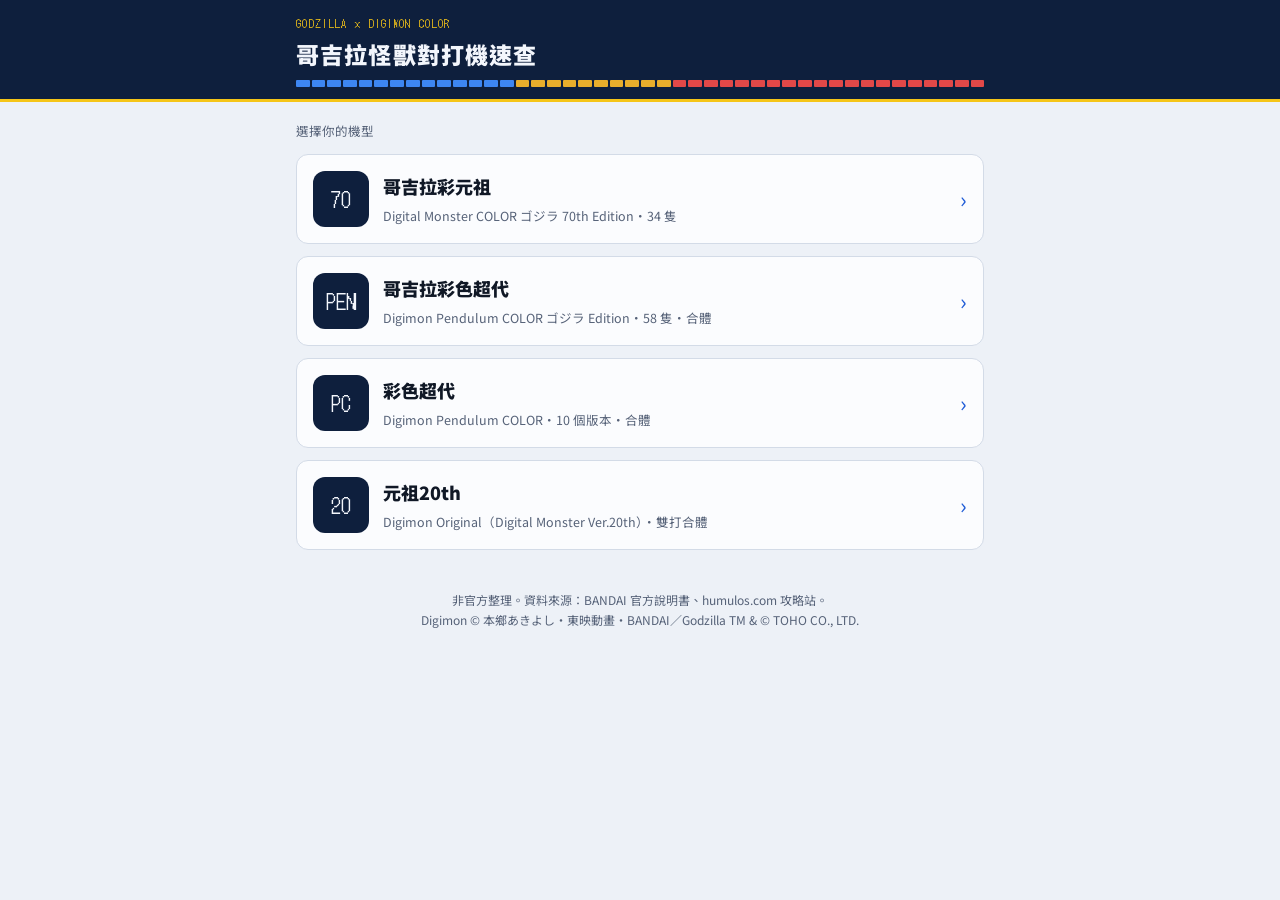
<file: docs/index.html>
<!doctype html>
<html lang="zh-Hant">
<head>
<meta charset="utf-8">
<meta name="viewport" content="width=device-width,initial-scale=1,viewport-fit=cover">
<title>哥吉拉怪獸對打機速查</title>
<meta name="theme-color" content="#0E1F3D">
<link rel="manifest" href="manifest.webmanifest">
<link rel="icon" href="icon-192.png">
<link rel="apple-touch-icon" href="apple-touch-icon.png">
<meta name="apple-mobile-web-app-capable" content="yes">
<meta name="mobile-web-app-capable" content="yes">
<meta name="apple-mobile-web-app-title" content="Digivice">
<link rel="preconnect" href="https://fonts.googleapis.com">
<link rel="preconnect" href="https://fonts.gstatic.com" crossorigin>
<link rel="stylesheet" href="https://fonts.googleapis.com/css2?family=DotGothic16&family=Noto+Sans+TC:wght@400;700;900&display=swap">
<link rel="stylesheet" href="app.css">
<style>
.pick{display:grid;gap:12px;padding-block:18px 40px}
.dev{display:grid;grid-template-columns:56px 1fr auto;gap:4px 14px;align-items:center;background:var(--surface);border:1px solid var(--line);border-radius:12px;padding:16px;text-decoration:none;color:var(--ink)}
.dev:hover{border-color:var(--accent)}
.dev .ic{grid-row:1/3;width:56px;height:56px;border-radius:12px;background:var(--lcd);display:grid;place-items:center;font:20px var(--f-dot);color:var(--lcd-ink)}
.dev b{font-size:18px;font-weight:900}
.dev small{grid-column:2;color:var(--sub);font-size:12.5px}
.dev .go{grid-row:1/3;grid-column:3;color:var(--accent);font-size:22px}
.dev .gm{display:flex;gap:2px;height:5px;width:44px}
.dev .gm i{flex:1;border-radius:1px}
.last{font-size:12.5px;color:var(--sub);margin:0}
</style>
</head>
<body>
<header class="band">
  <div class="wrap band-in">
    <p class="mark">GODZILLA × DIGIMON COLOR</p>
    <h1>哥吉拉怪獸對打機速查</h1>
    <div class="gmeter" aria-hidden="true"><i class="b"></i><i class="b"></i><i class="b"></i><i class="b"></i><i class="b"></i><i class="b"></i><i class="b"></i><i class="b"></i><i class="b"></i><i class="b"></i><i class="b"></i><i class="b"></i><i class="b"></i><i class="b"></i><i class="y"></i><i class="y"></i><i class="y"></i><i class="y"></i><i class="y"></i><i class="y"></i><i class="y"></i><i class="y"></i><i class="y"></i><i class="y"></i><i class="r"></i><i class="r"></i><i class="r"></i><i class="r"></i><i class="r"></i><i class="r"></i><i class="r"></i><i class="r"></i><i class="r"></i><i class="r"></i><i class="r"></i><i class="r"></i><i class="r"></i><i class="r"></i><i class="r"></i><i class="r"></i><i class="r"></i><i class="r"></i><i class="r"></i><i class="r"></i></div>
  </div>
</header>
<main class="wrap pick">
  <p class="last" id="last">選擇你的機型</p>
  <a class="dev" href="dmgz.html" data-dev="gz70">
    <span class="ic">70</span>
    <b>哥吉拉彩元祖</b>
    <small>Digital Monster COLOR ゴジラ 70th Edition・34 隻</small>
    <span class="go" aria-hidden="true">›</span>
  </a>
  <a class="dev" href="pengz.html" data-dev="pengz">
    <span class="ic">PEN</span>
    <b>哥吉拉彩色超代</b>
    <small>Digimon Pendulum COLOR ゴジラ Edition・58 隻・合體</small>
    <span class="go" aria-hidden="true">›</span>
  </a>
  <a class="dev" href="penc.html" data-dev="penc">
    <span class="ic">PC</span>
    <b>彩色超代</b>
    <small>Digimon Pendulum COLOR・10 個版本・合體</small>
    <span class="go" aria-hidden="true">›</span>
  </a>
  <a class="dev" href="dm20.html" data-dev="dm20">
    <span class="ic">20</span>
    <b>元祖20th</b>
    <small>Digimon Original（Digital Monster Ver.20th）・雙打合體</small>
    <span class="go" aria-hidden="true">›</span>
  </a>
  <footer>非官方整理。資料來源：BANDAI 官方說明書、humulos.com 攻略站。<br>Digimon © 本鄉あきよし・東映動畫・BANDAI／Godzilla TM &amp; © TOHO CO., LTD.</footer>
</main>
<script>
document.querySelectorAll('.dev').forEach(a => a.addEventListener('click', () => { try { localStorage.setItem('gzhub.last', a.getAttribute('href')); } catch (e) {} }));
try {
  const last = localStorage.getItem('gzhub.last');
  const a = last && document.querySelector('.dev[href="' + last + '"]');
  if (a) { document.getElementById('last').textContent = '上次使用：' + a.querySelector('b').textContent; a.style.borderColor = 'var(--accent)'; }
} catch (e) {}
if ('serviceWorker' in navigator && /^https?:$/.test(location.protocol) && !/claude\.ai|claudeusercontent/.test(location.hostname)) navigator.serviceWorker.register('sw.js').catch(() => {});
</script>
</body>
</html>
</file>
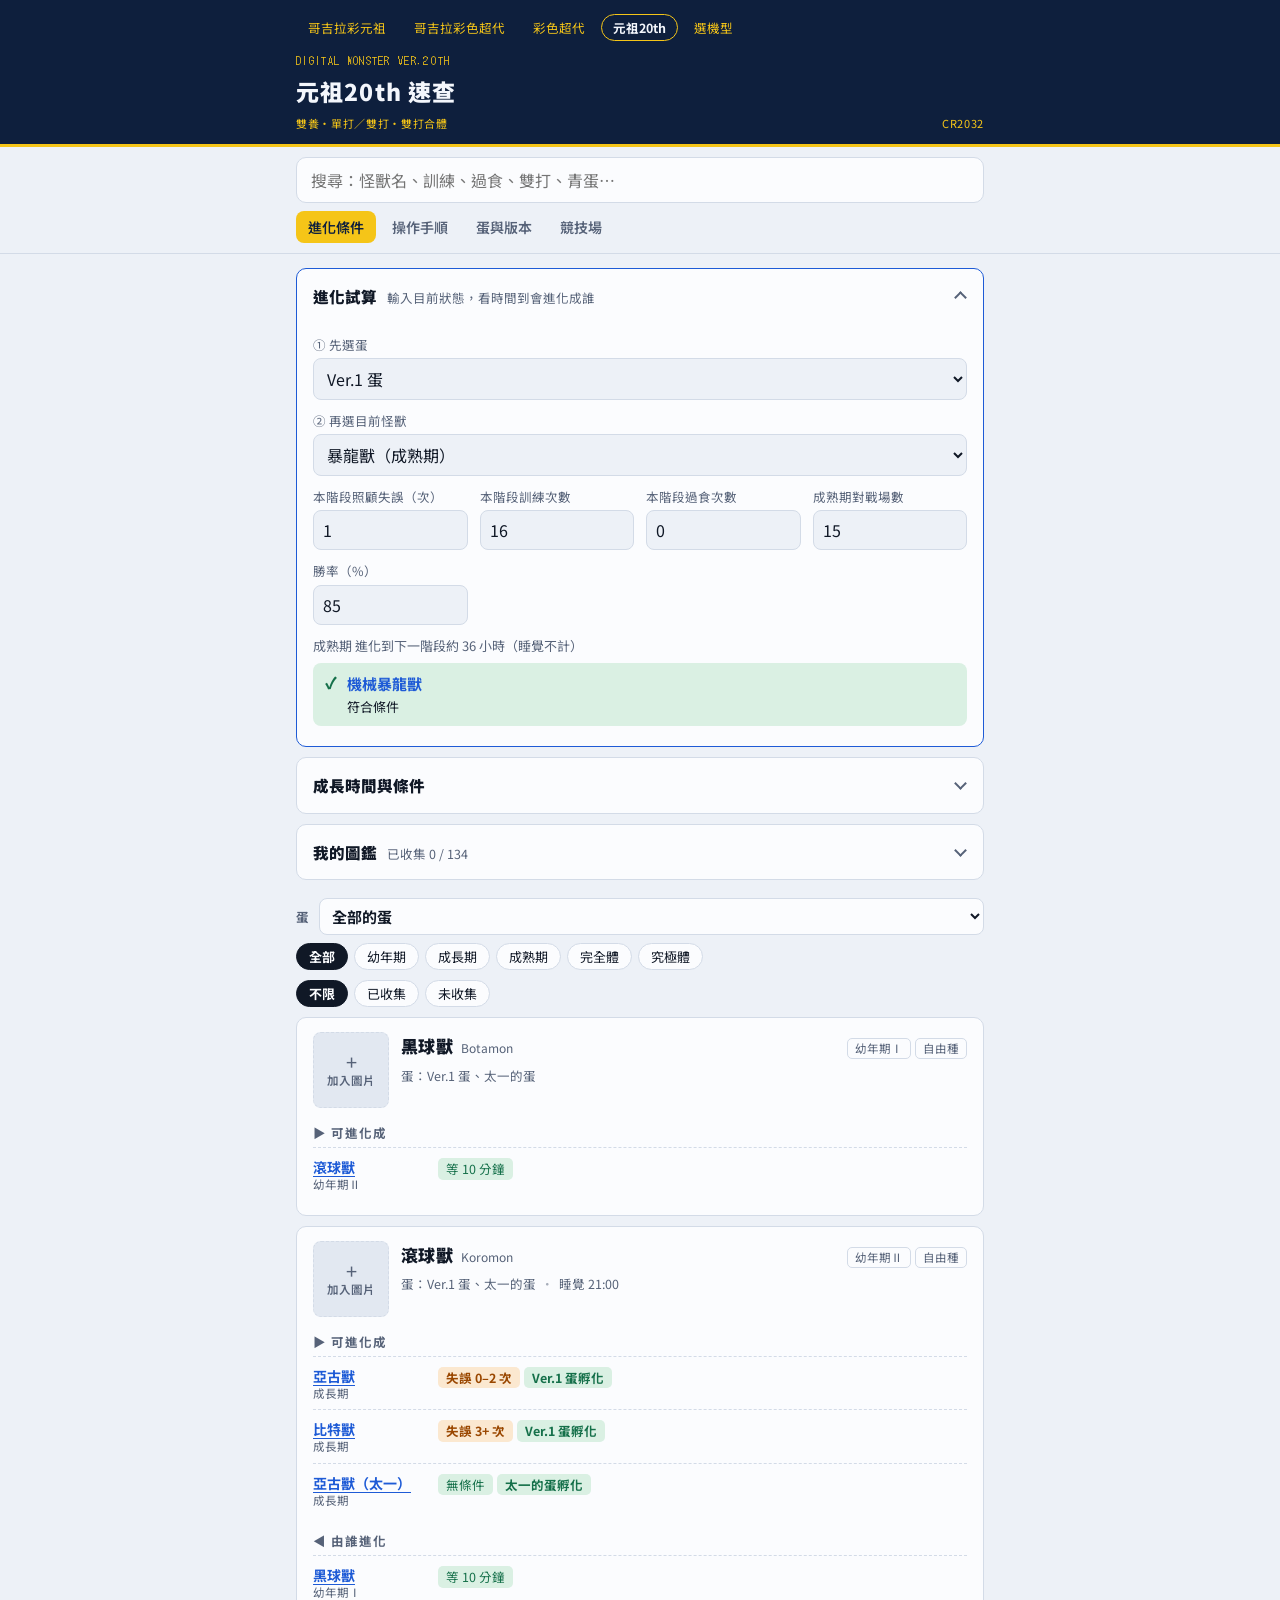
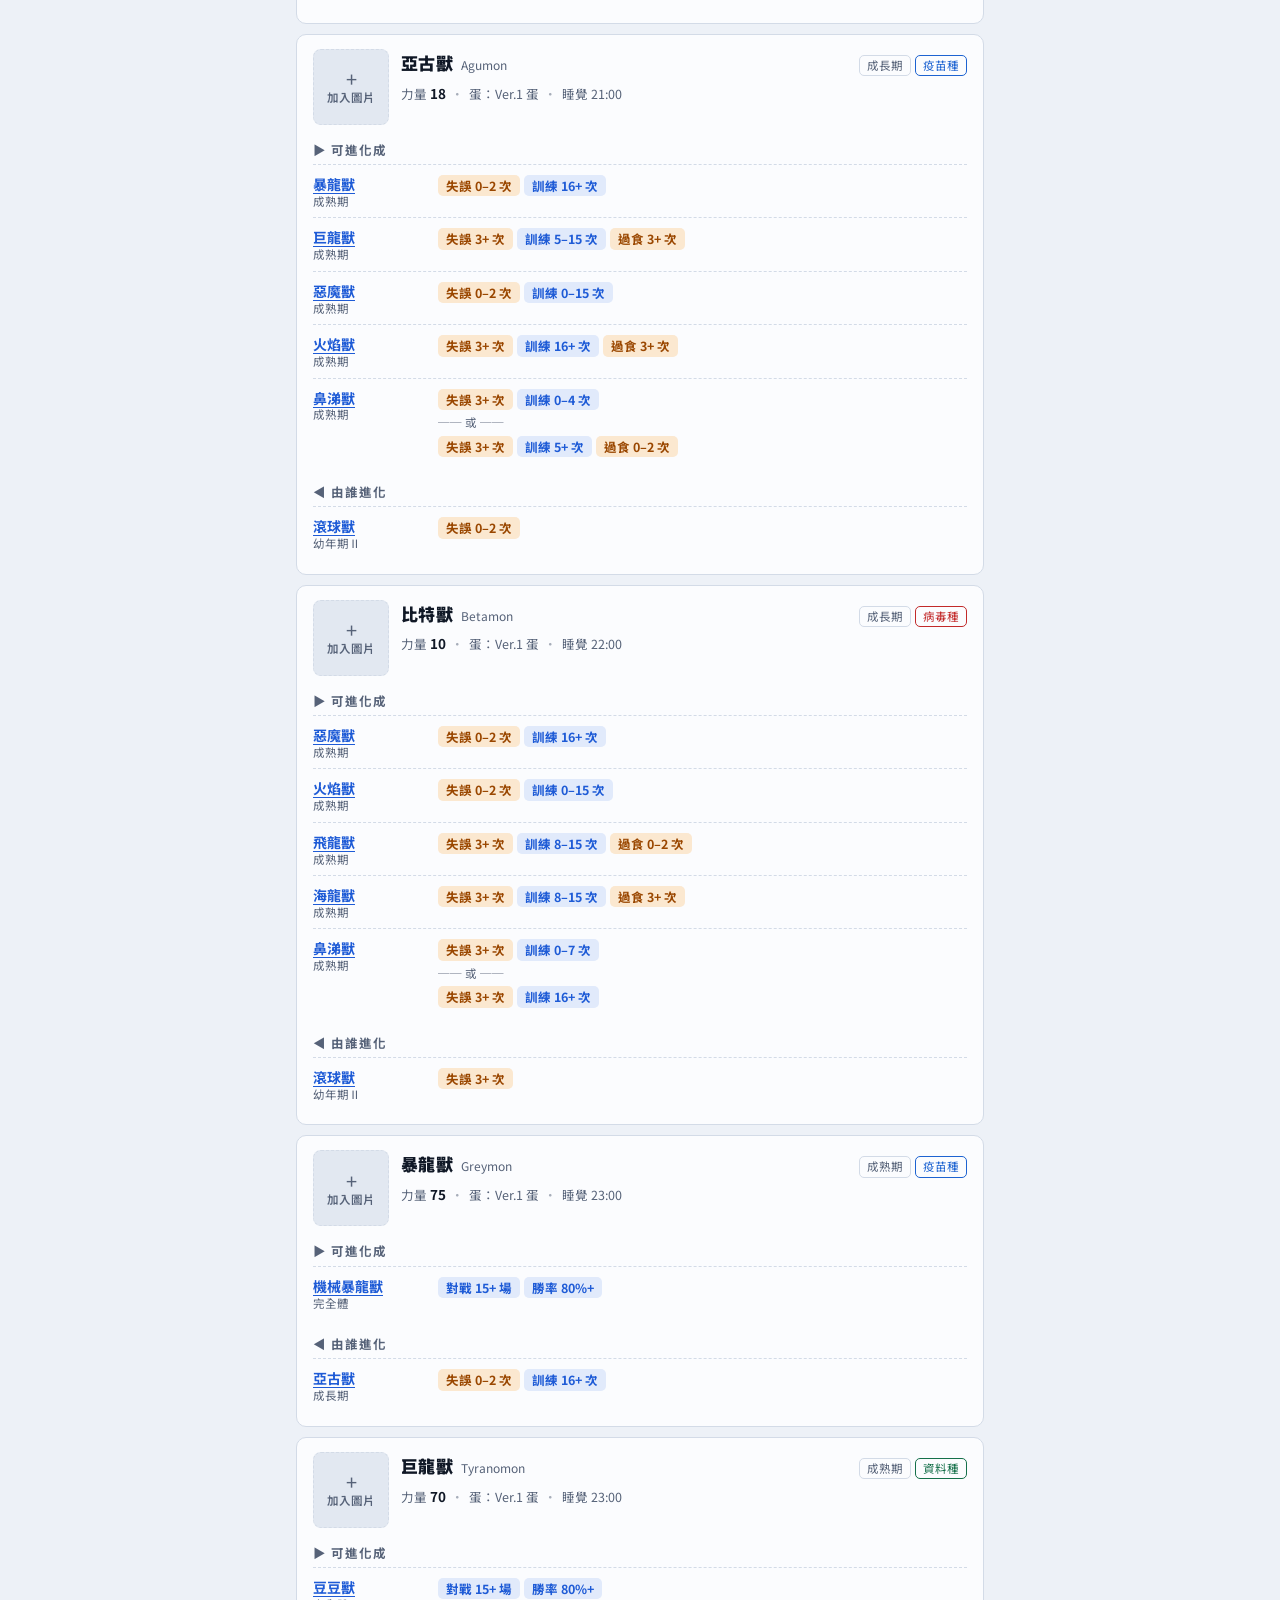
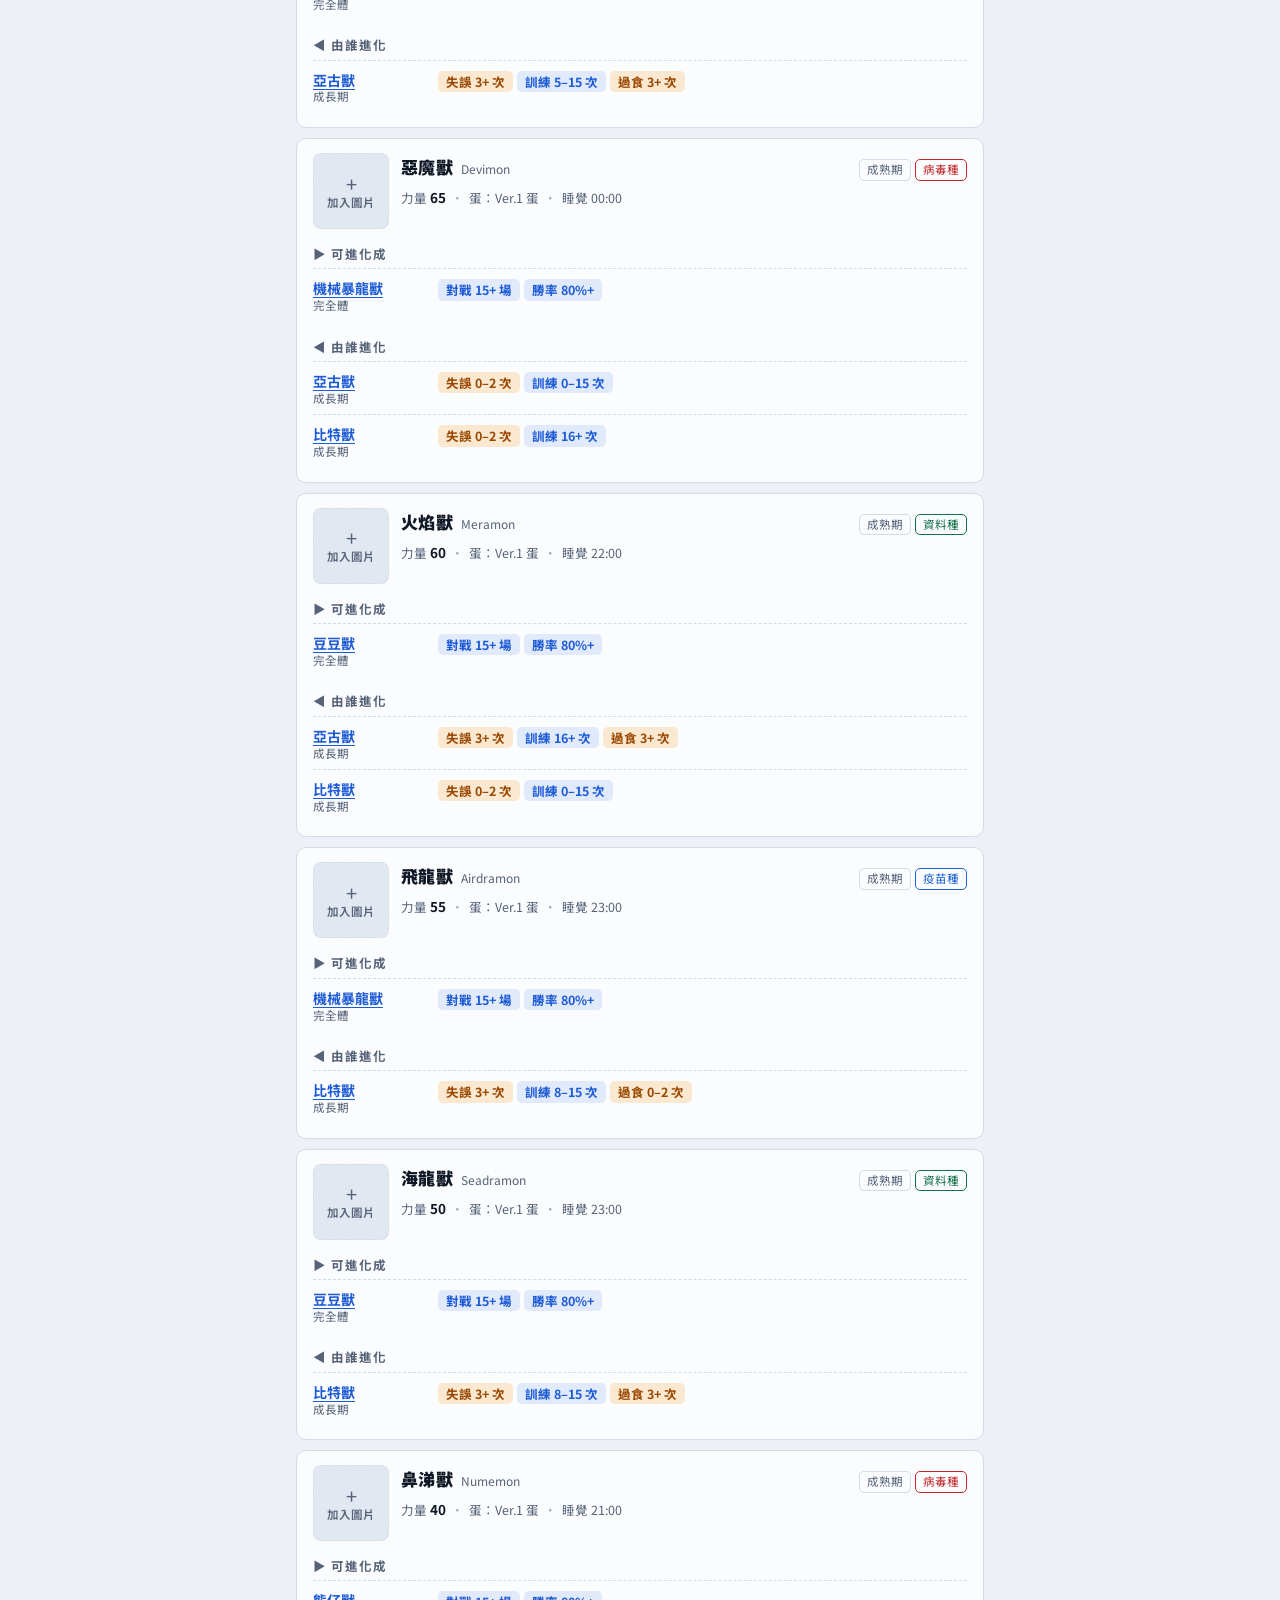
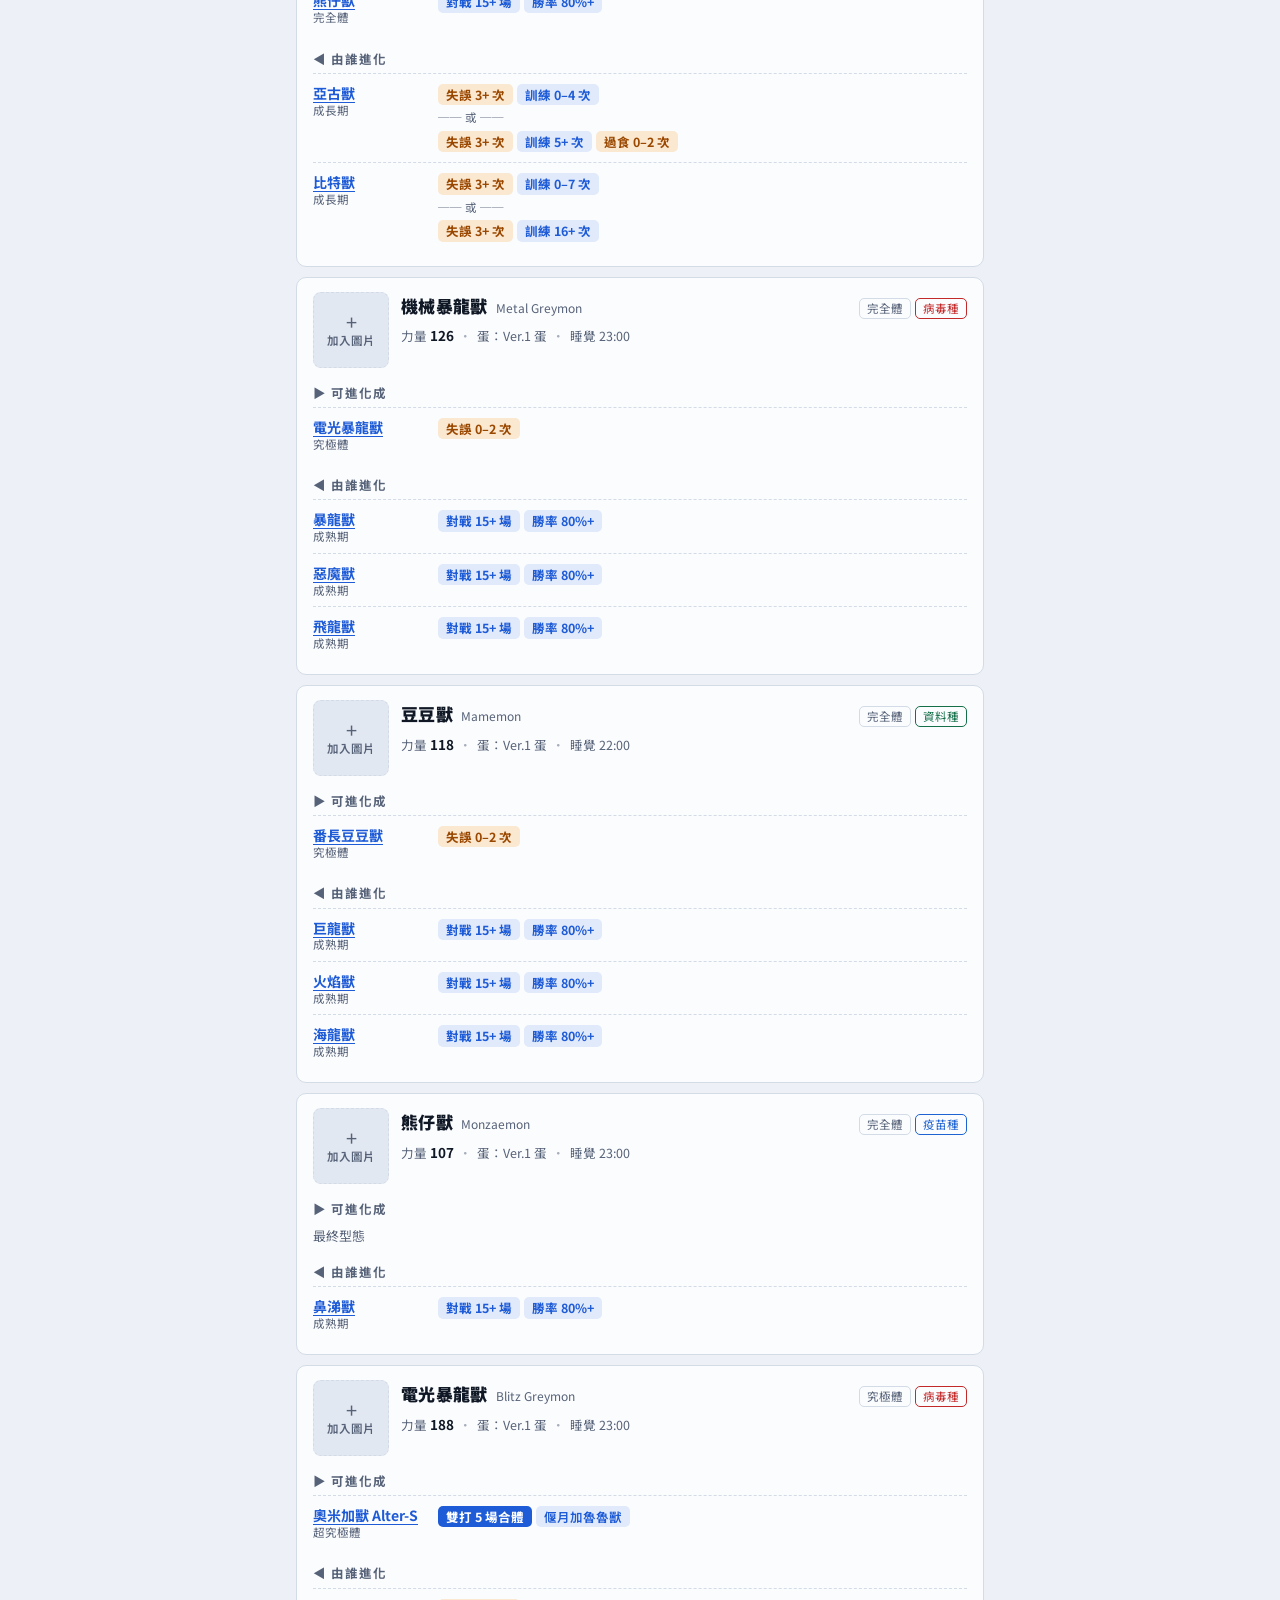
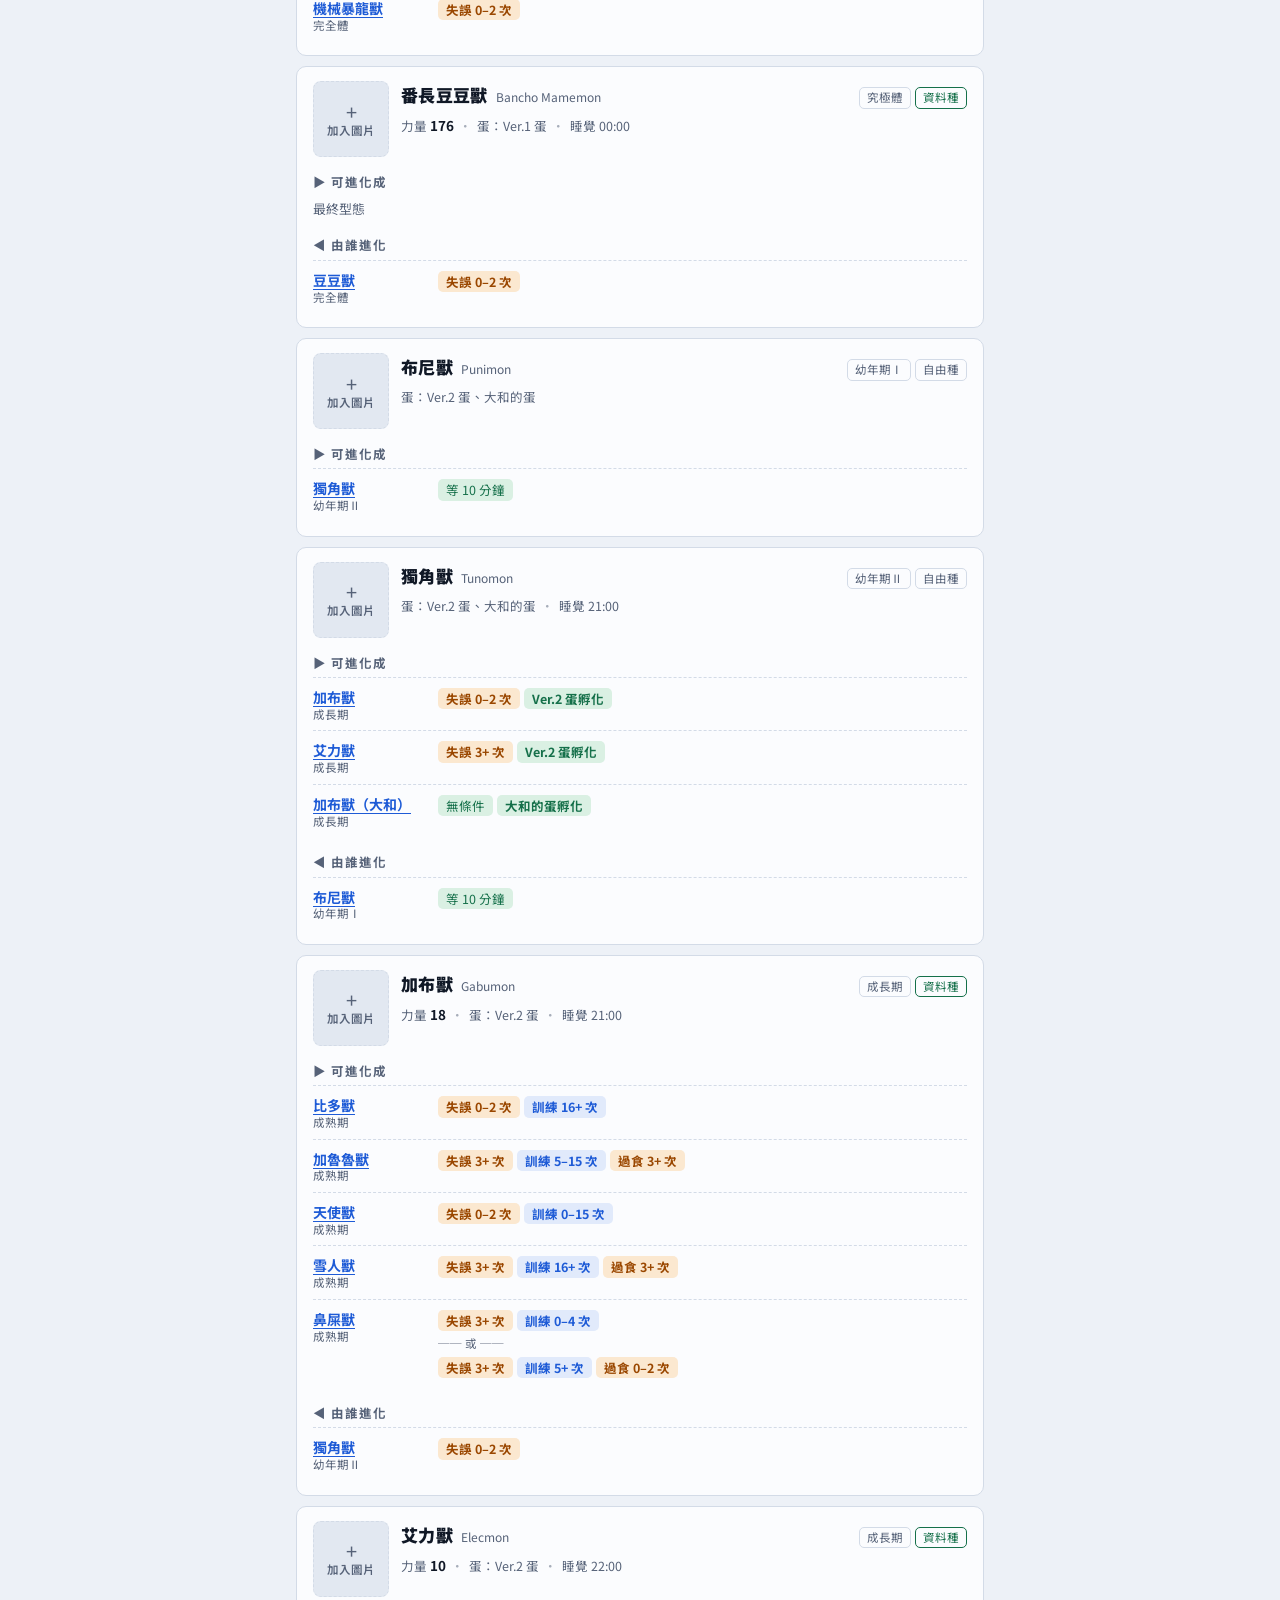
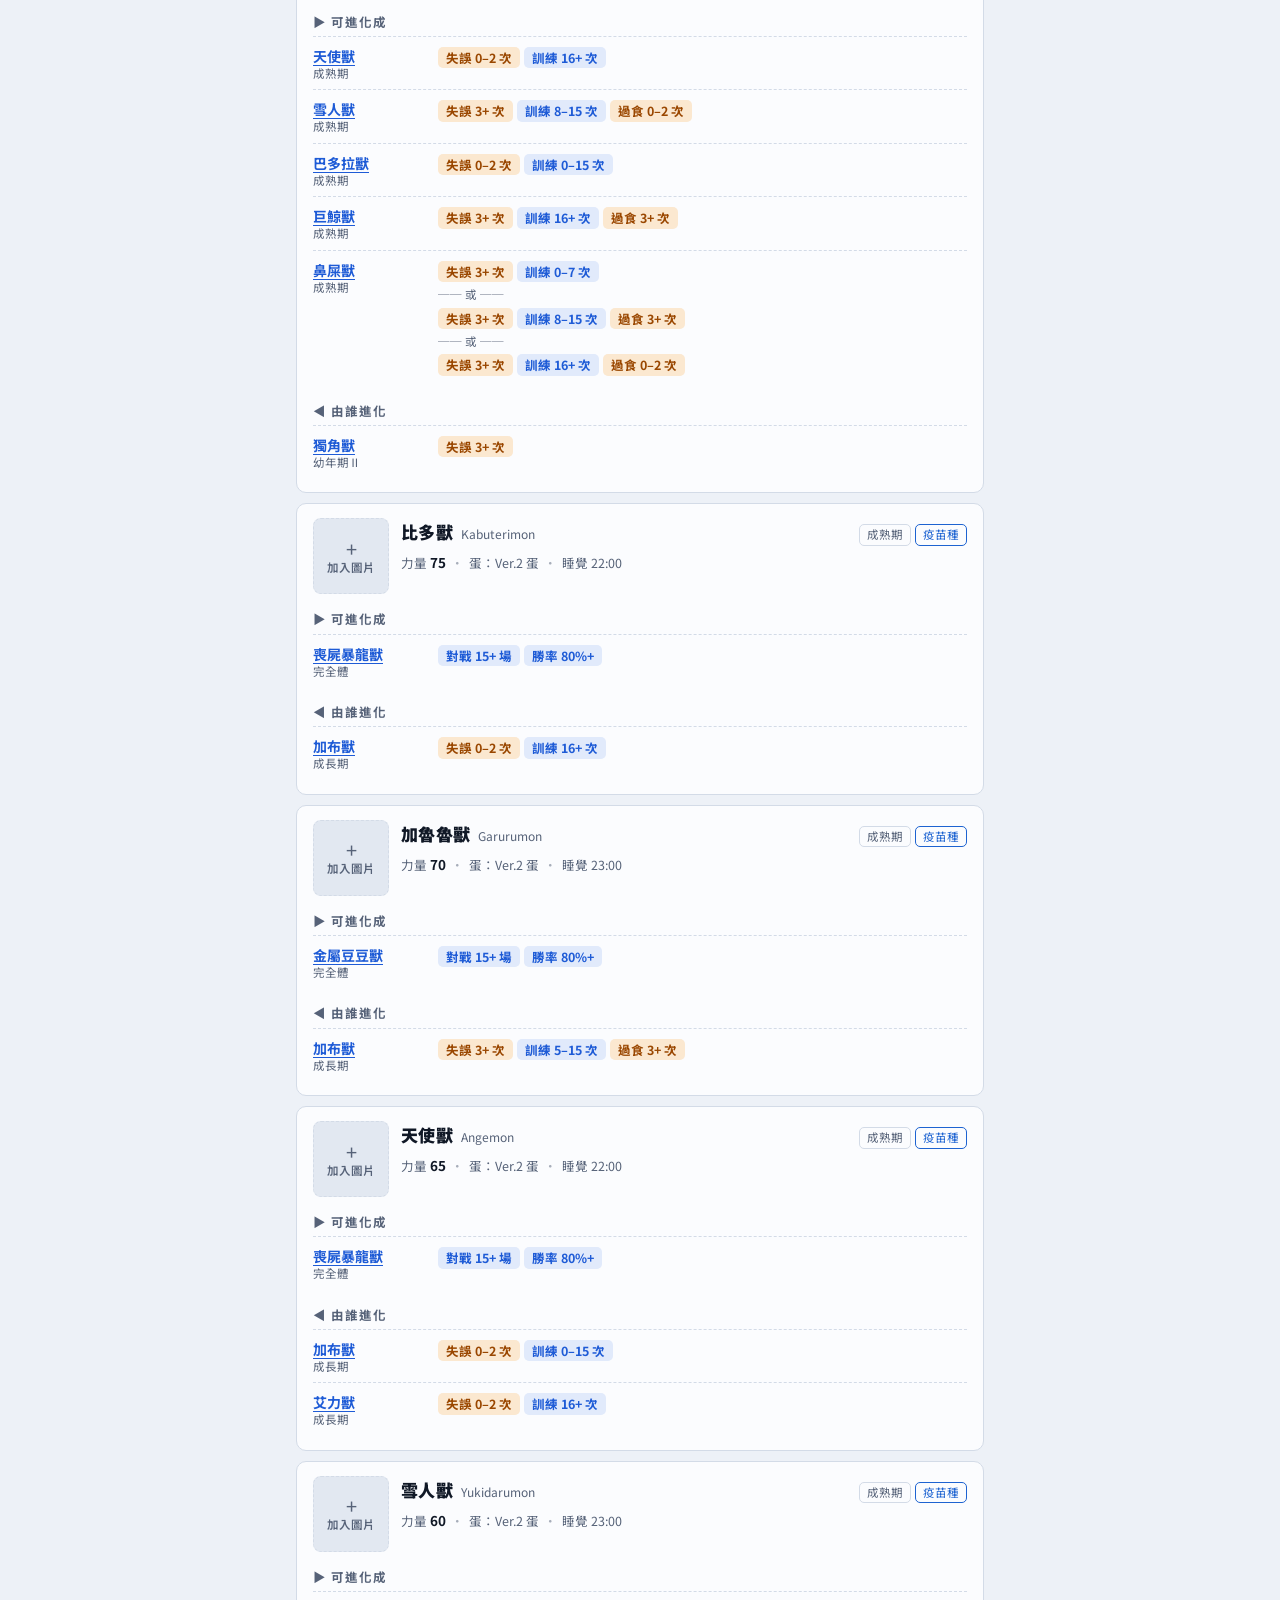
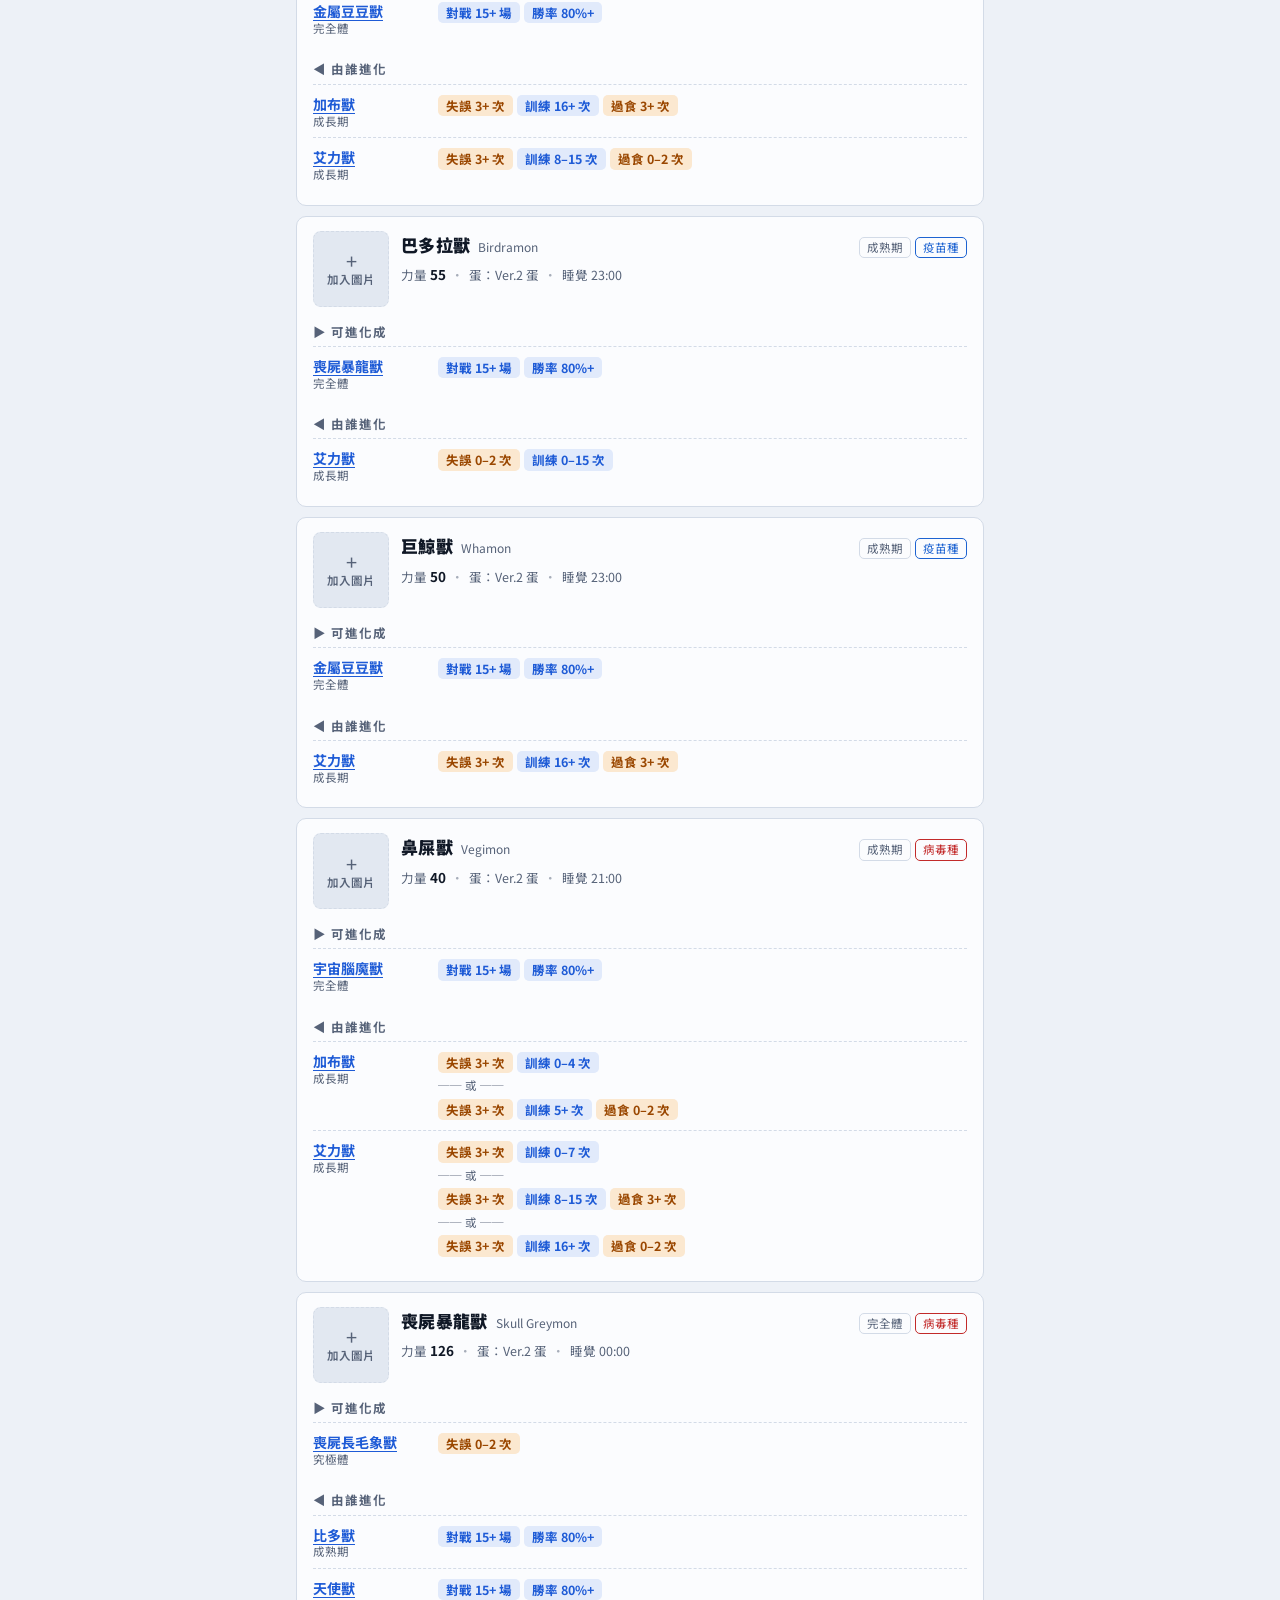
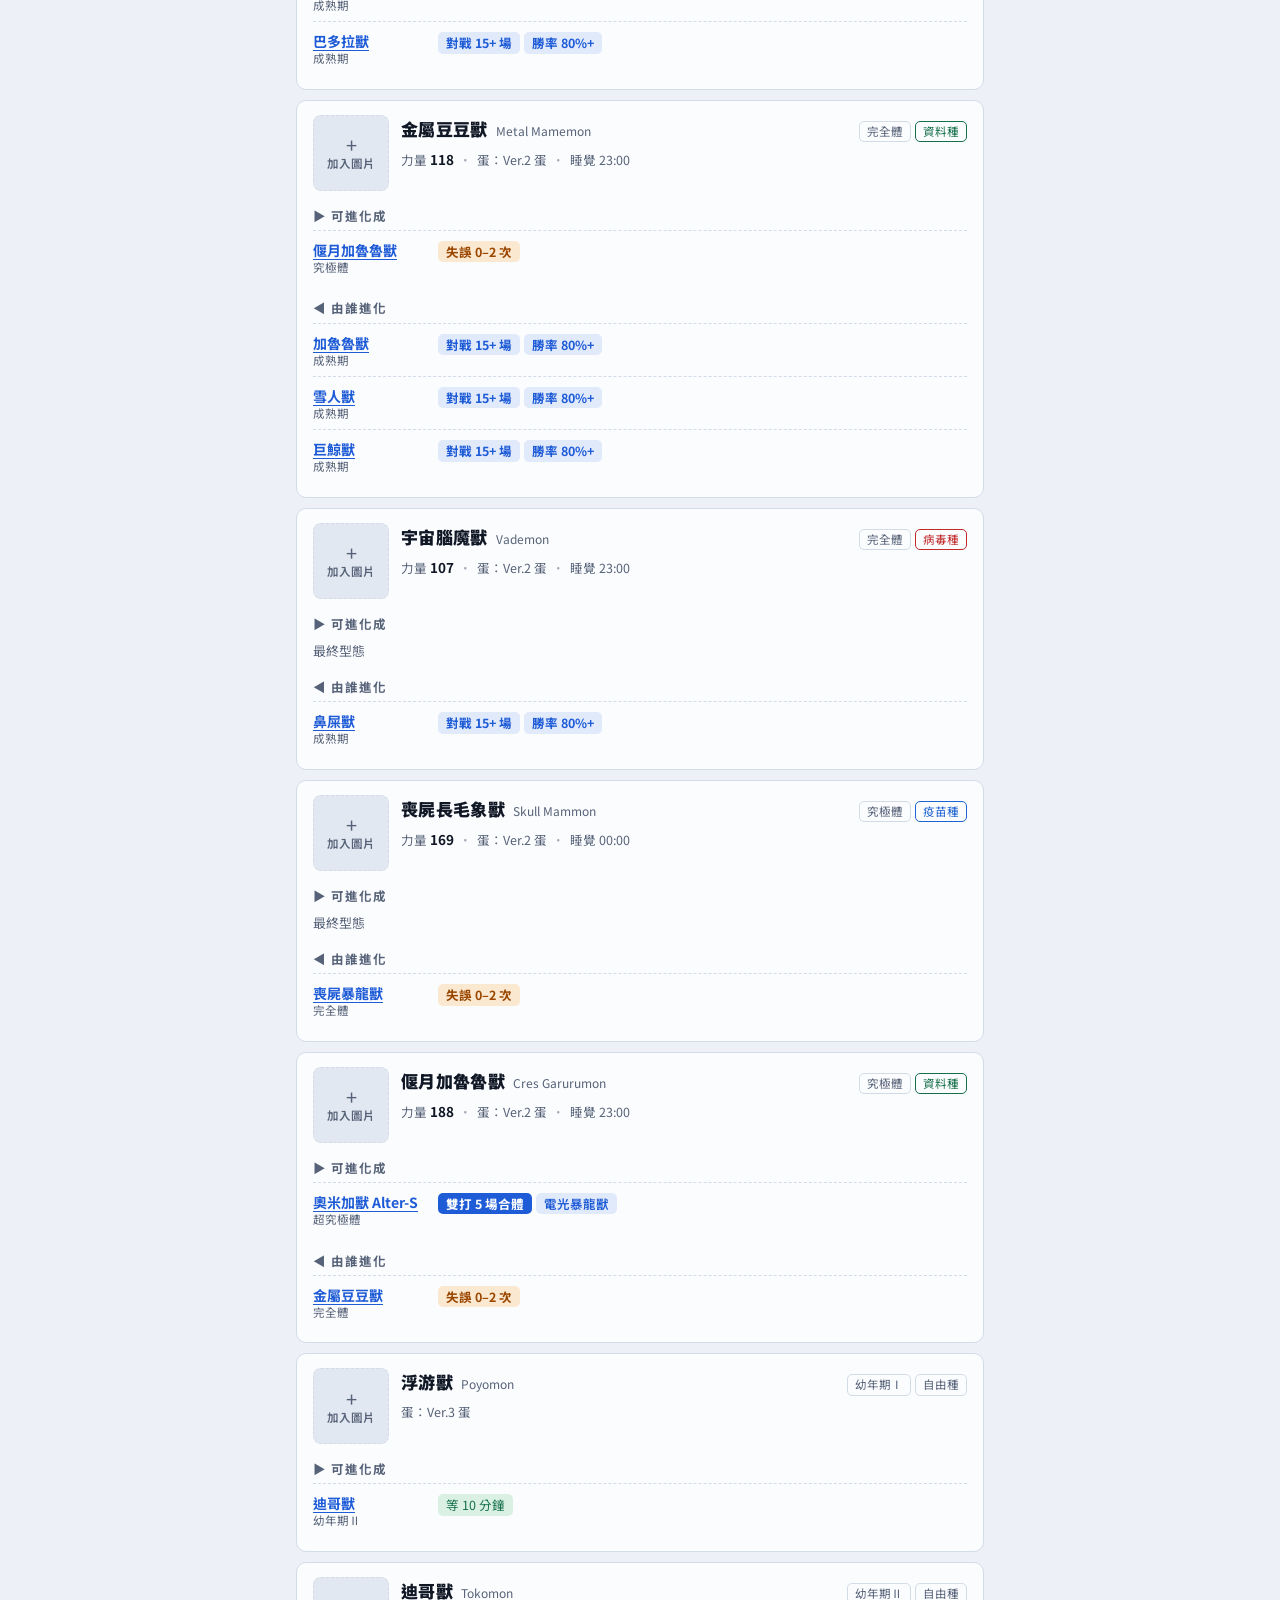
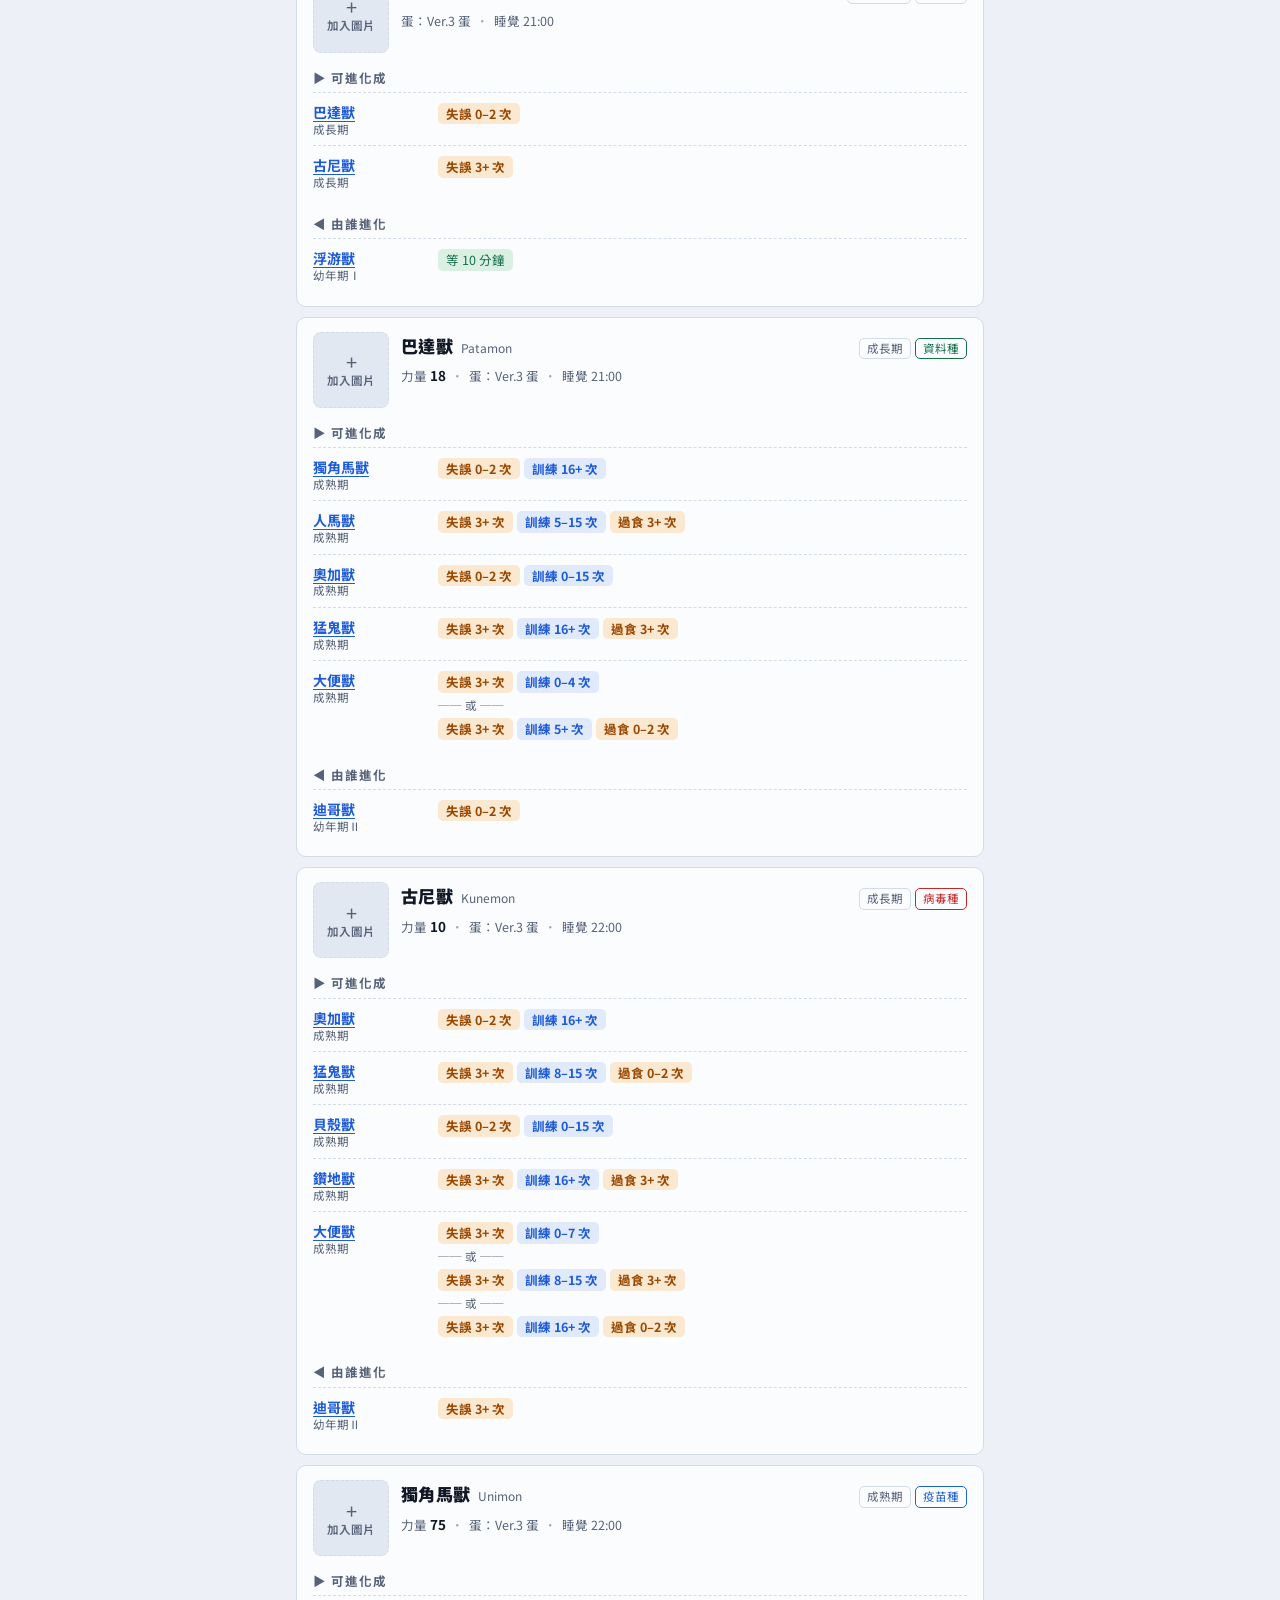
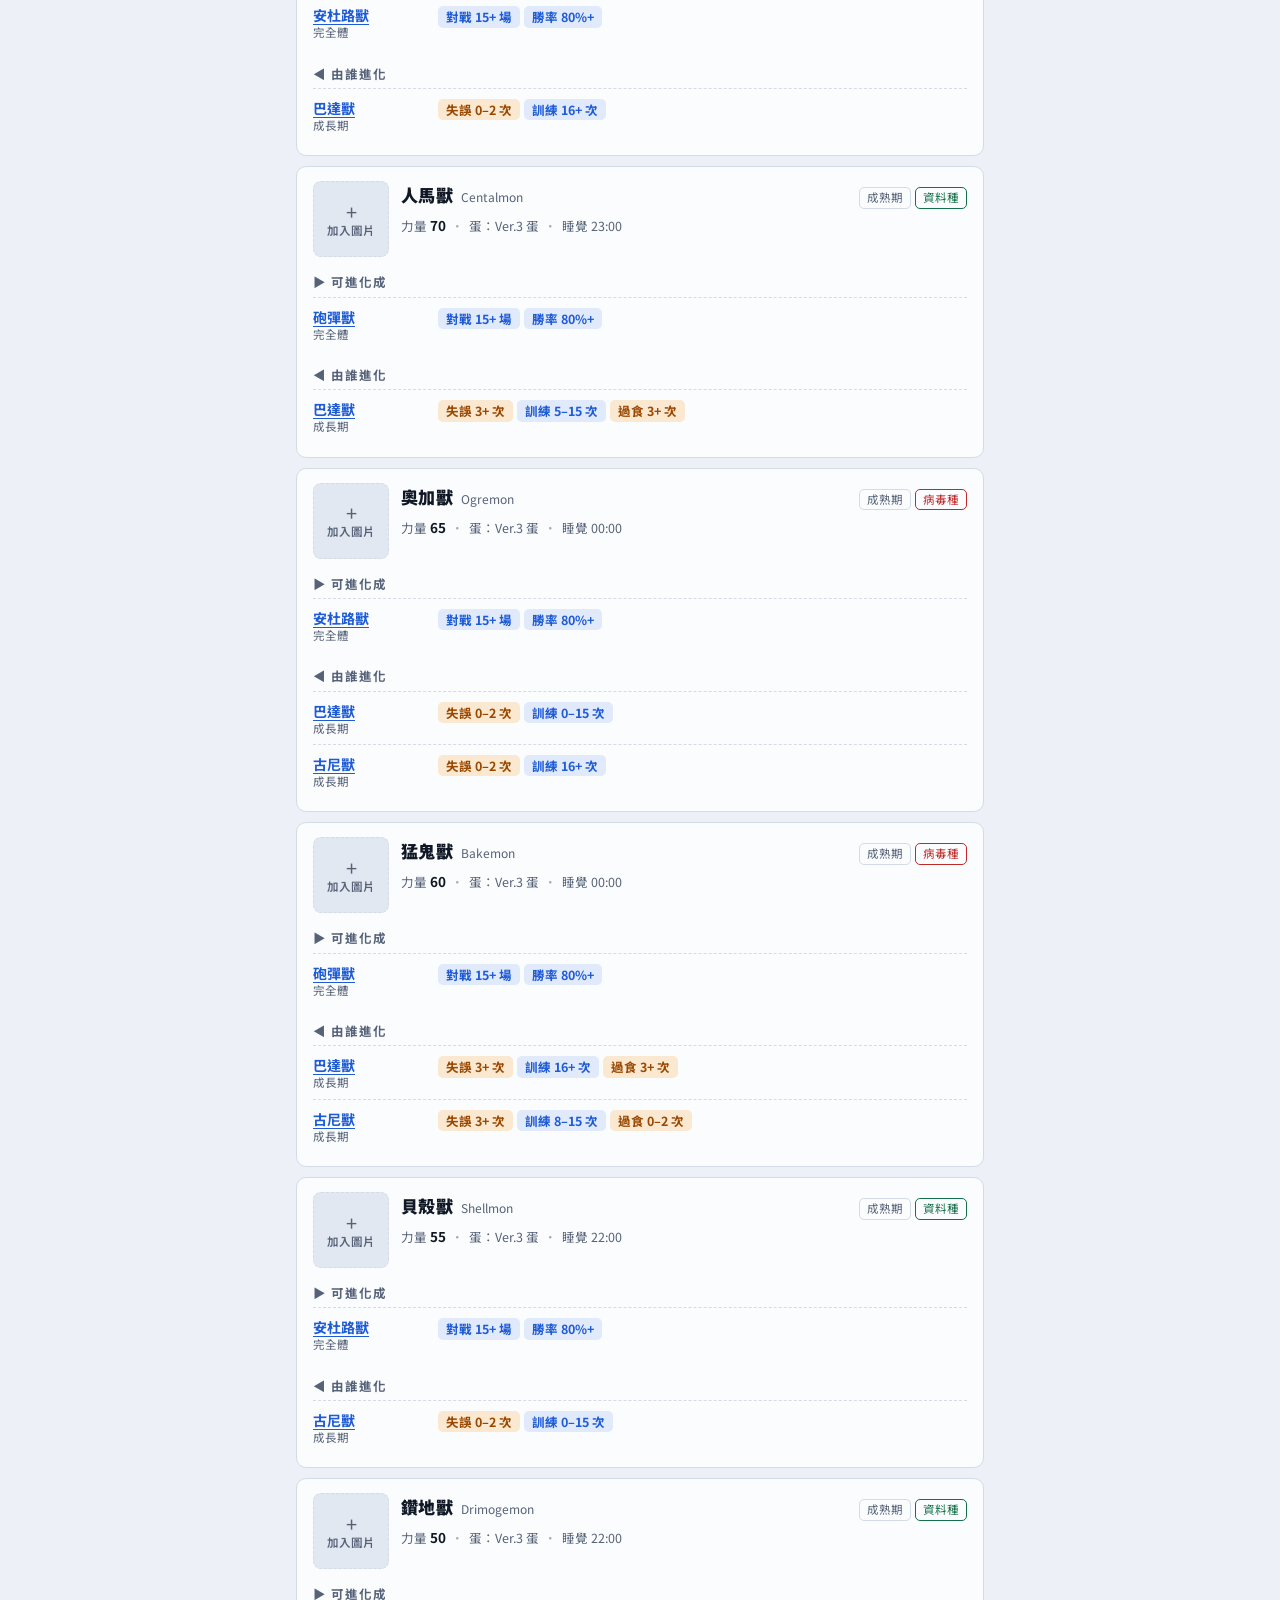
<file: docs/dm20.html>
<!doctype html>
<html lang="zh-Hant">
<head>
<meta charset="utf-8">
<meta name="viewport" content="width=device-width,initial-scale=1,viewport-fit=cover">
<title>元祖20th 速查</title>
<meta name="description" content="Digimon Original（Digital Monster Ver.20th）中文攻略速查（可離線）">
<meta name="theme-color" content="#0E1F3D">
<link rel="manifest" href="manifest.webmanifest">
<link rel="icon" href="icon-192.png">
<link rel="apple-touch-icon" href="apple-touch-icon.png">
<meta name="apple-mobile-web-app-capable" content="yes">
<meta name="mobile-web-app-capable" content="yes">
<meta name="apple-mobile-web-app-title" content="Digivice">
<link rel="preconnect" href="https://fonts.googleapis.com">
<link rel="preconnect" href="https://fonts.gstatic.com" crossorigin>
<link rel="stylesheet" href="https://fonts.googleapis.com/css2?family=DotGothic16&family=Noto+Sans+TC:wght@400;700;900&display=swap">
<link rel="stylesheet" href="app.css">
</head>
<body>
<header class="band">
  <div class="wrap band-in">
    <nav class="devsw" aria-label="切換機型"><a href="dmgz.html">哥吉拉彩元祖</a><a href="pengz.html">哥吉拉彩色超代</a><a href="penc.html">彩色超代</a><a href="dm20.html" aria-current="page">元祖20th</a><a href="index.html">選機型</a></nav>
    <p class="mark">DIGITAL MONSTER VER.20TH</p>
    <h1>元祖20th 速查</h1>
    <div class="gcap" aria-hidden="true"><span>雙養・單打／雙打・雙打合體</span><span>CR2032</span></div>
  </div>
</header>
<div class="top">
  <div class="wrap">
    <div class="search">
      <input id="q" type="search" placeholder="搜尋：怪獸名、訓練、過食、雙打、青蛋…" autocomplete="off" enterkeyhint="search">
      <button id="qclear" type="button" aria-label="清除" hidden>×</button>
    </div>
    <nav class="tabs" role="tablist">
      <button data-tab="t-evo" role="tab">進化條件</button>
      <button data-tab="t-op" role="tab">操作手順</button>
      <button data-tab="t-egg" role="tab">蛋與版本</button>
      <button data-tab="t-colo" role="tab">競技場</button>
    </nav>
  </div>
</div>

<main class="wrap">
<div id="noresult" hidden>找不到符合的內容，換個關鍵字試試</div>

<!-- ================= 進化條件 ================= -->
<section class="panel" id="t-evo">
  <h2 class="ptitle">進化條件</h2>

  <details class="card tool si" id="evoTool" open data-sonly data-alias="進化試算 模擬 計算 判斷 會進化成誰">
    <summary>進化試算 <span class="hint">輸入目前狀態，看時間到會進化成誰</span></summary>
    <div class="form">
      <label class="full">① 先選蛋<select id="et-egg"></select></label>
      <label class="full">② 再選目前怪獸<select id="et-cur"></select></label>
      <label>本階段照顧失誤（次）<input id="et-cm" type="number" min="0" max="30" inputmode="numeric" value="0"></label>
      <label>本階段訓練次數<input id="et-tr" type="number" min="0" max="99" inputmode="numeric" value="0"></label>
      <label>本階段過食次數<input id="et-of" type="number" min="0" max="20" inputmode="numeric" value="0"></label>
      <label class="bt-f">成熟期對戰場數<input id="et-bt" type="number" min="0" inputmode="numeric" value="15"></label>
      <label class="bt-f">勝率（%）<input id="et-win" type="number" min="0" max="100" inputmode="numeric" value="100"></label>
      <label class="life-f" hidden>完全體期間對戰場數<input id="et-life" type="number" min="0" inputmode="numeric" value="0"></label>
    </div>
    <div id="et-out"></div>
  </details>

  <details class="card si" data-alias="成長時間 條件解說 失誤 訓練 努力 滿腹 過食 睡眠妨礙 勝率 雙打合體 M E O Z">
    <summary>成長時間與條件</summary>
    <p class="small sub">20th、美版進化所需時間不包含數碼獸睡覺的時間。</p>
    <div class="tw"><table>
      <tr><th>階段</th><th>時間</th><th>條件</th></tr>
      <tr><td>幼年期Ⅱ</td><td>10 分鐘</td><td>—</td></tr>
      <tr><td>成長期</td><td class="wrap-cell">6 小時（20th、美版）<br>12 小時（復刻版）</td><td class="wrap-cell">M：失誤</td></tr>
      <tr><td>成熟期</td><td>24 小時</td><td class="wrap-cell">M：失誤<br>E：訓練<br>O：滿腹<br>Z：睡眠妨礙</td></tr>
      <tr><td>完全體</td><td>36 小時</td><td class="wrap-cell">15 場以上勝率</td></tr>
      <tr><td>究極體</td><td>48 小時</td><td class="wrap-cell">M：失誤</td></tr>
      <tr><td>合體進化</td><td>—</td><td class="wrap-cell">指定的數碼獸<br>雙人對戰 5 場勝利</td></tr>
    </table></div>

    <h4>條件解說</h4>
    <div class="tw"><table>
      <tr><th>條件</th><th>解說</th></tr>
      <tr><td>M：失誤</td><td class="wrap-cell"><b>空腹、虛弱、睡眠呼叫</b>時，在呼叫圖示消失前餵食、訓練、蓋被，沒有的話<b>失誤次數 +1</b>。「+」為以上、「-」為以下。<br>例：M3+＝失誤 3 次以上、M2-＝失誤 2 次以下。</td></tr>
      <tr><td>E：訓練</td><td class="wrap-cell">訓練次數會顯示成努力值（心數）：<br>訓練 <b>4～7</b> 次：1 心<br>訓練 <b>8～11</b> 次：2 心<br>訓練 <b>12～15</b> 次：3 心<br>訓練 <b>16 次以上</b>：4 心<br>例：E16+＝訓練 16 次以上、E15-＝訓練 15 次以下。</td></tr>
      <tr><td>O：滿腹</td><td class="wrap-cell">餵食到<b>搖頭拒食</b>的次數；數碼獸大便一顆後可以再次餵食。<br>例：O3+＝滿腹 3 次以上、O2-＝滿腹 2 次以下。<br><span class="sub">只在成長期失誤 3 次以上時才有影響。</span></td></tr>
      <tr><td>Z：睡眠妨礙</td><td class="wrap-cell">資料集列為成熟期的條件之一。</td></tr>
      <tr><td>15 場以上勝率</td><td class="wrap-cell">成熟期對戰 15 場以上的勝率會影響進化機率，見下表。</td></tr>
    </table></div>

    <h4>15 場以上勝率 → 進化機率</h4>
    <div class="tw"><table>
      <tr><th>勝率</th><th>進化機率</th></tr>
      <tr><td>39% 以下</td><td>0%</td></tr>
      <tr><td>40～69%</td><td>25%</td></tr>
      <tr><td>70～79%</td><td>50%</td></tr>
      <tr><td>80% 以上</td><td>100%</td></tr>
    </table></div>
    <p class="small">要在<b>成熟期</b>打滿 15 場，成長期打的不算。單打、雙打、通信、競技場都算，雙打時兩隻都算。</p>

    <h4>究極體以上</h4>
    <ul class="small">
      <li>只有特定完全體會進化到究極體；失誤太多（超過 4 次）在進化時會死亡。</li>
      <li><b>合體進化</b>：兩隻指定的究極體一起雙人對戰 <b>5 場</b>，第 5 場打完立刻合體成超究極體。另一隻可以是複製怪。如果兩隻都是自己養的，合體後會空出一格可以孵新蛋。</li>
      <li><b>對戰 100 場</b>：翼龍獸、地龍獸在完全體期間失誤 3–4 次、對戰 100 場以上，會變成戰鬥暴龍獸／鋼鐵加魯魯獸（日版 A、B 版與復刻版不行）。</li>
    </ul>

    <h4>進化後</h4>
    <p class="small">只保留戰績；照顧失誤、努力、受傷次數都會重置。</p>
  </details>

  <details class="card si" id="dex" data-sonly data-alias="我的圖鑑 收集 圖片 照片 相簿">
    <summary>我的圖鑑 <span class="hint" id="dexCount">0 / 0</span></summary>
    <div class="dex-bar"><span id="dexBar" style="width:0%"></span></div>
    <p class="small sub">點空格從相簿選圖；圖片只存在這支手機的瀏覽器裡，清除瀏覽器資料會一起刪掉。</p>
    <div class="dex-grid" id="dexGrid"></div>
  </details>

  <div class="verbar" style="margin-top:18px"><label for="eggSel">蛋</label><select id="eggSel"></select></div>
  <div class="filters" id="stageFilter" style="margin-top:8px">
    <button data-st="all" class="on">全部</button>
    <button data-st="baby">幼年期</button>
    <button data-st="III">成長期</button>
    <button data-st="IV">成熟期</button>
    <button data-st="V">完全體</button>
    <button data-st="VI">究極體</button>
  </div>
  <div class="filters" id="collFilter" style="margin-top:0">
    <button data-coll="all" class="on">不限</button>
    <button data-coll="have">已收集</button>
    <button data-coll="need">未收集</button>
  </div>
  <div id="monList"></div>
</section>

<!-- ================= 操作手順 ================= -->
<section class="panel" id="t-op" hidden>
  <h2 class="ptitle">操作手順</h2>

  <details class="card si" open>
    <summary>按鍵速查</summary>
    <p>螢幕右側由上到下是 <span class="key">A</span> <span class="key">B</span> <span class="key">C</span>。</p>
    <div class="tw"><table>
      <tr><th>操作</th><th>效果</th></tr>
      <tr><td><span class="key">A</span></td><td class="wrap-cell">切換選擇圖示／選項</td></tr>
      <tr><td><span class="key">B</span></td><td class="wrap-cell">決定；主畫面（沒選圖示）按 B＝看時鐘</td></tr>
      <tr><td><span class="key">C</span></td><td class="wrap-cell">取消／返回；主畫面按 C＝切換畫面上顯示哪一隻（養兩隻時）</td></tr>
      <tr><td><span class="key">A</span>+<span class="key">C</span>（主畫面）</td><td class="wrap-cell">聲音開／關</td></tr>
      <tr><td><span class="key">A</span>+<span class="key">C</span>（時鐘畫面）</td><td class="wrap-cell">修改時間（不會加快成長）</td></tr>
      <tr><td><span class="key">A</span>+<span class="key">B</span>（？蛋或墳墓畫面）</td><td class="wrap-cell">選蛋：A 切換、B 決定</td></tr>
      <tr><td>重置孔</td><td class="wrap-cell">LOAD 接續；RESET 會<b>全部刪除</b></td></tr>
    </table></div>
    <p class="small">電池是 CR2032，每分鐘自動存檔。換完電池選 LOAD 接續。</p>
  </details>

  <details class="card si">
    <summary>開始養・第二顆蛋</summary>
    <ol>
      <li>拉出電池絕緣片 → 設定時間（<span class="key">A</span> 時、<span class="key">B</span> 分、<span class="key">C</span> 確定）→ 輸入 4 個字的馴獸師名字。</li>
      <li>蛋 1 分鐘孵化，10 分鐘後變幼年期Ⅱ。</li>
      <li>第一隻養到<b>成長期</b>後會多一顆蛋：按 <span class="key">C</span> 讓畫面只剩蛋，按 <span class="key">A</span>+<span class="key">B</span> 選蛋。</li>
      <li>最多同時養 2 隻，兩隻不在畫面上也會照常肚子餓、拉便便。</li>
    </ol>
  </details>

  <details class="card si">
    <summary>圖示選單</summary>
    <h4>狀態（天秤）</h4>
    <ul class="small">
      <li>名稱 → 年齡・體重 → 滿腹（おなか）→ 筋力（きんりょく）→ 努力（どりょく）→ 體力 DP → 單打勝率 S → 雙打勝率 T。</li>
      <li>DP：成長期最多 14，每進化一階 +14，睡覺或吃蛋白質會回復。</li>
    </ul>
    <h4>食物（肉）</h4>
    <ul class="small">
      <li><b>肉（エサ）</b>：滿腹 +1、體重 +1G。</li>
      <li><b>蛋白質（プロテイン）</b>：筋力 +1、體重 +2G，每 4 個 DP +1。吃太多輸了比較容易受傷。</li>
      <li>體重 99G 或空腹時，筋力的力量加成會消失。</li>
    </ul>
    <h4>訓練（舉重）</h4>
    <p class="small">每 4 次訓練＝努力 1 顆，成功失敗都算。體重 −1～4G。</p>
    <ul class="small">
      <li><b>單人訓練</b>：「！」出現後狂按 <span class="key">A</span>。按 13 下以上筋力 +2。</li>
      <li><b>雙人訓練</b>（畫面上有兩隻時）：5 回合選打上（A）或下（B），打中 3 次成功筋力 +1，5 次全中 +2。</li>
    </ul>
    <h4>雙人訓練必勝順序（循環，退出也算一次）</h4>
    <div class="tw"><table>
      <tr><th>第幾次</th><th>按鍵</th></tr>
      <tr><td>1</td><td>A B A B B</td></tr>
      <tr><td>2</td><td>B B A A B</td></tr>
      <tr><td>3</td><td>B A A B B</td></tr>
      <tr><td>4</td><td>A B B A A</td></tr>
      <tr><td>5</td><td>B A B A B</td></tr>
      <tr><td>6</td><td>A B A B A</td></tr>
    </table></div>
    <h4>競技場（獎盃）</h4>
    <ul class="small">
      <li>單打（シングル）／雙打（タッグ），選つづき繼續或さいしょ從頭，共 100 回合。</li>
      <li>每場前的小遊戲決定攻擊順序：單打狂按 A 集滿；雙打第一條停在<b>由下數第 3 格</b>，第二條按 9 或 12 下最強。</li>
      <li>筋力全滿時傷害：單打 +1、雙打 +2（雙打要兩隻都滿）。</li>
      <li>每場消耗 DP：成長期 1、成熟期 2、完全體 3、究極體 4。</li>
      <li>輸了（有時贏了也會）可能受傷，記得治療。</li>
    </ul>
    <h4>便便（馬桶）</h4>
    <p class="small">累積 4 坨會受傷，這台很常拉。小技巧：受傷後只治療、不要清便便，畫面上保持 4 坨就不會再拉，也不會再因便便受傷。</p>
    <h4>電燈</h4>
    <ul class="small">
      <li>頭上出現 Z＝累了，<b>10 分鐘內</b>選睡覺（ねかす），否則失誤。</li>
      <li>早上 7:00 自動起床。叫醒（おこす）約 15 分鐘後會再睡，不算失誤。</li>
      <li>醒著時選睡覺＝小睡 3 小時，可以回 DP（約 1 小時回 10）。</li>
    </ul>
    <h4>治療（繃帶）</h4>
    <p class="small">怪獸旁邊有骷髏＝受傷，可能要治療好幾次。同形態受傷 20 次會死亡。</p>
    <h4>相簿（書）</h4>
    <p class="small">デジモン（養過的怪獸）／ストック（複製怪）／せんせき（戰績）／なまえ（名字）。登錄越多隻，解鎖越多蛋。</p>
    <h4>通信</h4>
    <ul class="small">
      <li><b>對戰</b>：跟另一台 20th 比照競技場規則；選「そのた」可以跟舊機種用簡易規則對戰。出現 BATTLE 後接上，其中一台按 B。</li>
      <li><b>複製（コピー）</b>：おくる 傳送／もらう 接收，最多存 2 隻（C1、C2），可以拿來雙打。</li>
    </ul>
    <h4>呼叫</h4>
    <p class="small">空腹、虛弱（筋力空）、想睡時亮起，<b>10 分鐘內</b>處理，否則失誤 +1。</p>
  </details>

  <details class="card si" data-alias="力量 屬性 相剋 筋力">
    <summary>力量與屬性</summary>
    <ul class="small">
      <li>每隻怪獸有固定基礎力量（見卡片），筋力每顆 +4，全滿 +16。</li>
      <li>疫苗種 ＞ 病毒種 ＞ 資料種 ＞ 疫苗種；有利時等於力量 +32。自由種沒有相剋。</li>
      <li>運氣也有影響，強的也可能輸給弱的。</li>
    </ul>
  </details>

  <details class="card si" data-alias="死亡 墳墓 性格蛋">
    <summary>死亡・遺留的蛋</summary>
    <ul class="small">
      <li>同形態受傷 20 次，或照顧失誤 20 次</li>
      <li>在同一階段醒著超過 48 小時後，又失誤 5 次</li>
      <li>受傷 6 小時沒治療</li>
      <li>滿腹或筋力空著 12 小時</li>
    </ul>
    <p class="small">墳墓畫面按 C 讓畫面只剩墳墓，再按 A+B 選新蛋。進化後醒著撐滿 48 小時再死亡，會留下性格蛋（加成很小）。</p>
  </details>

  <details class="card si" data-alias="復刻版 Ver.Revival 差異">
    <summary>復刻版（Ver.Revival）的差異</summary>
    <ul class="small">
      <li>便便變少；睡覺也會計入進化時間，幼年期Ⅱ改為 12 小時。</li>
      <li>沒有 DP，只要不餓就能對戰；冷凍取代小睡。</li>
      <li>雙人訓練只要打中 2 次，成功會把兩隻的筋力補滿。</li>
      <li>過食只要滿腹後多餵 1 個。</li>
      <li>棕色版只要跟任一 B 版連線一次、灰色版跟任一 A 版連線一次，就能解鎖限定蛋。</li>
      <li>翼龍獸、地龍獸不能靠對戰 100 場進化。</li>
    </ul>
  </details>
</section>

<!-- ================= 蛋與版本 ================= -->
<section class="panel" id="t-egg" hidden>
  <h2 class="ptitle">蛋與版本</h2>
  <div class="card si" data-alias="蛋 解鎖 版本">
    <h3>蛋怎麼解鎖</h3>
    <p class="small">一開始有 5 顆（Ver.1～5）。其他蛋靠相簿登錄數、累計對戰數或通信解鎖。版本限定蛋只會出現在對應配色的機器上。<br>點每顆蛋左邊的空格，可以從相簿加入自己拍的蛋照片（只存在這支手機）。</p>
  </div>
  <div id="eggList"></div>
  <h2 class="ptitle" style="display:block;margin-top:22px">各版本限定</h2>
  <div class="card si" data-alias="版本分類 日版 美版 原始紅 原始灰 奧米加獸 阿爾法獸 茲巴獸 原始配色 特殊配色">
    <h3>版本分類</h3>
    <p class="small sub">日版原始紅＝美版 (A)、原始灰＝(B)，依此類推。</p>
    <div class="tw"><table class="vtab">
      <tr><th rowspan="2">日版</th><th colspan="2">原始配色</th><th colspan="3">特殊配色</th></tr>
      <tr><td>原始紅</td><td>原始灰</td><td>奧米加獸</td><td>阿爾法獸</td><td>茲巴獸</td></tr>
      <tr><th>美版</th><td>(A)</td><td>(B)</td><td>(C)</td><td>(D)</td><td>(E)</td></tr>
    </table></div>
  </div>
  <div id="verList"></div>
</section>

<!-- ================= 競技場 ================= -->
<section class="panel" id="t-colo" hidden>
  <h2 class="ptitle">競技場</h2>
  <div class="card si" data-alias="競技場 規則">
    <h3>競技場規則</h3>
    <ul class="small">
      <li>單打、雙打各 100 回合，打贏往下一回合，全部打完回到第 1 回合（沒有獎勵）。</li>
      <li>標「?」的是只在競技場出現、不能養的怪獸，力量未知。</li>
      <li>成熟期要湊 15 場進化時，重複打第 1 回合也算。</li>
    </ul>
  </div>
  <details class="card si" open data-sonly data-alias="單打 シングル">
    <summary>單打（シングル）</summary>
    <div class="tw"><table id="coloSingle"></table></div>
  </details>
  <details class="card si" data-sonly data-alias="雙打 タッグ">
    <summary>雙打（タッグ）</summary>
    <div class="tw"><table id="coloTag"></table></div>
  </details>
</section>

<footer>
  非官方整理。資料來源：humulos.com 攻略站、中文玩家整理的「DIGIMON VER.20th 說明書／資料集」。<br>
  Digimon © 本鄉あきよし・東映動畫・BANDAI
</footer>
</main>

<input type="file" id="phFile" accept="image/*" hidden>
<dialog id="phView">
  <div class="pv-img"><img id="pvImg" alt=""></div>
  <div class="pv-body">
    <h3 id="pvName"></h3>
    <div class="pv-actions">
      <button type="button" class="btn pri" id="pvChange">換一張</button>
      <button type="button" class="btn" id="pvGo">看進化條件</button>
      <button type="button" class="btn danger" id="pvDel">刪除</button>
      <button type="button" class="btn" id="pvClose">關閉</button>
    </div>
  </div>
</dialog>
<div id="toast" role="status" hidden></div>

<script src="data/dm20.js"></script>
<script src="app.js"></script>
</body>
</html>
</file>
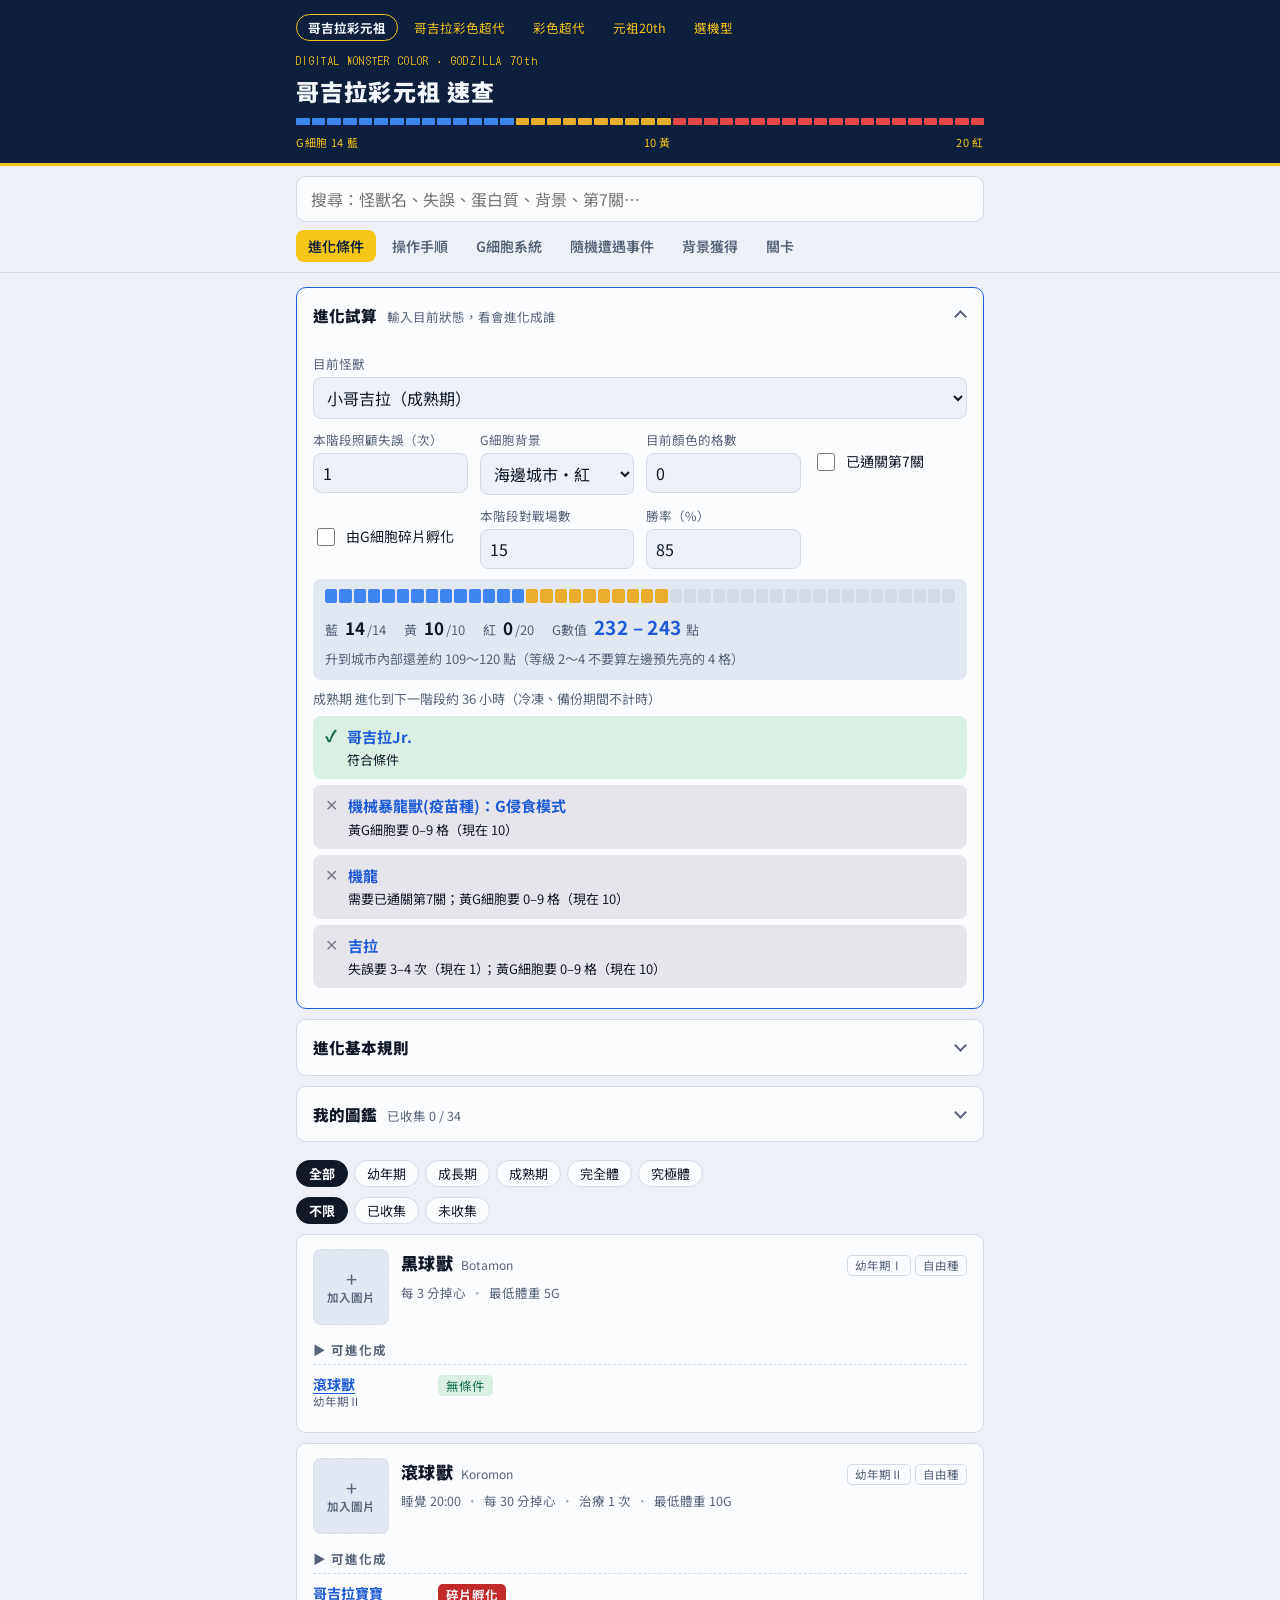
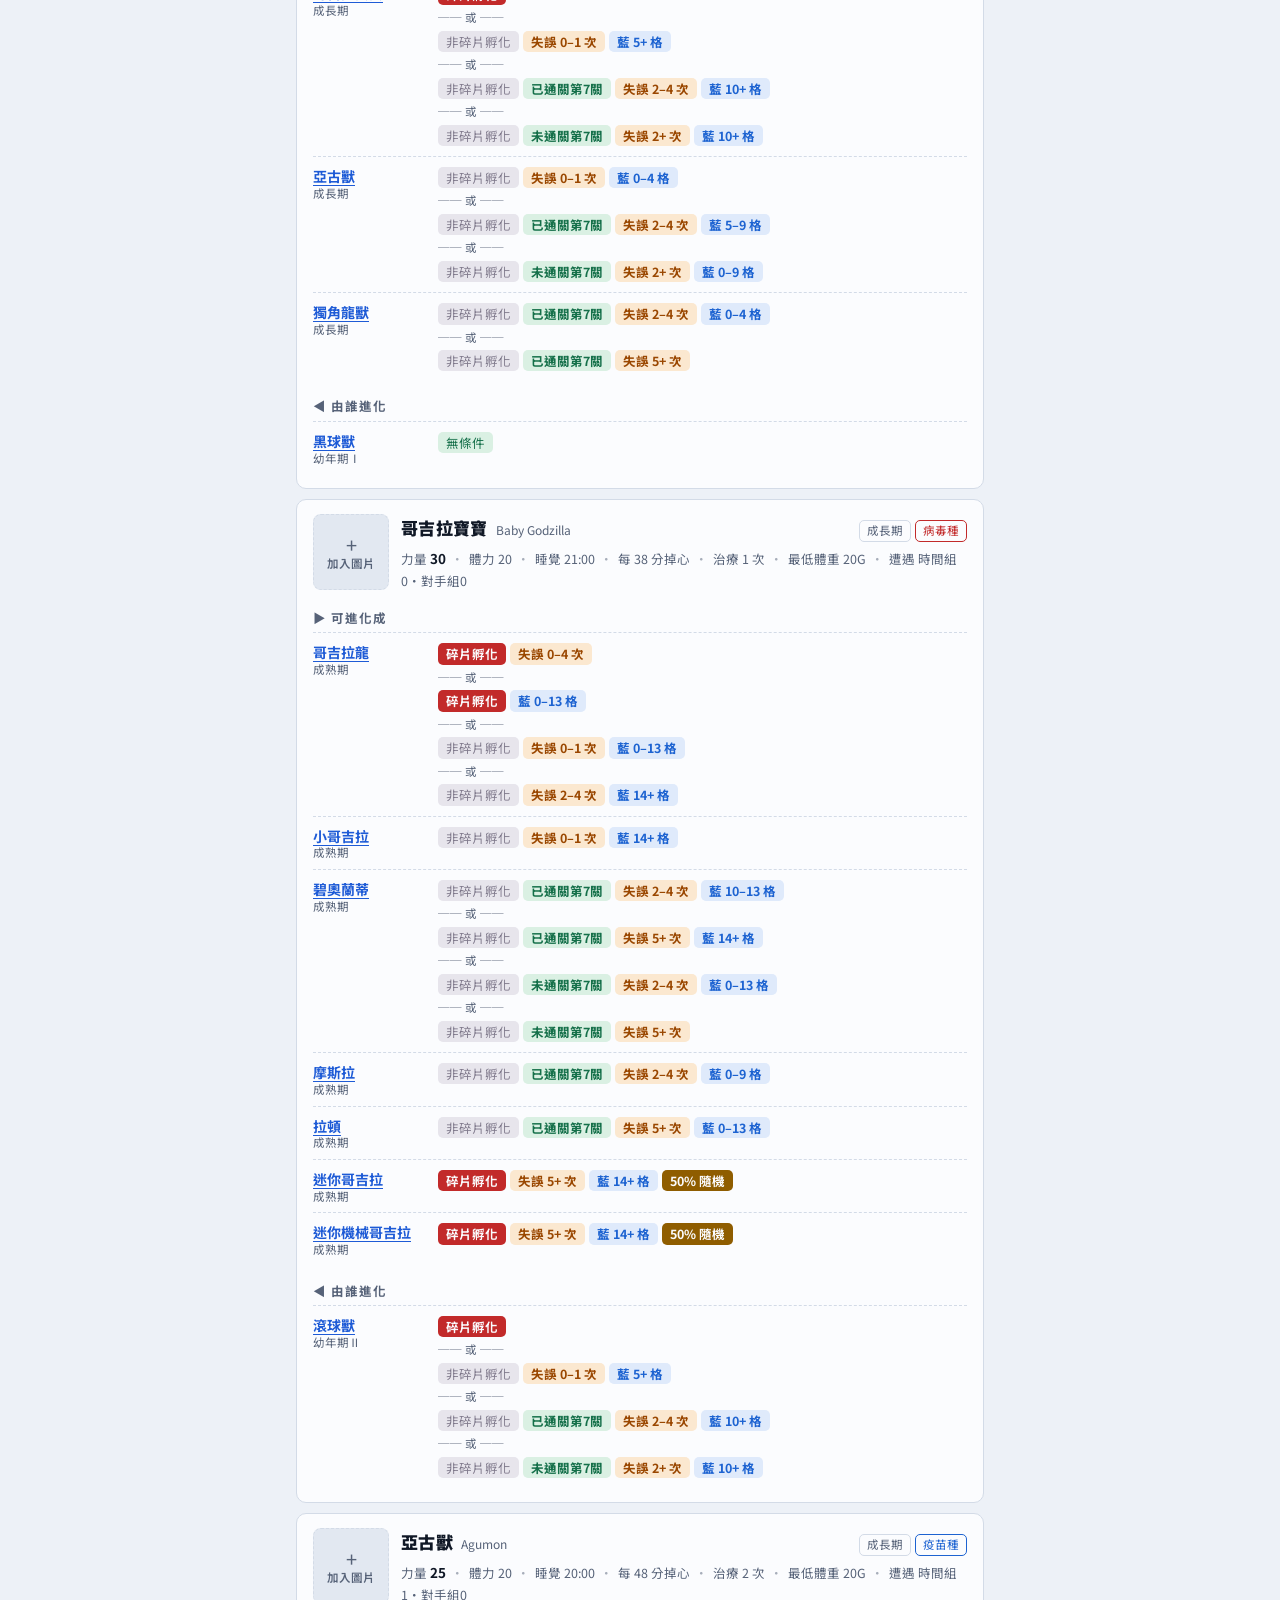
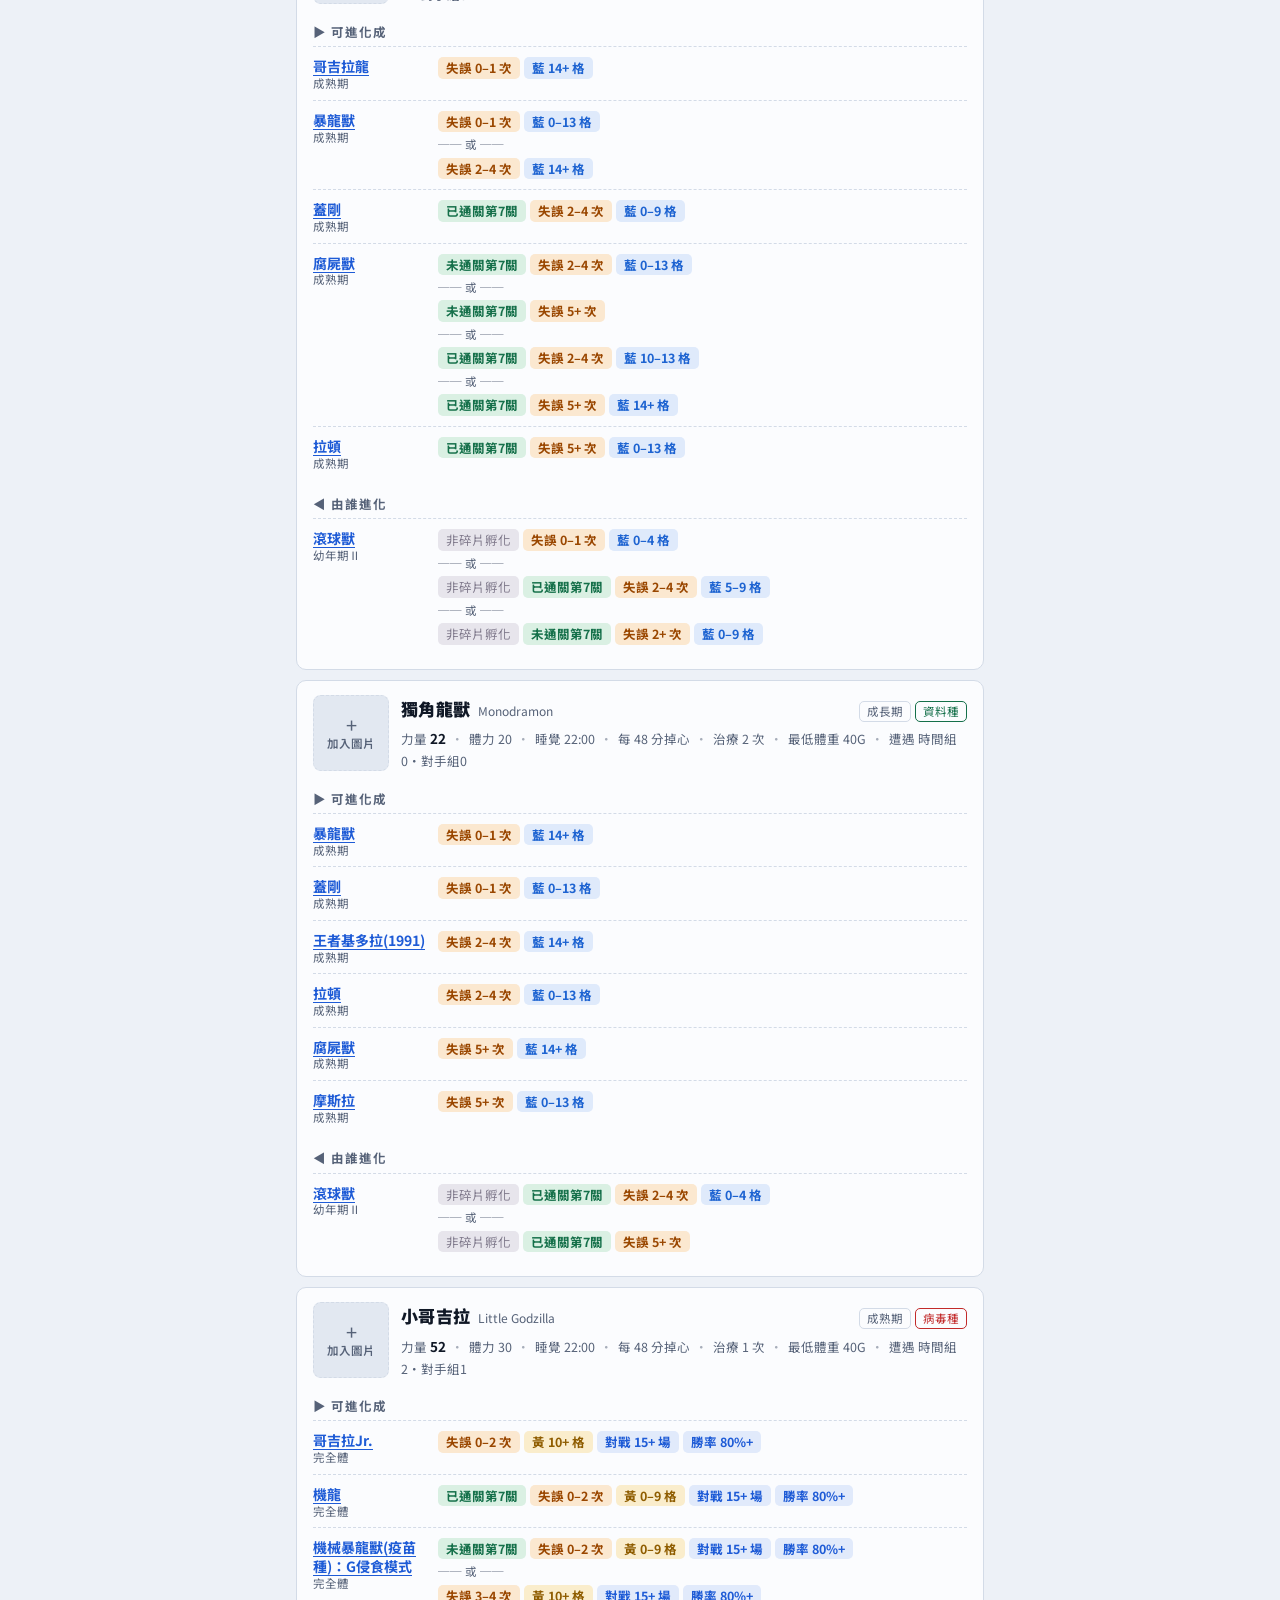
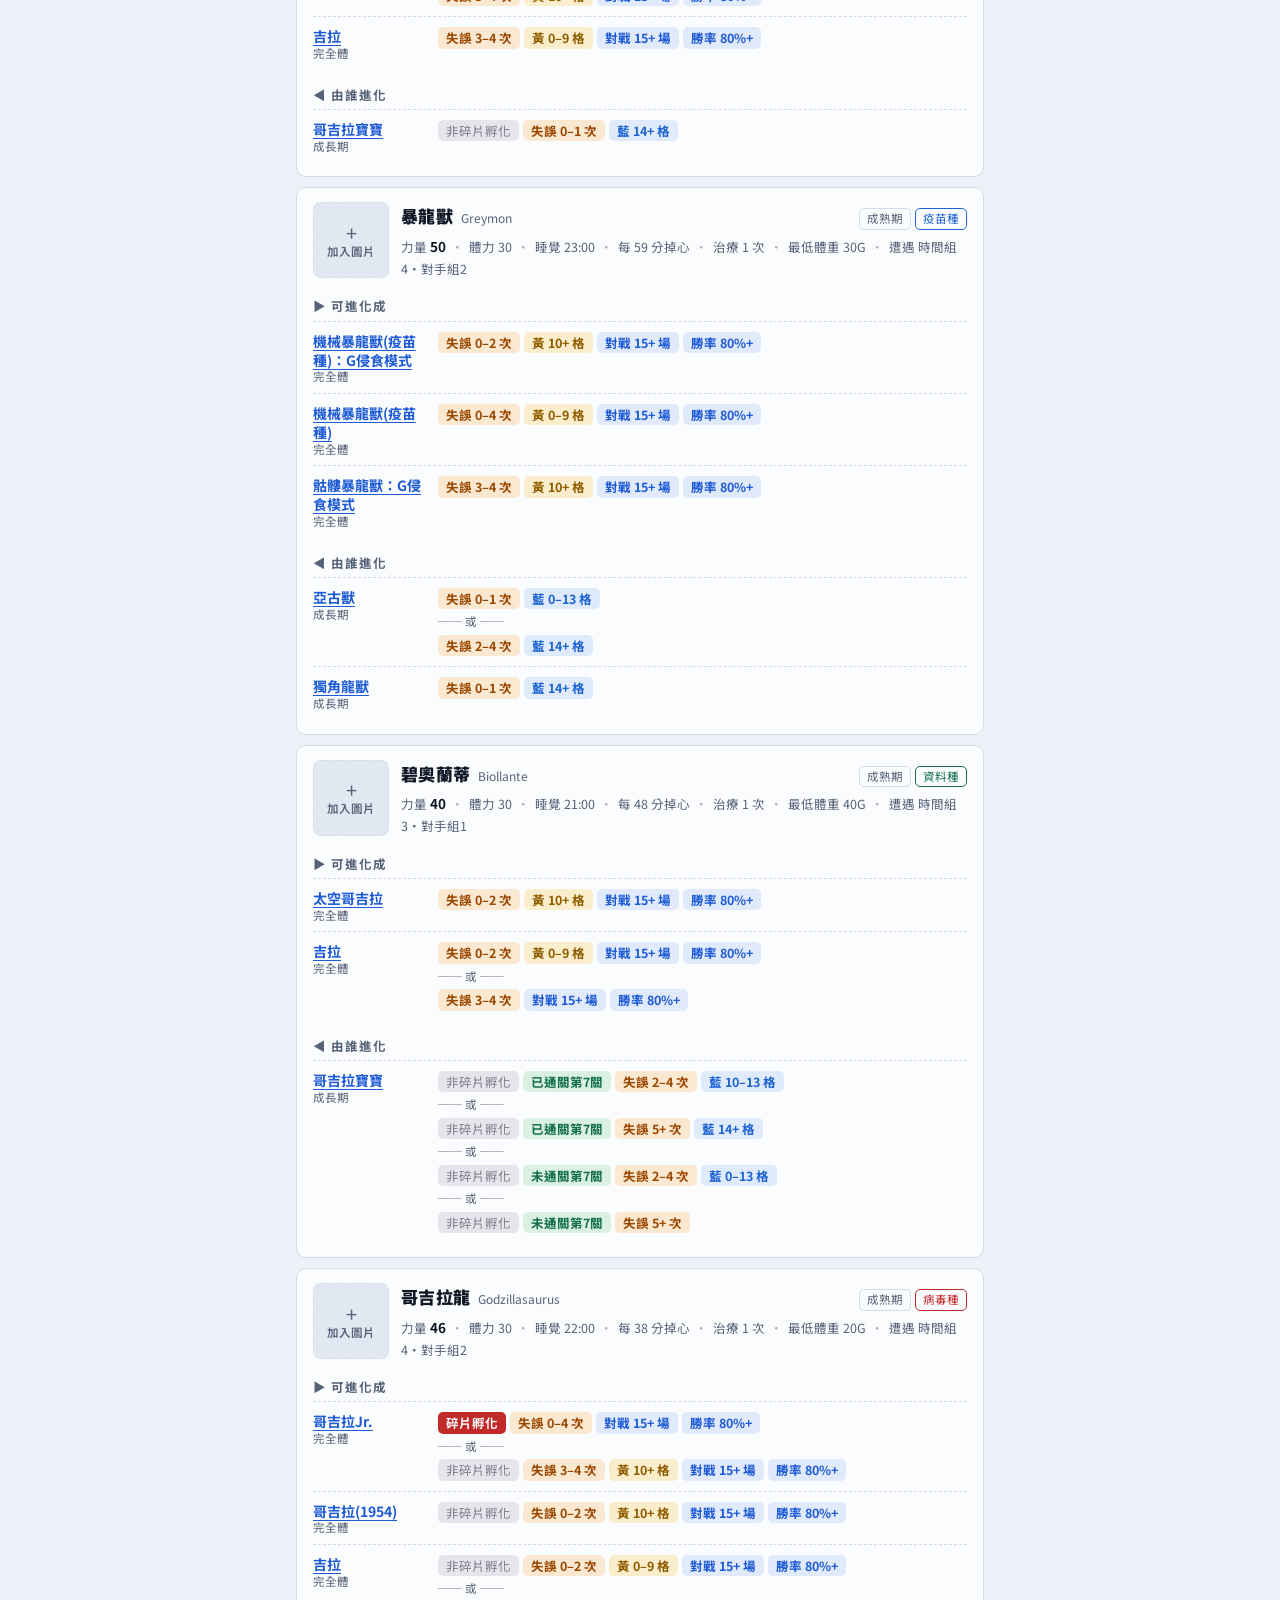
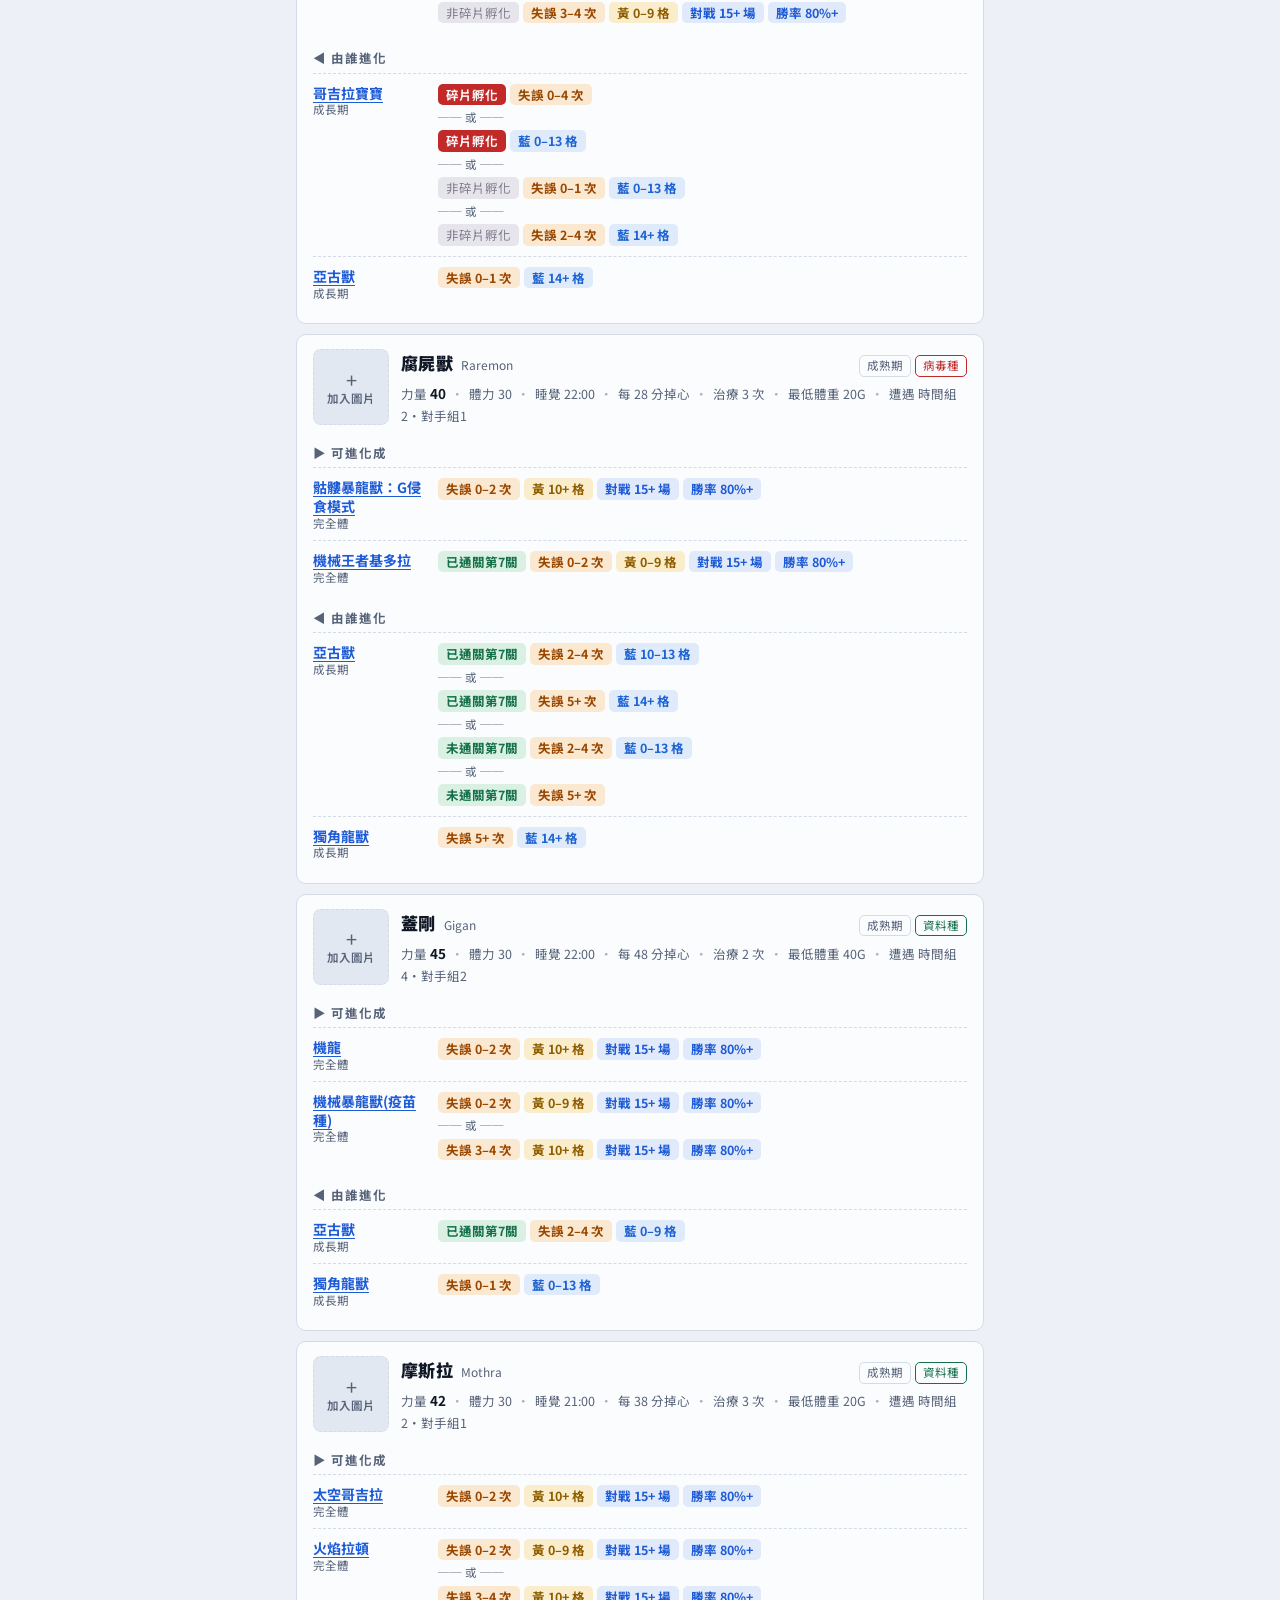
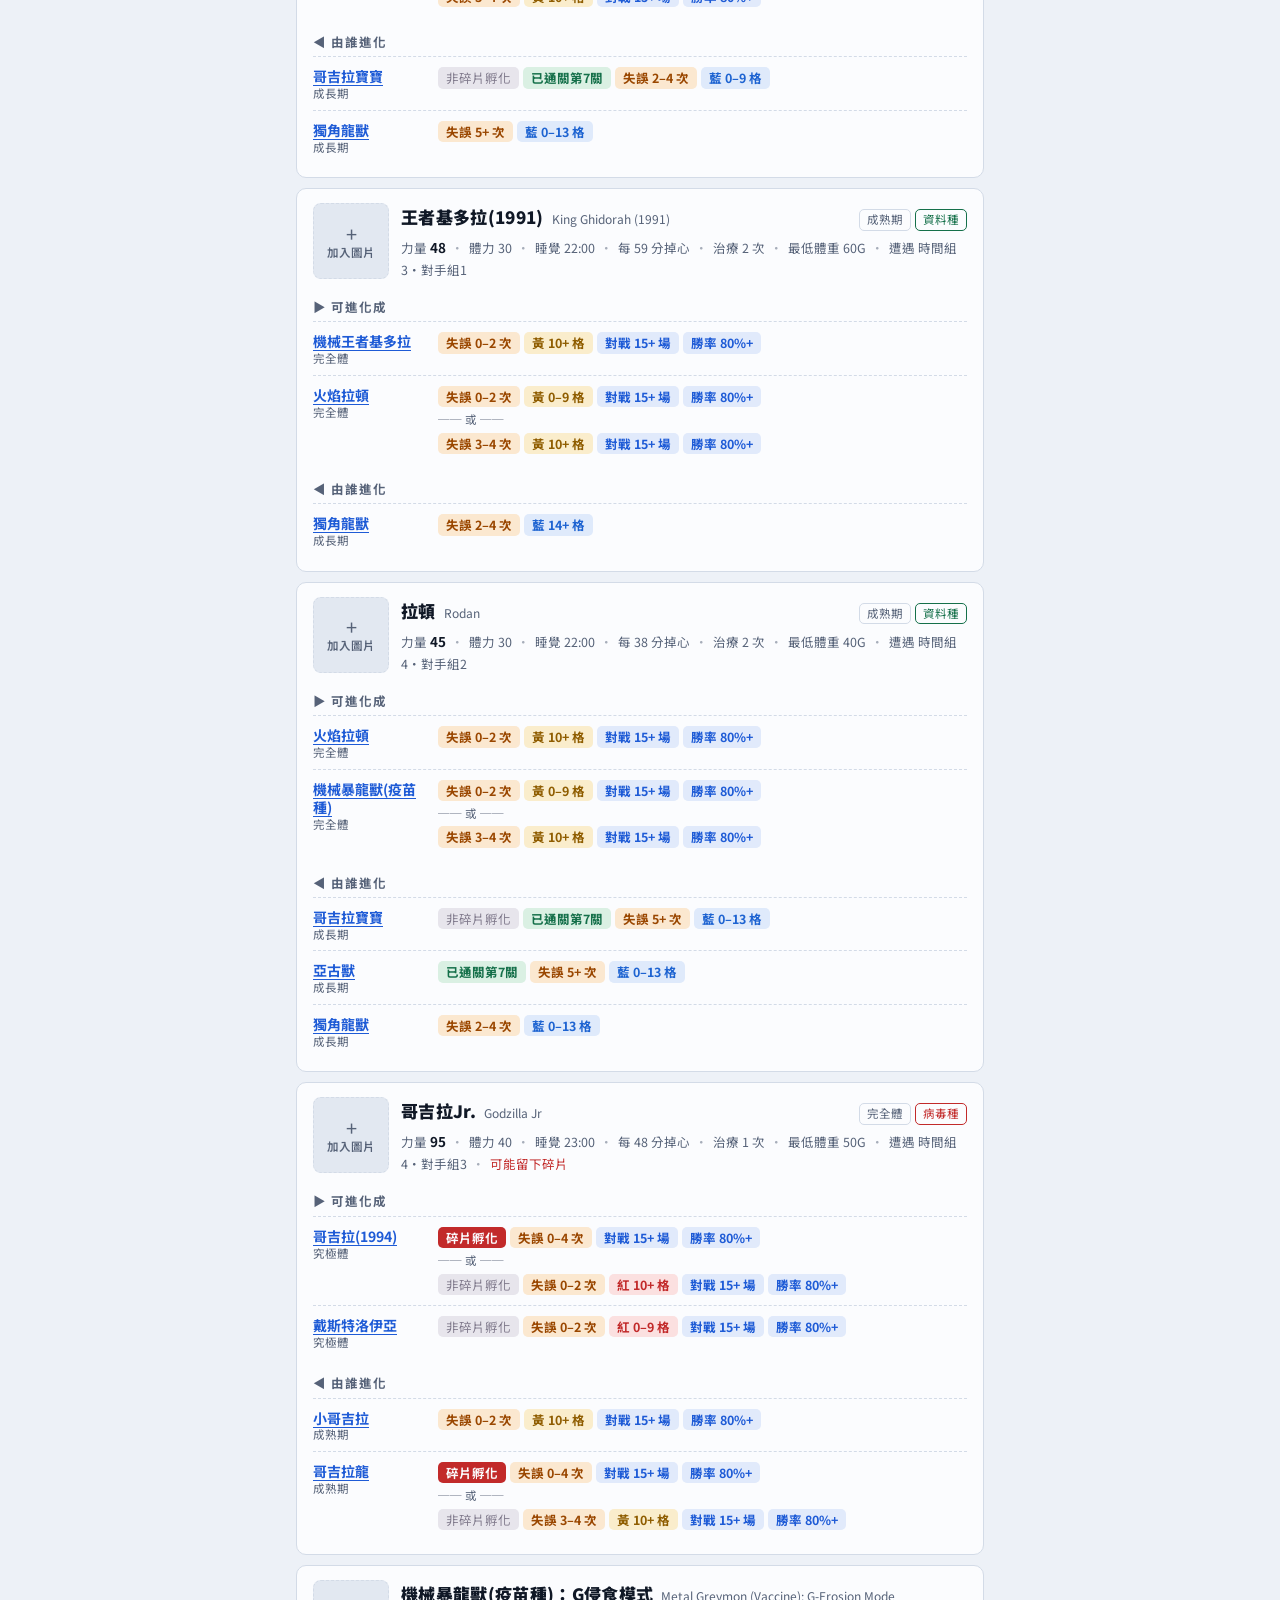
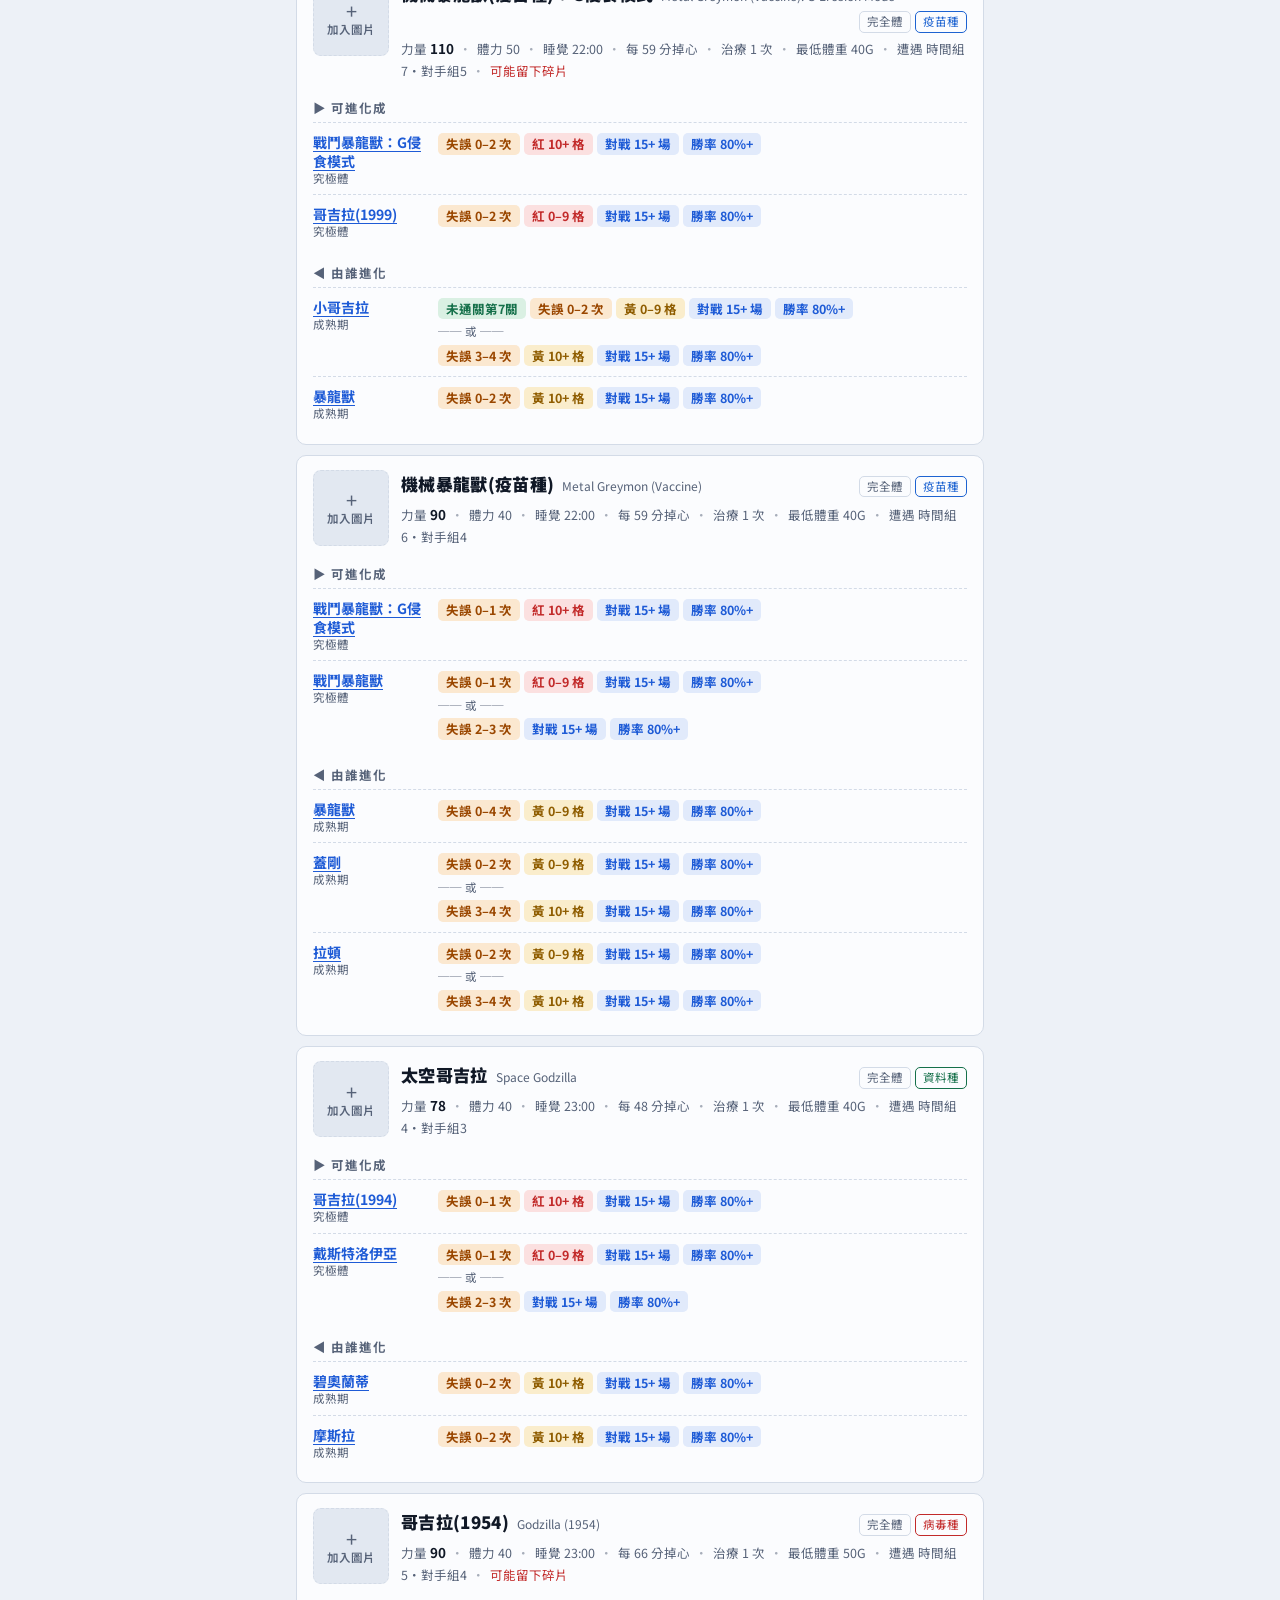
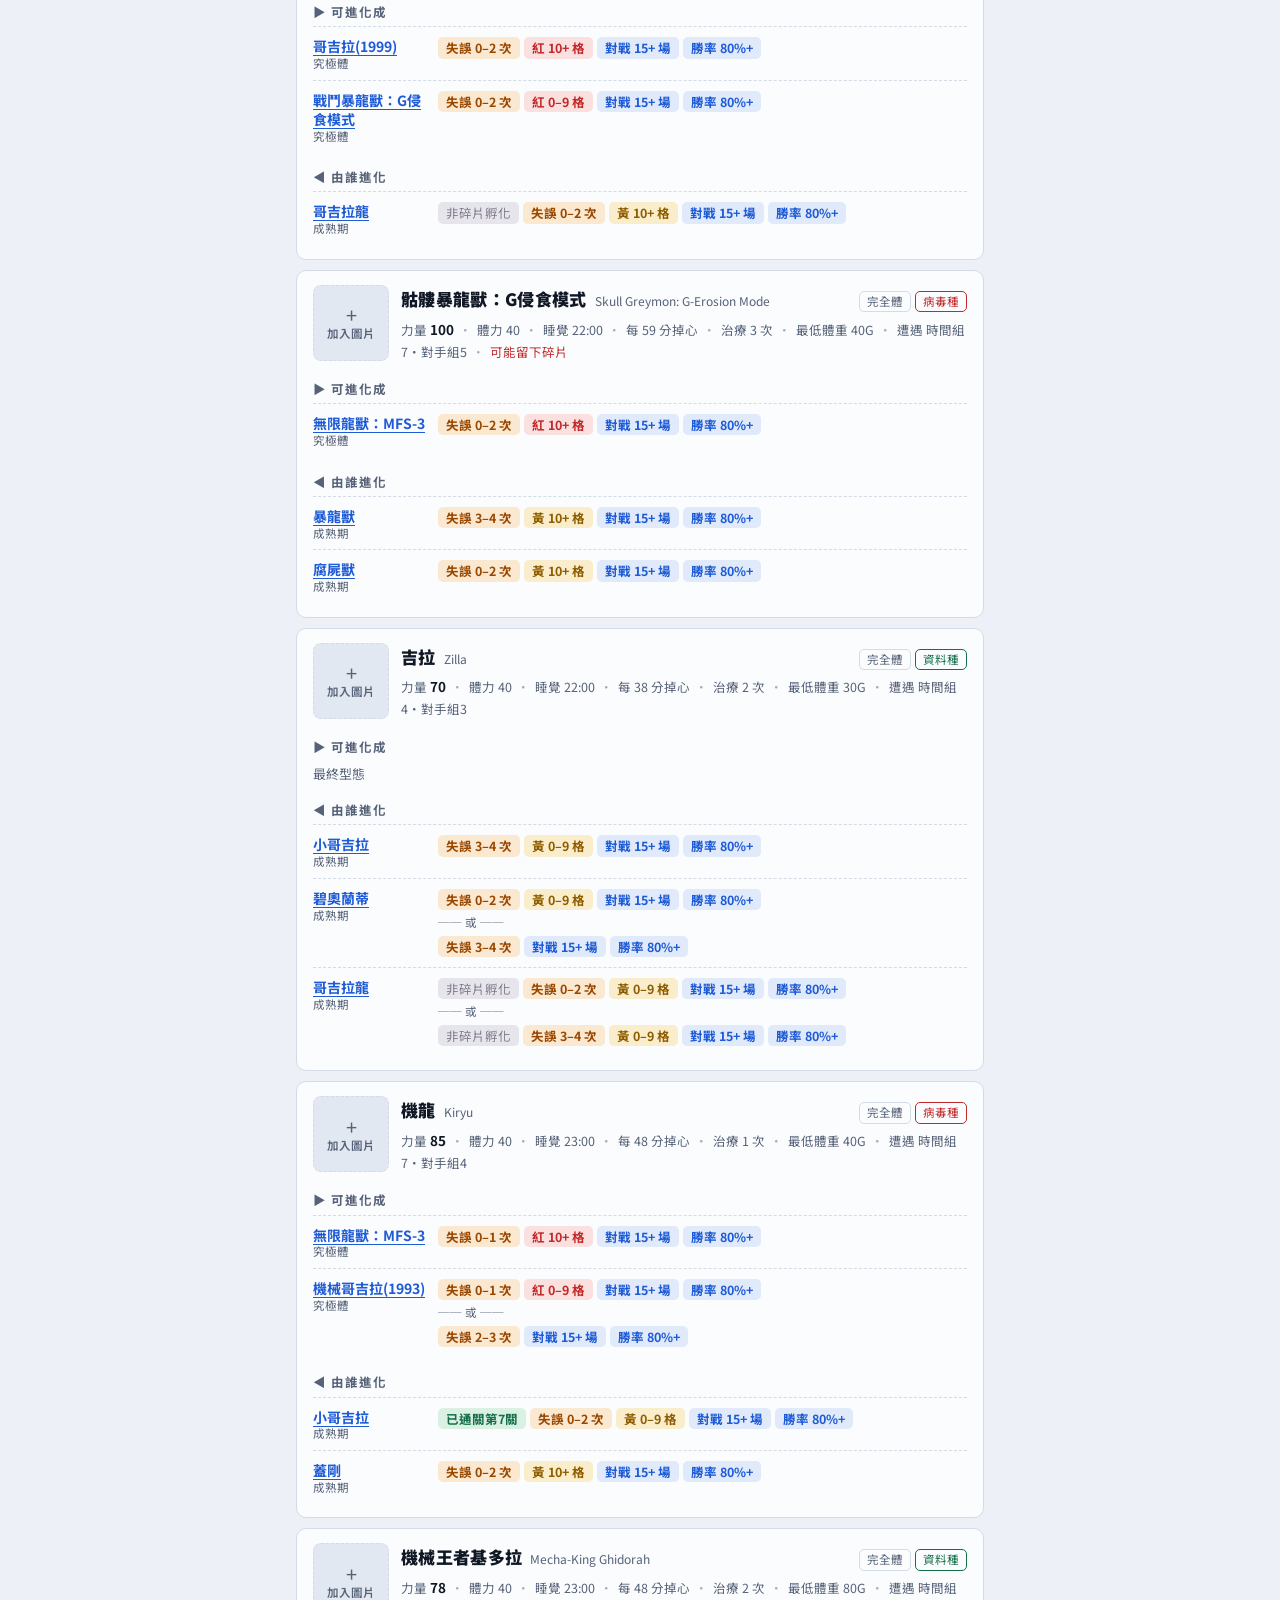
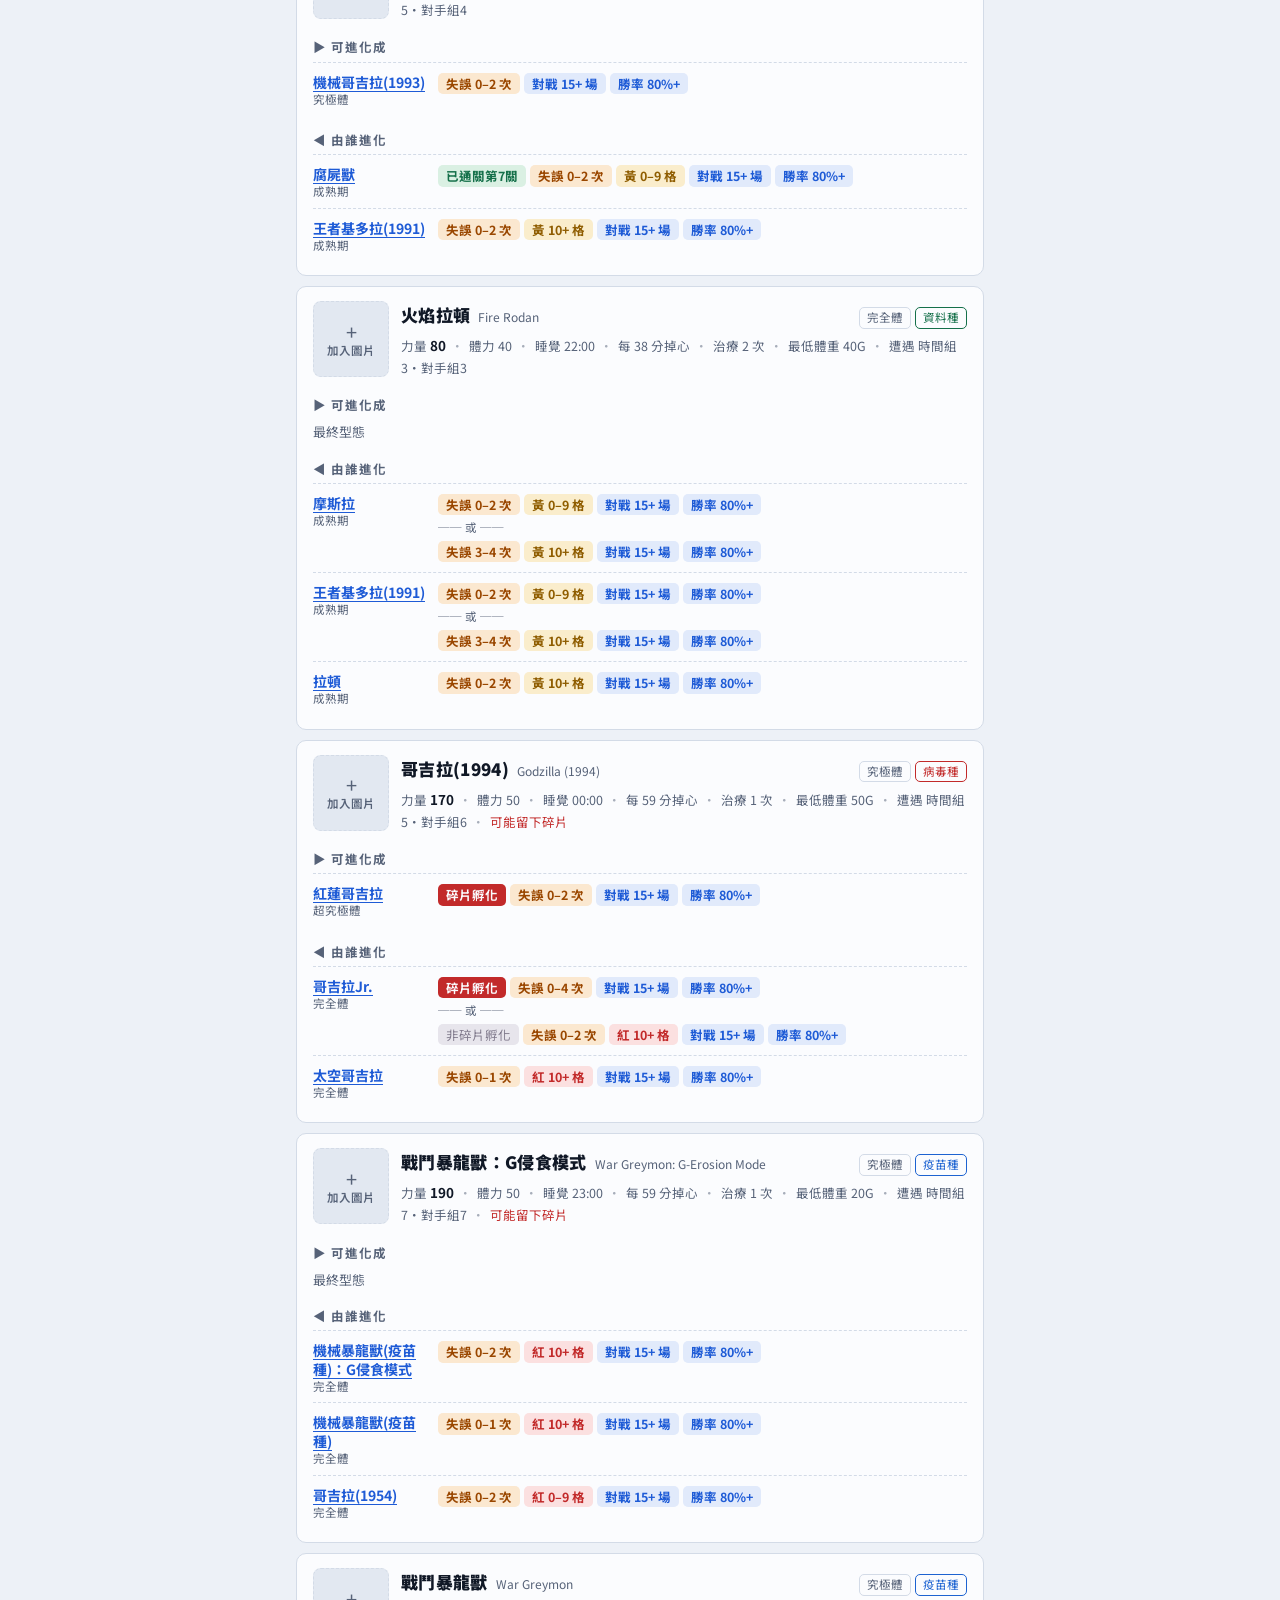
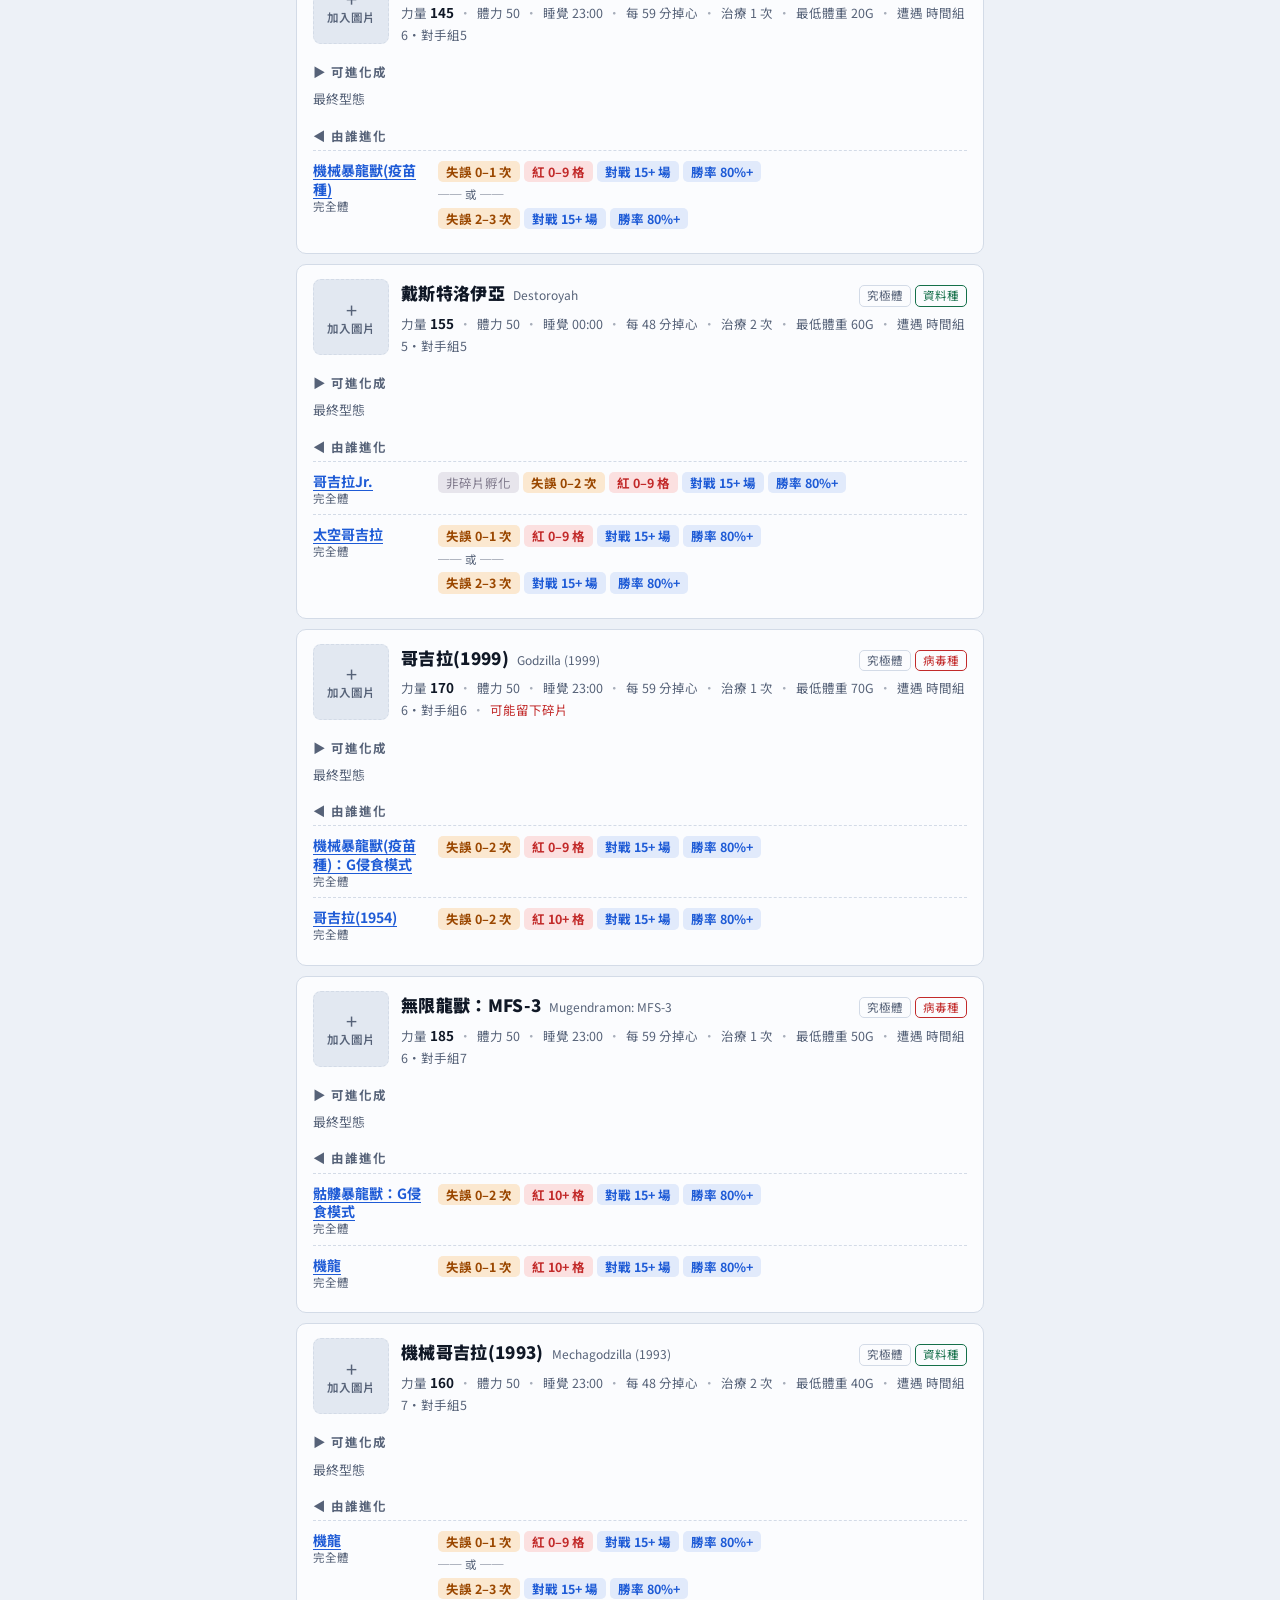
<file: docs/dmgz.html>
<!doctype html>
<html lang="zh-Hant">
<head>
<meta charset="utf-8">
<meta name="viewport" content="width=device-width,initial-scale=1,viewport-fit=cover">
<title>哥吉拉彩元祖 速查</title>
<meta name="description" content="Digital Monster COLOR 哥吉拉 70th Edition 中文攻略速查（可離線）">
<meta name="theme-color" content="#0E1F3D">
<link rel="manifest" href="manifest.webmanifest">
<link rel="icon" href="icon-192.png">
<link rel="apple-touch-icon" href="apple-touch-icon.png">
<meta name="apple-mobile-web-app-capable" content="yes">
<meta name="mobile-web-app-capable" content="yes">
<meta name="apple-mobile-web-app-title" content="Digivice">
<link rel="preconnect" href="https://fonts.googleapis.com">
<link rel="preconnect" href="https://fonts.gstatic.com" crossorigin>
<link rel="stylesheet" href="https://fonts.googleapis.com/css2?family=DotGothic16&family=Noto+Sans+TC:wght@400;700;900&display=swap">
<link rel="stylesheet" href="app.css">
</head>
<body>
<header class="band">
  <div class="wrap band-in">
    <nav class="devsw" aria-label="切換機型"><a href="dmgz.html" aria-current="page">哥吉拉彩元祖</a><a href="pengz.html">哥吉拉彩色超代</a><a href="penc.html">彩色超代</a><a href="dm20.html">元祖20th</a><a href="index.html">選機型</a></nav>
    <p class="mark">DIGITAL MONSTER COLOR · GODZILLA 70th</p>
    <h1>哥吉拉彩元祖 速查</h1>
    <div class="gmeter" aria-hidden="true"><i class="b"></i><i class="b"></i><i class="b"></i><i class="b"></i><i class="b"></i><i class="b"></i><i class="b"></i><i class="b"></i><i class="b"></i><i class="b"></i><i class="b"></i><i class="b"></i><i class="b"></i><i class="b"></i><i class="y"></i><i class="y"></i><i class="y"></i><i class="y"></i><i class="y"></i><i class="y"></i><i class="y"></i><i class="y"></i><i class="y"></i><i class="y"></i><i class="r"></i><i class="r"></i><i class="r"></i><i class="r"></i><i class="r"></i><i class="r"></i><i class="r"></i><i class="r"></i><i class="r"></i><i class="r"></i><i class="r"></i><i class="r"></i><i class="r"></i><i class="r"></i><i class="r"></i><i class="r"></i><i class="r"></i><i class="r"></i><i class="r"></i><i class="r"></i></div>
    <div class="gcap" aria-hidden="true"><span>G細胞 14 藍</span><span>10 黃</span><span>20 紅</span></div>
  </div>
</header>
<div class="top">
  <div class="wrap">
    <div class="search">
      <input id="q" type="search" placeholder="搜尋：怪獸名、失誤、蛋白質、背景、第7關…" autocomplete="off" enterkeyhint="search">
      <button id="qclear" type="button" aria-label="清除" hidden>×</button>
    </div>
    <nav class="tabs" role="tablist">
      <button data-tab="t-evo" role="tab">進化條件</button>
      <button data-tab="t-op" role="tab">操作手順</button>
      <button data-tab="t-gc" role="tab">G細胞系統</button>
      <button data-tab="t-enc" role="tab">隨機遭遇事件</button>
      <button data-tab="t-bg" role="tab">背景獲得</button>
      <button data-tab="t-quest" role="tab">關卡</button>
    </nav>
  </div>
</div>

<main class="wrap">
<div id="noresult" hidden>找不到符合的內容，換個關鍵字試試</div>

<!-- ================= 進化條件 ================= -->
<section class="panel" id="t-evo">
  <h2 class="ptitle">進化條件</h2>

  <details class="card tool si" id="evoTool" open data-sonly data-alias="進化試算 模擬 計算 判斷 會進化成誰">
    <summary>進化試算 <span class="hint">輸入目前狀態，看會進化成誰</span></summary>
    <div class="form">
      <label class="full">目前怪獸<select id="et-cur"></select></label>
      <label>本階段照顧失誤（次）<input id="et-cm" type="number" min="0" max="30" inputmode="numeric" value="0"></label>
      <label>G細胞背景<select id="et-lv">
        <option value="1">荒野・藍</option>
        <option value="2">海洋・黃</option>
        <option value="3">海邊城市・紅</option>
        <option value="4">城市內部・紅</option>
      </select></label>
      <label>目前顏色的格數<input id="et-vis" type="number" min="0" max="13" inputmode="numeric" value="0"></label>
      <label class="chk"><input type="checkbox" id="et-area"> 已通關第7關</label>
      <label class="chk"><input type="checkbox" id="et-frag"> 由G細胞碎片孵化</label>
      <label class="bt-f">本階段對戰場數<input id="et-bt" type="number" min="0" inputmode="numeric" value="0"></label>
      <label class="bt-f">勝率（%）<input id="et-win" type="number" min="0" max="100" inputmode="numeric" value="100"></label>
    </div>
    <div class="gview" id="et-cells"></div>
    <div id="et-out"></div>
  </details>

  <details class="card si">
    <summary>進化基本規則</summary>
    <h4>進化時間（從上次進化起算，睡覺也算）</h4>
    <div class="tw"><table>
      <tr><th>目前階段</th><th>到下一階段</th></tr>
      <tr><td>蛋</td><td>8 秒</td></tr>
      <tr><td>幼年期Ⅰ</td><td>10 分鐘</td></tr>
      <tr><td>幼年期Ⅱ</td><td>12 小時</td></tr>
      <tr><td>成長期</td><td>24 小時</td></tr>
      <tr><td>成熟期</td><td>36 小時</td></tr>
      <tr><td>完全體</td><td>48 小時</td></tr>
      <tr><td>究極體</td><td>48 小時（僅紅蓮哥吉拉路線）</td></tr>
    </table></div>
    <h4>三大關鍵</h4>
    <p>照顧失誤次數、G細胞數量、勝率。條件沒寫到的項目＝不影響。</p>
    <h4>勝率 → 進化機率（成熟期以上，且需本階段對戰 15 場以上）</h4>
    <div class="tw"><table>
      <tr><th>勝率</th><th>進化機率</th></tr>
      <tr><td>80% 以上</td><td>100%</td></tr>
      <tr><td>60–79%</td><td>50%</td></tr>
      <tr><td>40–59%</td><td>25%</td></tr>
      <tr><td>未滿 40%</td><td>不會進化</td></tr>
    </table></div>
    <p class="small">勝率是這隻怪獸<b>全部對戰累計</b>（不是最近 15 場）。任務模式每一回合算 1 場，通信對戰也算。輸贏都算場數。</p>
    <h4>進化後</h4>
    <p class="small">重置：照顧失誤、訓練次數、蛋白質過量、受傷次數、本階段對戰場數。<br>保留：勝率、G細胞。</p>
    <h4>一定會進化嗎？</h4>
    <p class="small">只要沒養死，一定會長到成熟期。成熟期、完全體若時間到還沒達成任何條件，就不會再進化。</p>
    <h4>條件寫了好幾行？</h4>
    <p class="small">「或」隔開的是不同路線，符合<b>其中一行</b>就行。</p>
  </details>

  <details class="card si" id="dex" data-sonly data-alias="我的圖鑑 收集 圖片 照片 相簿">
    <summary>我的圖鑑 <span class="hint" id="dexCount">0 / 34</span></summary>
    <div class="dex-bar"><span id="dexBar" style="width:0%"></span></div>
    <p class="small sub">點空格從相簿選圖（例如自己拍的機器畫面）。圖片只存在這支手機的瀏覽器裡；清除瀏覽器資料會一起刪掉。</p>
    <div class="dex-grid" id="dexGrid"></div>
  </details>

  <div class="filters" id="stageFilter">
    <button data-st="all" class="on">全部</button>
    <button data-st="baby">幼年期</button>
    <button data-st="III">成長期</button>
    <button data-st="IV">成熟期</button>
    <button data-st="V">完全體</button>
    <button data-st="VI">究極體</button>
  </div>
  <div class="filters" id="collFilter" style="margin-top:0">
    <button data-coll="all" class="on">不限</button>
    <button data-coll="have">已收集</button>
    <button data-coll="need">未收集</button>
  </div>
  <div id="monList"></div>
</section>

<!-- ================= 操作手順 ================= -->
<section class="panel" id="t-op" hidden>
  <h2 class="ptitle">操作手順</h2>

  <details class="card si" open>
    <summary>按鍵速查</summary>
    <p>螢幕右側由上到下是 <span class="key">A</span> <span class="key">B</span> <span class="key">C</span>。</p>
    <div class="tw"><table>
      <tr><th>操作</th><th>效果</th></tr>
      <tr><td><span class="key">A</span></td><td class="wrap-cell">切換選擇圖示／選項</td></tr>
      <tr><td><span class="key">B</span></td><td class="wrap-cell">決定；主畫面（沒選圖示）按 B＝看時鐘</td></tr>
      <tr><td><span class="key">C</span></td><td class="wrap-cell">取消／返回</td></tr>
      <tr><td><span class="key">C</span> 長按 3 秒</td><td class="wrap-cell">開機</td></tr>
      <tr><td><span class="key">C</span> 長按 2 秒（主畫面）</td><td class="wrap-cell">設定畫面（背景・亮度・音量・電源）</td></tr>
      <tr><td><span class="key">C</span> 長按 10 秒</td><td class="wrap-cell">強制關機（5 秒會響警告音）。<b>不會存檔</b>，平常請用設定裡的「電源」</td></tr>
      <tr><td><span class="key">A</span>+<span class="key">C</span>（主畫面）</td><td class="wrap-cell">聲音開／關</td></tr>
      <tr><td><span class="key">A</span>+<span class="key">C</span>（時鐘畫面）</td><td class="wrap-cell">修改時間（改時間不會加快成長）</td></tr>
      <tr><td><span class="key">A</span>+<span class="key">B</span>（墓碑畫面）</td><td class="wrap-cell">重新孵一顆蛋</td></tr>
      <tr><td>重置孔</td><td class="wrap-cell">當機時用細棒按；之後會出現讀取／重置選單</td></tr>
    </table></div>
  </details>

  <details class="card si">
    <summary>開機・設定時間・充電</summary>
    <h4>第一次開機</h4>
    <ol>
      <li>先用附的線充電。長按 <span class="key">C</span> 約 3 秒開機。</li>
      <li>哥吉拉主題曲響起，70 週年 Logo 與 COLOR Logo 交替出現 → 按 A／B／C 任一鍵。</li>
      <li>設定時間：<span class="key">A</span> 調「時」、<span class="key">B</span> 調「分」、<span class="key">C</span> 確定（按住可連續跳）。</li>
      <li>約 8 秒後怪獸誕生，進入主畫面。</li>
    </ol>
    <h4>充電</h4>
    <ul>
      <li>底部 USB-C（掀開 USB 蓋）。接電腦 USB 或官方確認過的 USB 變壓器。</li>
      <li>充電中：電池圖示有黃色閃電；充飽：綠色、沒有閃電。在主畫面長按 C 2 秒進設定畫面可看電量。</li>
      <li>電量低時主畫面也會出現通知標記；出現低電壓畫面就要充電。</li>
      <li>超過約 4 小時還沒充完、或出現發燙、異味、膨脹 → 立刻拔線停止使用。</li>
      <li>小技巧：用 USB-C 轉 USB-A 線、避開 PD 快充比較穩。一般使用每週充 1 小時左右即可。</li>
    </ul>
    <h4>存檔</h4>
    <p class="small">每 1 分鐘自動存檔。沒電後充好電選「ロード（讀取）」就能接續。</p>
  </details>

  <details class="card si">
    <summary>圖示選單（A～H）</summary>
    <p class="small">主畫面按 <span class="key">A</span> 依序點亮圖示，<span class="key">B</span> 決定。16 秒沒操作會取消選擇並關閉螢幕（怪獸呼叫、便便、進化時會自動亮）。</p>

    <h4>A. 狀態（天秤圖示）</h4>
    <ul>
      <li><b>パラメーター（狀態）</b>：A／B 翻頁看 年齡・體重 → 飢餓 → 力量 → G細胞活性值 → 體力 → 勝率。</li>
      <li><b>アルバム（相簿）</b>：看養過的怪獸，A 下一隻、B 看特寫動畫。</li>
      <li>飢餓、力量愛心會隨時間減少；體力是對戰次數用的。</li>
    </ul>

    <h4>B. 食物（肉圖示）</h4>
    <ul>
      <li><b>エサ（肉）</b>：飢餓 +1 心、體重 +1G。滿心後再多餵 10 個會「過食」，延後 60 分鐘才開始掉心。</li>
      <li><b>プロテイン（蛋白質）</b>：力量 +1 心、體重 +2G、<b>G細胞 −4 點</b>。每 4 個：體力 +1、蛋白質過量 +1（上限 7）。</li>
    </ul>

    <h4>C. 訓練（舉重圖示）</h4>
    <ol>
      <li><b>前半</b>：對 G 兵器從上段或下段出現 → 上段按 <span class="key">A</span>、下段按 <span class="key">B</span>，共 5 次。失敗＝G細胞 −2 點、沒有力量。</li>
      <li><b>後半</b>：M.O.G.E.R.A. 出現，「！」後約 4 秒內連打 A 或 B 把量表集滿 4 格。成功 G細胞 +4 點、失敗 +2 點；兩者力量都 +1。</li>
    </ol>
    <p class="small">每次訓練體重 −1G。在攻擊 M.O.G.E.R.A. 前取消＝什麼都沒有。</p>

    <h4>D. 對戰（格鬥圖示）</h4>
    <ul>
      <li>「クエスト（任務）」或「ツウシン（通信）」。幼年期Ⅰ、Ⅱ 不能對戰；體力 0 不能對戰。</li>
      <li>任務：每挑戰一關消耗 1 體力（不是每回合）。在第一回合開始前按 C 取消不耗體力。詳見「關卡」分頁。</li>
      <li>通信：每場消耗 1 體力。</li>
      <li>不論輸贏，戰後都有機率受傷。</li>
    </ul>

    <h4>E. 廁所（便便圖示）</h4>
    <p class="small">沖掉便便。便便累積 8 坨會受傷。幼年期Ⅰ 每 3 分鐘、幼年期Ⅱ 每 60 分鐘、之後每 120 分鐘拉一次。</p>

    <h4>F. 電燈（燈泡圖示）</h4>
    <ul>
      <li><b>デンキ（電燈）</b>：開關燈。</li>
      <li><b>コールド（冷凍）</b>：暫停一切（不老化、不進化、不掉心、不呼叫）。再做一次同樣操作解除。</li>
      <li><b>イレカエ（替換／備份）</b>：把目前怪獸存起來。</li>
    </ul>

    <h4>G. 治療（繃帶圖示）</h4>
    <p class="small">怪獸旁邊出現骷髏＝受傷，治療到骷髏消失為止（每隻需要的次數見進化條件頁「治療」）。</p>

    <h4>H. 呼叫燈</h4>
    <p class="small">不能選。亮燈表示怪獸需要照顧，沒處理完燈就熄＝照顧失誤。</p>
  </details>

  <details class="card si">
    <summary>睡覺・電燈</summary>
    <ul>
      <li>到睡覺時間怪獸睡著並呼叫 → <b>1 小時內關燈</b>，否則算照顧失誤（睡覺只會呼叫一次）。</li>
      <li>每隻的睡覺時間不同，見進化條件頁。早上 8:00 自動起床並開燈。</li>
      <li>連續睡滿 4 小時體力全滿（幼年期沒有體力）。</li>
      <li>睡著時選 食物／訓練／對戰 會把牠叫醒約 10 分鐘，<b>不算失誤</b>。</li>
      <li>醒著也可以關燈，但會不好照顧，建議開燈。</li>
    </ul>
  </details>

  <details class="card si">
    <summary>冷凍・備份（替換）</summary>
    <h4>冷凍（コールド）</h4>
    <ul>
      <li>F 電燈 → コールド → コールド。怪獸進入冰箱，時間暫停。</li>
      <li>冷凍中只能操作電燈圖示。<b>不解凍就不會進化</b>。</li>
      <li>白天沒空照顧時很好用。</li>
      <li class="warn" style="list-style:none;margin-left:-1.3em">注意：冷凍狀態下又做備份、按重置孔或關機，飢餓與力量會變成 0。</li>
    </ul>
    <h4>備份（イレカエ）</h4>
    <ul>
      <li>沒有備份時：目前怪獸存進資料夾，畫面出現新蛋。</li>
      <li>已有備份時：兩隻互換。換回來的那隻飢餓、力量都是 0。</li>
      <li>備份中的怪獸視同冷凍。</li>
    </ul>
  </details>

  <details class="card si">
    <summary>照顧失誤（お世話ミス）</summary>
    <p>呼叫燈亮起後，在時限內沒處理、燈自己熄滅＝失誤 1 次。</p>
    <div class="tw"><table>
      <tr><th>呼叫原因</th><th>時限</th></tr>
      <tr><td>飢餓愛心空了</td><td>10 分鐘</td></tr>
      <tr><td>力量愛心空了</td><td>10 分鐘</td></tr>
      <tr><td>睡著了要關燈</td><td>1 小時</td></tr>
    </table></div>
    <ul class="small">
      <li>飢餓和力量同時空＝就算只呼叫一次也算 <b>2 次</b>失誤。</li>
      <li>失誤後沒補滿，下一次掉心計時到還會再呼叫，可能再失誤。</li>
      <li><b>不算失誤</b>：便便、受傷、過食、吵醒睡覺的怪獸。</li>
      <li>靜音時一樣會呼叫（只是沒聲音），要自己注意。</li>
      <li>照顧失誤每次會讓 G細胞 −8 點。</li>
    </ul>
  </details>

  <details class="card si">
    <summary>受傷・死亡・遺留的蛋</summary>
    <h4>受傷</h4>
    <ul class="small">
      <li>對戰後不論輸贏 1/16 機率受傷。</li>
      <li>輸的時候，每 1 點蛋白質過量再加 1/16（最高 1/2）。</li>
      <li>便便累積 8 坨也會受傷。</li>
    </ul>
    <h4>死亡條件（同一形態內）</h4>
    <ul class="small">
      <li>受傷累計 15 次</li>
      <li>受傷狀態持續 6 小時</li>
      <li>飢餓或力量愛心空著 12 小時</li>
      <li>成熟期／完全體：進化時間到卻沒達成任何進化條件，且失誤 ≥ 5</li>
      <li>究極體／超究極體：待滿 48 小時時失誤 ≥ 5</li>
    </ul>
    <p class="small">死亡後出現墓碑與存活天數，同時按 <span class="key">A</span>+<span class="key">B</span> 出現新蛋，約 8 秒孵化。</p>
    <h4>遺留的蛋（性格蛋）</h4>
    <p class="small">大部分完全體以上的怪獸死亡時有 30% 機率留下蛋，孵出來的怪獸力量有加成（見「關卡」分頁的力量加成表）。部分怪獸改為 15% 蛋＋15% G細胞碎片，見「G細胞系統」。</p>
  </details>

  <details class="card si">
    <summary>通信對戰</summary>
    <ol>
      <li>D 對戰 → ツウシン，出現待機畫面。</li>
      <li>兩台上方的接頭互相接好，<b>其中一台</b>按 A 或 B。</li>
      <li>出現「OK!」＝連線成功，之後可以分開。出現「リトライ」就從頭再來一次。</li>
    </ol>
    <ul class="small">
      <li>兩台同時按 A／B 會失敗；「OK!」前分開也會失敗；電量低容易失敗。</li>
      <li>待機畫面按 C 回到對戰選單。</li>
      <li>雙方自動互打，先命中 4 次的一方勝（前 3 下雙方必中，第 4 下決勝負）。</li>
      <li>可連線：Digital Monster COLOR（2023～，含聯名）、Digimon Pendulum COLOR（2024～，含聯名）、-25th COLOR EVOLUTION- 系列。<b>不能</b>跟非 COLOR 的舊機種連。</li>
      <li>通信勝場數、跟一般 COLOR 版連線次數可以解鎖背景（見「背景獲得」）。</li>
    </ul>
  </details>

  <details class="card si">
    <summary>設定畫面・讀取與重置</summary>
    <p class="small">主畫面（沒選圖示）長按 <span class="key">C</span> 2 秒：</p>
    <ul>
      <li><b>ハイケイ（背景）</b>：選已取得的背景。</li>
      <li><b>アカルサ（亮度）</b>：5 段，越右越亮。</li>
      <li><b>オンリョウ（音量）</b>：大／中／關。按重置孔或關機後會回到「大」。</li>
      <li><b>デンゲン（電源）</b>：存檔後關機（本機沒有電源開關）。</li>
    </ul>
    <h4>讀取・重置（開機或按重置孔後）</h4>
    <ul>
      <li><b>ロード（上）</b>：讀取存檔接著玩（需重設時間）。</li>
      <li><b>リセット（下）</b> → 「けす（上）」<b>全部資料刪除</b>；「けさない（下）」或按 C 返回。</li>
    </ul>
  </details>

  <details class="card si">
    <summary>屬性相剋</summary>
    <p>疫苗種 ＞ 病毒種 ＞ 資料種 ＞ 疫苗種（循環）；自由種沒有相剋。</p>
    <p class="small">有利時命中率 +5，不利時 −5。公式與計算機在「關卡」分頁。</p>
  </details>
</section>

<!-- ================= G細胞系統 ================= -->
<section class="panel" id="t-gc" hidden>
  <h2 class="ptitle">G細胞系統</h2>

  <div class="card si">
    <h3>G細胞是什麼</h3>
    <p>狀態畫面第 4 頁「Gサイボウ」的彩色量表，是這台進化的關鍵數值。每 1 格由好幾「點」組成，所以做一次動作格子不一定會馬上變。</p>
    <p>量表集滿就<b>升級</b>，主畫面背景也跟著換（荒野 → 海洋 → 海邊城市 → 城市內部）。<b>看背景是判斷 G細胞等級最快的方法。</b></p>
    <p class="small sub">註：另外 10 張非 G細胞背景（海底、Logo 等）不代表等級。</p>
  </div>

  <div class="card si">
    <h3>量表等級</h3>
    <div class="tw"><table>
      <tr><th>等級</th><th>顏色</th><th>每格點數</th><th>背景</th><th>要填滿</th><th>點數範圍</th></tr>
      <tr><td>1</td><td><span class="chip gb">藍</span></td><td>8</td><td>荒野</td><td>14 藍</td><td>0–112</td></tr>
      <tr><td>2</td><td><span class="chip gy">黃</span></td><td>12</td><td>海洋</td><td>10 黃</td><td>112–232</td></tr>
      <tr><td>3</td><td><span class="chip gr">紅</span></td><td>12</td><td>海邊城市</td><td>10 紅</td><td>232–352</td></tr>
      <tr><td>4</td><td><span class="chip gr">紅</span></td><td>12</td><td>城市內部</td><td>再 10 紅</td><td>352–472</td></tr>
    </table></div>
    <p class="small">可以想成一條 44 格的長條：<b>14 藍 → 10 黃 → 20 紅</b>。等級 2～4 的畫面最左邊會先顯示 4 格上一級的顏色，那 4 格只是「接續」的意思。</p>
    <p class="warn">重點：看不到的格子還是算！例如條件寫「藍 9 格以上」，你在等級 4（只看得到紅色）當然已經符合；在等級 3 看到 4 格黃，其實黃色已經有 10 格。</p>
  </div>

  <div class="card tool si" data-sonly data-alias="G細胞換算 格數 計算 背景 等級 藍 黃 紅">
    <h3>G細胞換算</h3>
    <div class="form">
      <label>目前背景<select id="gc-lv">
        <option value="1">荒野（等級1・藍）</option>
        <option value="2">海洋（等級2・黃）</option>
        <option value="3">海邊城市（等級3・紅）</option>
        <option value="4">城市內部（等級4・紅）</option>
      </select></label>
      <label>目前顏色格數（不含左邊 4 格）<input id="gc-vis" type="number" min="0" inputmode="numeric" value="0"></label>
    </div>
    <div class="gview" id="gc-out"></div>
  </div>

  <div class="card si">
    <h3>增減點數</h3>
    <div class="tw"><table>
      <tr><th>動作</th><th>G細胞點數</th></tr>
      <tr><td>隨機遭遇 勝利</td><td><b style="color:var(--ok)">+12</b></td></tr>
      <tr><td>對戰 勝利</td><td style="color:var(--ok)">+6</td></tr>
      <tr><td>訓練 成功</td><td style="color:var(--ok)">+4</td></tr>
      <tr><td>訓練 後半失敗</td><td style="color:var(--ok)">+2</td></tr>
      <tr><td>訓練 前半失敗</td><td style="color:var(--gr)">−2</td></tr>
      <tr><td>餵蛋白質（每個）</td><td style="color:var(--gr)">−4</td></tr>
      <tr><td>對戰 輸</td><td style="color:var(--gr)">−4</td></tr>
      <tr><td>隨機遭遇 輸</td><td style="color:var(--gr)">−6</td></tr>
      <tr><td>照顧失誤（每次）</td><td><b style="color:var(--gr)">−8</b></td></tr>
    </table></div>
    <p class="small">等級 1 每格 8 點、之後每格 12 點，所以前期格子漲比較快。<br>想<b>壓低</b> G細胞 → 餵蛋白質（說明書也有提示）。想<b>衝高</b> → 隨機遭遇打贏最有效。</p>
  </div>

  <div class="card si">
    <h3>G細胞碎片（Gサイボウのカケラ）</h3>
    <p>下列怪獸死亡時：<b>15% 留下性格蛋、15% 留下 G細胞碎片</b>（其他完全體以上是 30% 性格蛋）。</p>
    <p id="fragDropList"></p>
    <p>碎片孵化的怪獸，除了有性格蛋的力量加成，<b>進化路線也會改變</b>。只有碎片才能得到的 3 隻：</p>
    <ul>
      <li><a href="#" data-go="chibigodzilla">迷你哥吉拉</a>／<a href="#" data-go="chibimechagodzilla">迷你機械哥吉拉</a>：哥吉拉寶寶時 失誤 5 次以上＋藍 14 格以上（兩隻 50% 隨機）</li>
      <li><a href="#" data-go="burninggodzilla">紅蓮哥吉拉</a>：哥吉拉(1994) 時 失誤 0–2＋對戰 15 場＋勝率 80%</li>
    </ul>
    <p class="small sub">碎片孵化一定先變哥吉拉寶寶。說明書提示：「成長期時多次照顧失誤、同時努力累積 G細胞」就是迷你哥吉拉的條件。</p>
  </div>
</section>

<!-- ================= 隨機遭遇事件 ================= -->
<section class="panel" id="t-enc" hidden>
  <h2 class="ptitle">隨機遭遇事件</h2>

  <div class="card si">
    <h3>怪獸襲來</h3>
    <ul>
      <li>白天在主畫面時，哥吉拉主題曲響起＋畫面出現「！」＝怪獸襲來。</li>
      <li>按 <span class="key">A</span> 或 <span class="key">B</span> 應戰；按 <span class="key">C</span> 或放著一段時間＝迴避。</li>
      <li>戰鬥方式同任務模式（先命中 3 次勝）。</li>
      <li><b>勝利 G細胞 +12 點</b>（最多的來源），輸 −6 點。</li>
      <li>襲來時呼叫燈不會亮，不迴避也不算失誤。</li>
    </ul>
  </div>

  <div class="card si">
    <h3>其實不是隨機</h3>
    <p>每隻怪獸都有「時間組」和「對手組」（在進化條件頁每隻怪獸資料裡）：</p>
    <ul>
      <li><b>時間組</b>決定每天幾點發生。</li>
      <li><b>對手組</b>決定對手順序。<b>每發生一次遭遇、或每進入一次訓練</b>，就換成清單的下一個。</li>
      <li>輪到「無」＝那個時間點不會發生。清單跑完從頭開始。</li>
      <li>冷凍、備份、關機會讓對手清單重回第 1 個。</li>
    </ul>
    <p class="note">小技巧：把時鐘調到遭遇時間的前 1 分鐘，等它自己跳到那一分鐘就會觸發。輪到「無」時可以先進訓練（再取消）跳過。</p>
  </div>

  <div class="card tool si" data-sonly data-alias="遭遇查詢 下一次 幾點 時間 對手 我的怪獸">
    <h3>我的怪獸何時遭遇？</h3>
    <div class="form"><label class="full">目前怪獸<select id="en-mon"></select></label></div>
    <div id="en-out"></div>
  </div>

  <div class="card si" data-alias="時間組 遭遇時間表">
    <h3>時間組一覽</h3>
    <div class="tw"><table id="encTimeTable"></table></div>
  </div>

  <div id="encOppCards"></div>
</section>

<!-- ================= 背景獲得 ================= -->
<section class="panel" id="t-bg" hidden>
  <h2 class="ptitle">背景獲得</h2>
  <div class="card si">
    <h3>怎麼換背景</h3>
    <p>主畫面長按 <span class="key">C</span> 2 秒 → ハイケイ → <span class="key">A</span> 選 → <span class="key">B</span> 決定。</p>
    <p class="small">G細胞背景會隨時間變色：06:00 白天、16:00 黃昏、19:00 夜晚。</p>
  </div>

  <div class="bg-list">
    <div class="card si"><b>G細胞背景 1（4 張）</b><span class="chip ok">預設</span>
      <div class="cond">荒野（等級1）／海洋（等級2）／海邊城市（等級3）／城市內部（等級4），依 G細胞等級自動顯示</div></div>
    <div class="card si"><b>G細胞背景 2（4 張）</b><span class="chip bt">任務</span>
      <div class="cond">通關任務<b>第 4 關</b>。同樣依 G細胞等級顯示荒野／海洋／海邊城市／城市內部</div></div>
    <div class="card si"><b>海底</b><span class="chip ok">預設</span>
      <div class="cond">一開始就有</div></div>
    <div class="card si"><b>機體 Logo</b><span class="chip bt">任務</span>
      <div class="cond">通關任務<b>第 1 關</b></div></div>
    <div class="card si"><b>70 週年 Logo</b><span class="chip bt">任務</span>
      <div class="cond">通關任務<b>最終關（F）</b></div></div>
    <div class="card si" data-alias="戰鬥暴龍獸 G侵食 ウォーグレイモン"><b>戰鬥暴龍獸：G侵食模式</b><span class="chip gr">進化</span>
      <div class="cond">養出 <a href="#" data-go="wargrey_g">戰鬥暴龍獸：G侵食模式</a></div></div>
    <div class="card si" data-alias="小美人 Shobijin 通信 勝利"><b>小美人</b><span class="chip gb">通信</span>
      <div class="cond">通信對戰<b>勝利 70 場</b></div></div>
    <div class="card si" data-alias="Grasslands 通信"><b>草原</b><span class="chip gb">通信</span>
      <div class="cond">和一般 Digital Monster COLOR（Ver.1～5 任一）通信對戰 <b>3 次</b></div></div>
    <div class="card si" data-alias="Desert 通信"><b>沙漠</b><span class="chip gb">通信</span>
      <div class="cond">和一般 Digital Monster COLOR 通信對戰 <b>6 次</b></div></div>
    <div class="card si" data-alias="Forest 通信"><b>森林</b><span class="chip gb">通信</span>
      <div class="cond">和一般 Digital Monster COLOR 通信對戰 <b>9 次</b></div></div>
    <div class="card si" data-alias="Mountains 通信"><b>山岳</b><span class="chip gb">通信</span>
      <div class="cond">和一般 Digital Monster COLOR 通信對戰 <b>12 次</b></div></div>
    <div class="card si" data-alias="Beach 通信"><b>海灘</b><span class="chip gb">通信</span>
      <div class="cond">和一般 Digital Monster COLOR 通信對戰 <b>15 次</b></div></div>
  </div>
</section>

<!-- ================= 關卡 ================= -->
<section class="panel" id="t-quest" hidden>
  <h2 class="ptitle">關卡</h2>

  <div class="card si" data-alias="任務模式 クエスト 規則">
    <h3>任務模式規則</h3>
    <ul>
      <li>D 對戰 → クエスト → A 選關卡、B 決定。每挑戰一關消耗 1 體力。</li>
      <li>每關連續打數個對手，最後一回合是 BOSS（出現 WARNING）。</li>
      <li>雙方自動互打，<b>先命中 3 次勝</b>。中途輸一場＝整關失敗，要從該關第一回合重來。</li>
      <li>沒打倒上一關 BOSS，下一關不會出現。</li>
      <li>每一回合都算 1 場對戰（第 1 關打完＝3 場）。</li>
      <li>回合開始前或戰後勝敗畫面可按 C 放棄（BOSS 勝利畫面不能取消）。</li>
      <li>任務對手的力量是固定的（下表），和進化圖上的數值不同。</li>
    </ul>
  </div>

  <div id="questList"></div>

  <div class="card tool si" data-sonly data-alias="命中率 計算機 hitrate 力量 屬性 打得贏">
    <h3>命中率計算</h3>
    <div class="form">
      <label class="full">我的怪獸<select id="hc-mon"></select></label>
      <label class="chk"><input type="checkbox" id="hc-full" checked> 力量愛心全滿</label>
      <label class="chk"><input type="checkbox" id="hc-egg"> 性格蛋／碎片孵化</label>
      <label class="full">對手<select id="hc-opp"></select></label>
      <label class="hc-c">對手力量<input id="hc-cp" type="number" min="0" inputmode="numeric" value="50"></label>
      <label class="hc-c">對手屬性<select id="hc-ca"><option value="Vaccine">疫苗種</option><option value="Data">資料種</option><option value="Virus">病毒種</option><option value="Free">自由種</option></select></label>
    </div>
    <div id="hc-out"></div>
  </div>

  <div class="card si" data-alias="力量加成 公式 性格蛋">
    <h3>力量加成・命中公式</h3>
    <div class="tw"><table>
      <tr><th>階段</th><th>力量滿心</th><th>性格蛋</th><th>兩者</th></tr>
      <tr><td>成長期</td><td>+5</td><td>+5</td><td>+10</td></tr>
      <tr><td>成熟期</td><td>+8</td><td>+8</td><td>+16</td></tr>
      <tr><td>完全體</td><td>+15</td><td>+15</td><td>+30</td></tr>
      <tr><td>究極體／超究極體</td><td>+25</td><td>+25</td><td>+50</td></tr>
    </table></div>
    <p class="small">命中率 ＝ 我方力量 × 100 ÷（我方力量＋對手力量）＋ 屬性修正（有利 +5、不利 −5）</p>
    <p class="small">對戰前記得先把力量愛心補滿。</p>
  </div>
</section>

<footer>
  非官方整理。資料來源：BANDAI 官方說明書、humulos.com 攻略站。<br>
  Digimon © 本鄉あきよし・東映動畫・BANDAI／Godzilla TM &amp; © TOHO CO., LTD.
</footer>
</main>

<input type="file" id="phFile" accept="image/*" hidden>
<dialog id="phView">
  <div class="pv-img"><img id="pvImg" alt=""></div>
  <div class="pv-body">
    <h3 id="pvName"></h3>
    <div class="pv-actions">
      <button type="button" class="btn pri" id="pvChange">換一張</button>
      <button type="button" class="btn" id="pvGo">看進化條件</button>
      <button type="button" class="btn danger" id="pvDel">刪除</button>
      <button type="button" class="btn" id="pvClose">關閉</button>
    </div>
  </div>
</dialog>
<div id="toast" role="status" hidden></div>

<script src="data/dmgz.js"></script>
<script src="app.js"></script>
</body>
</html>
</file>
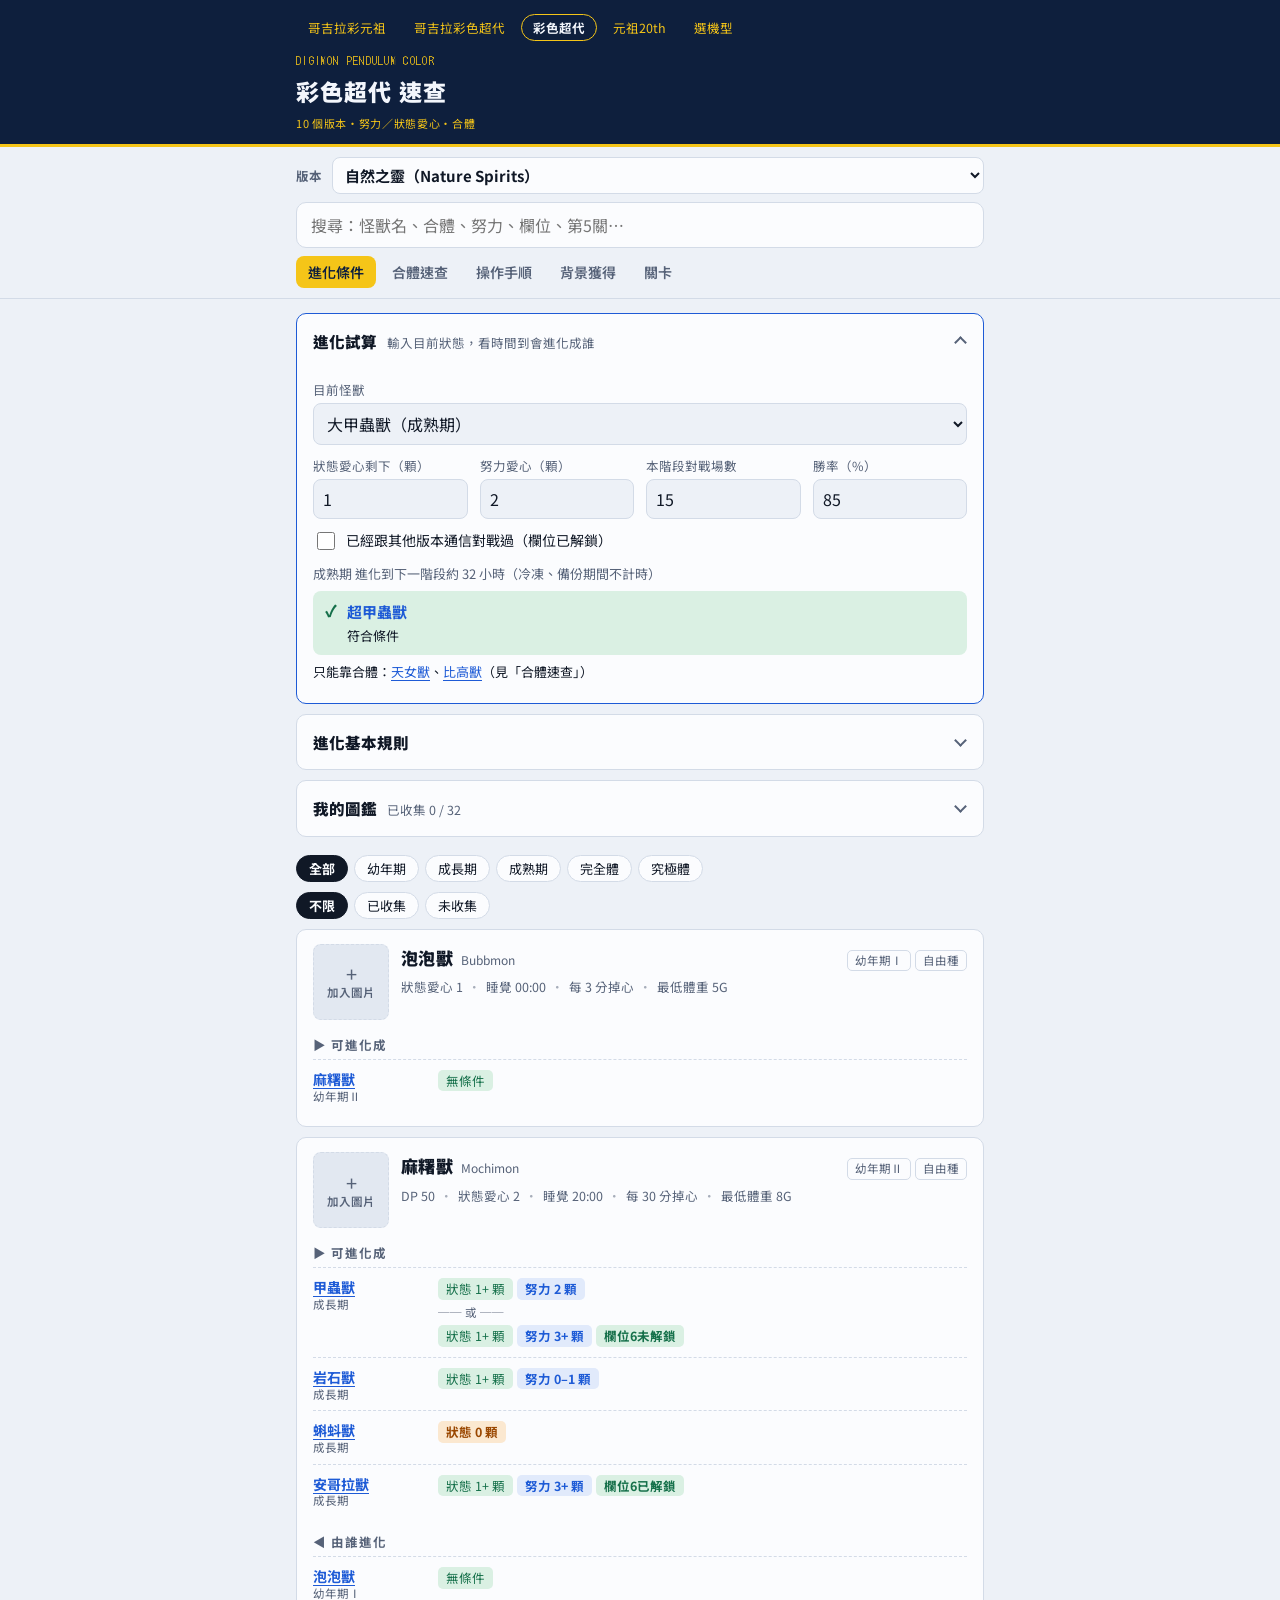
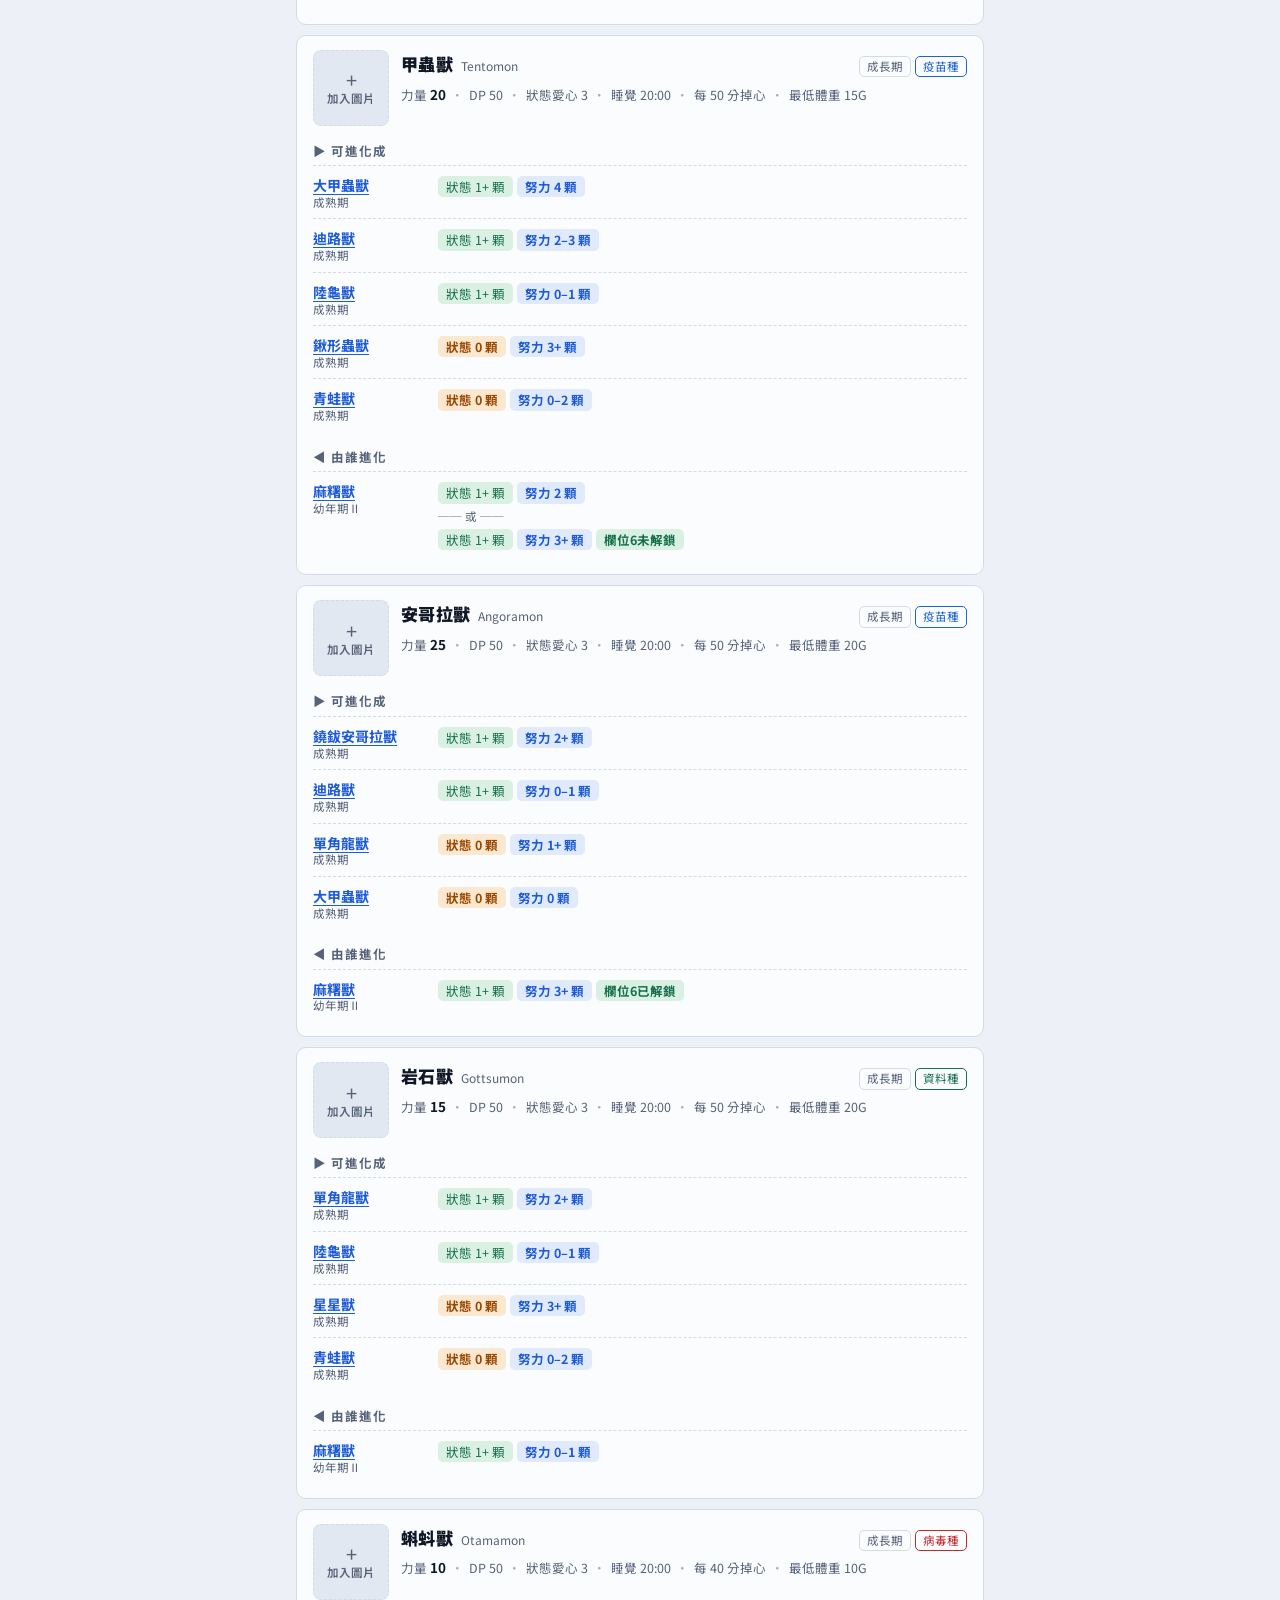
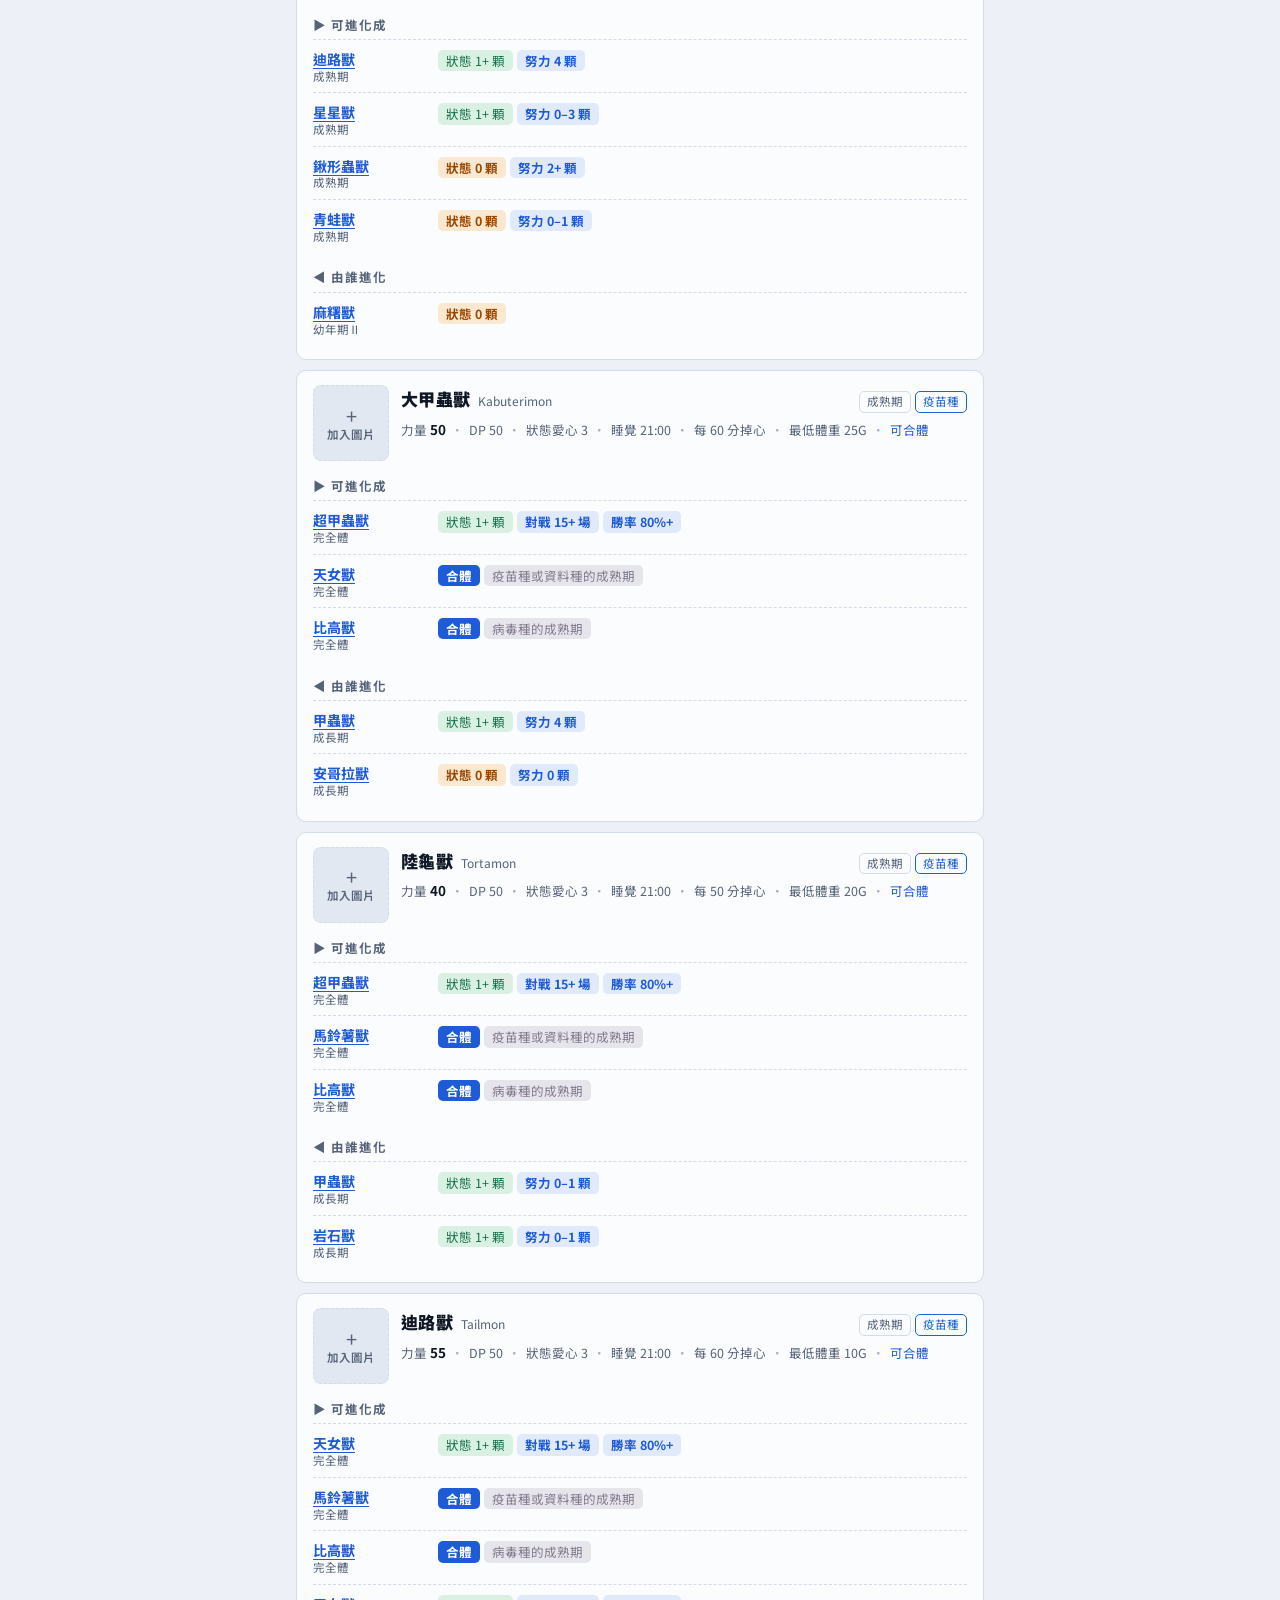
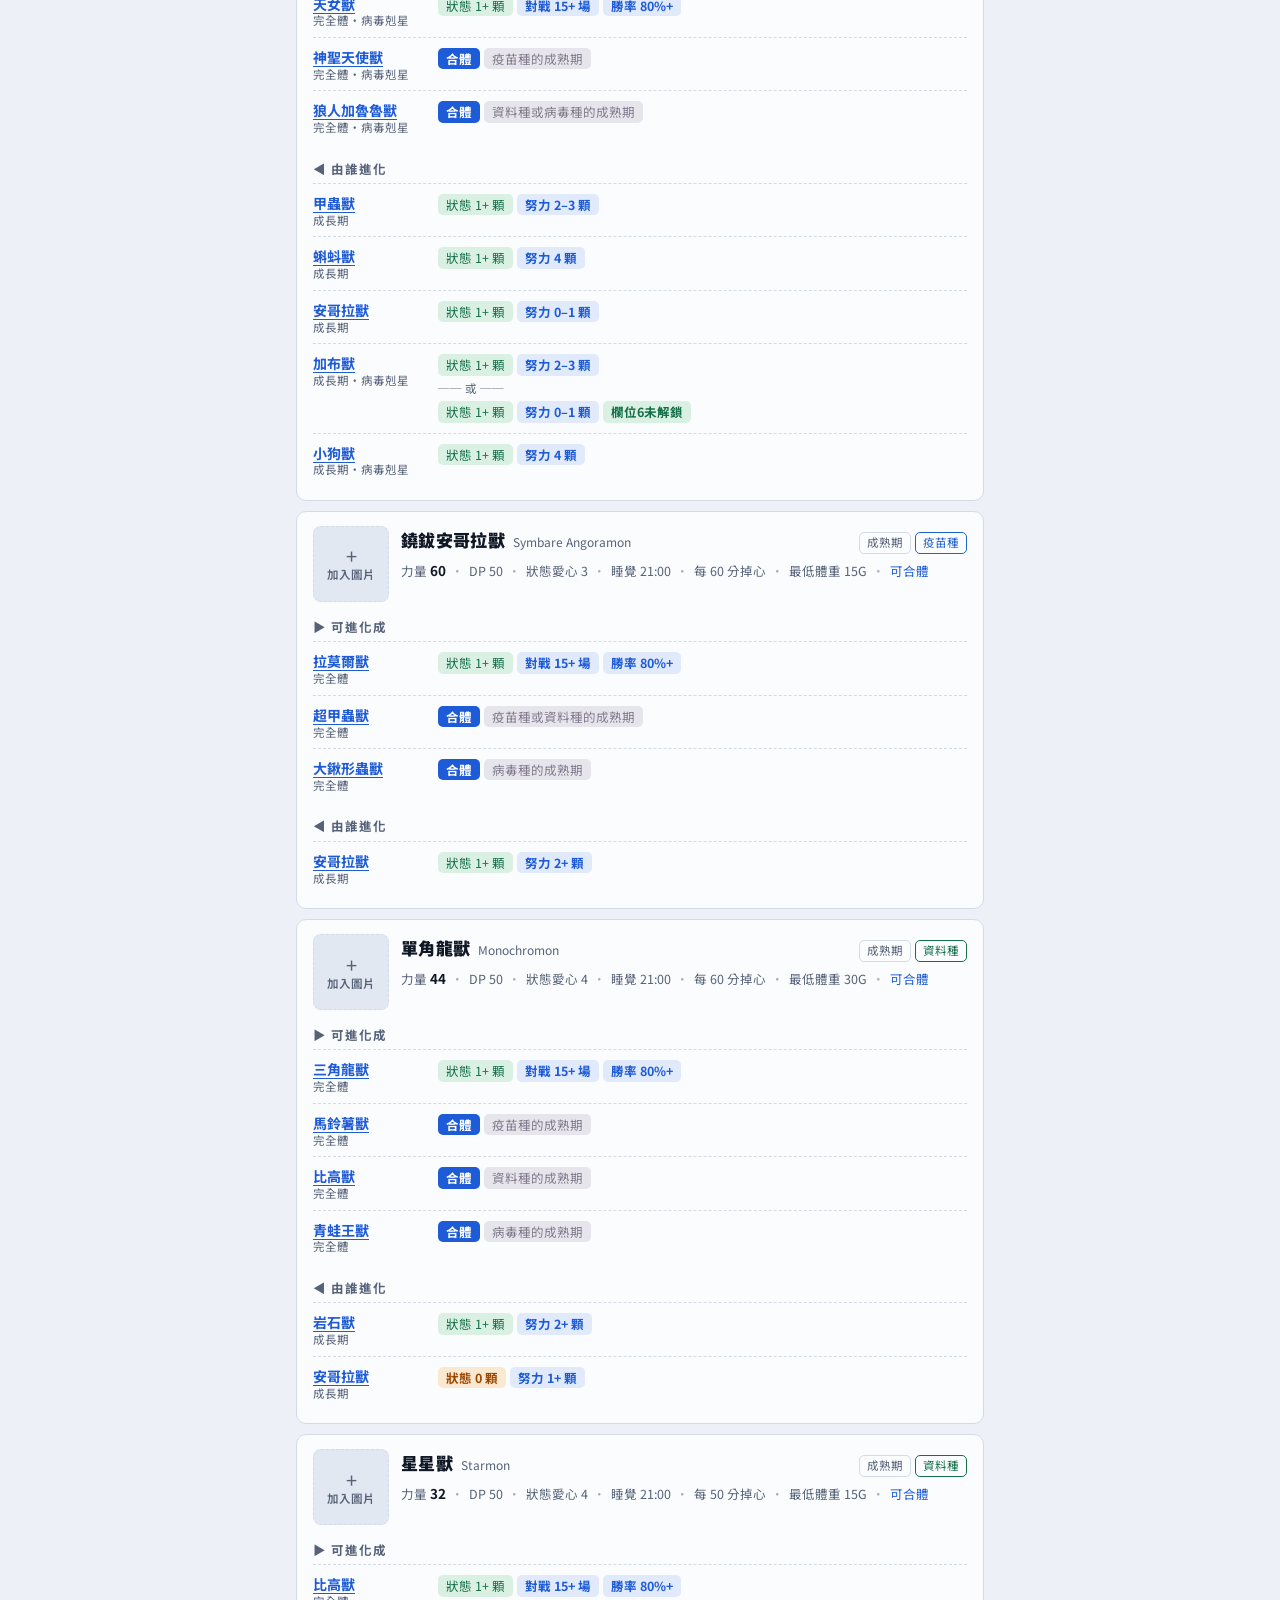
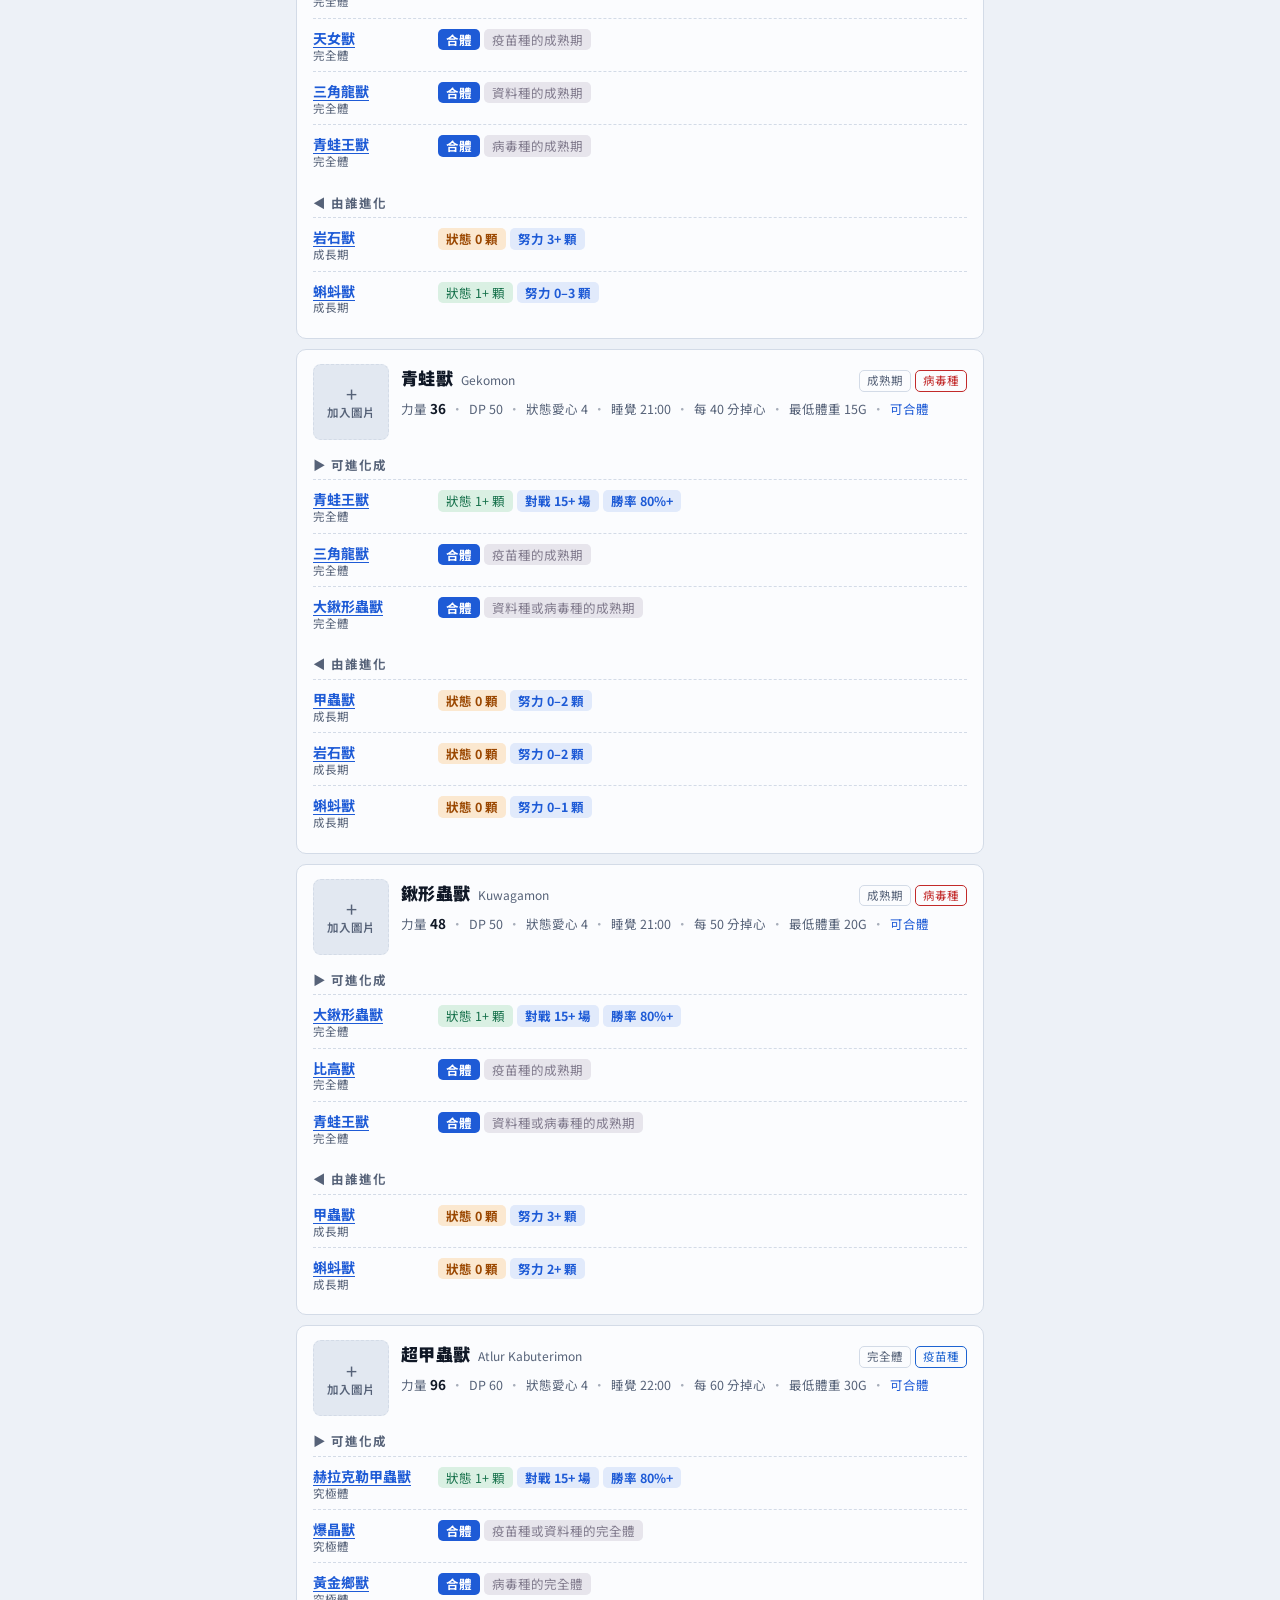
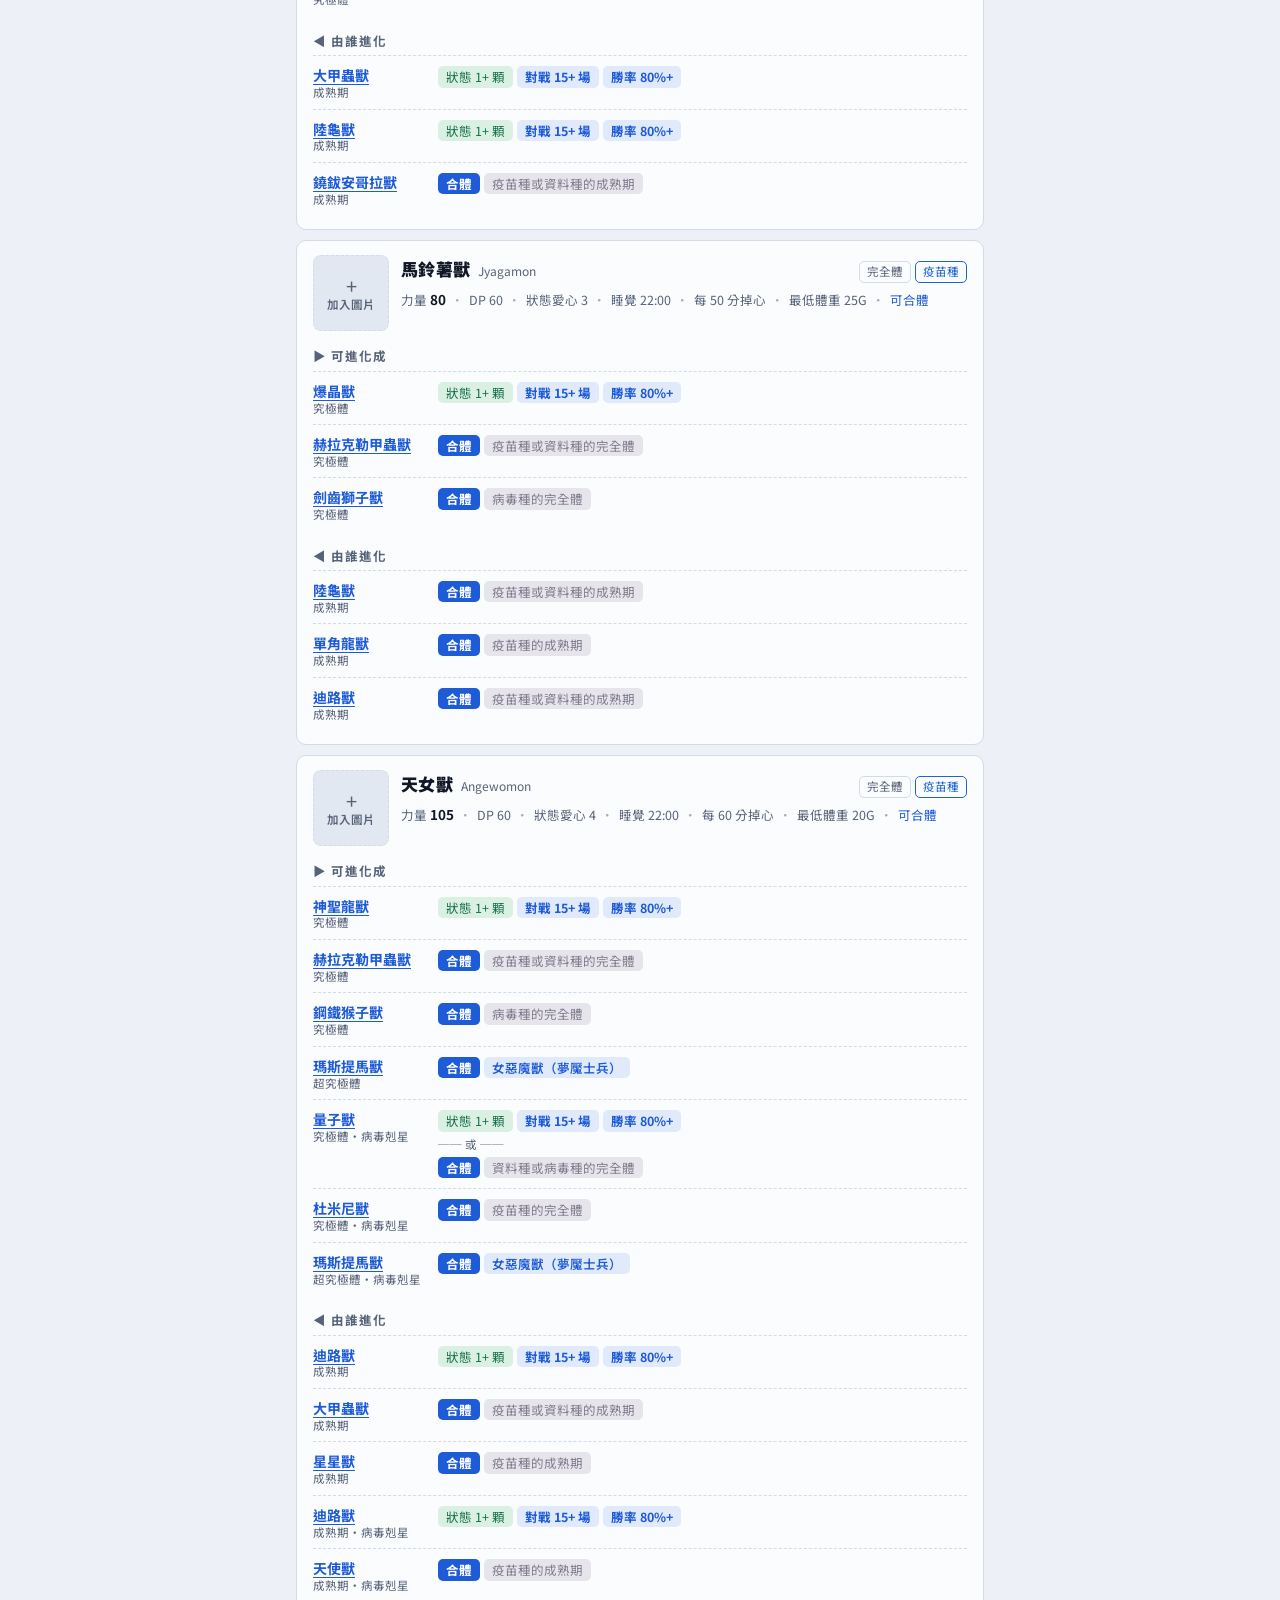
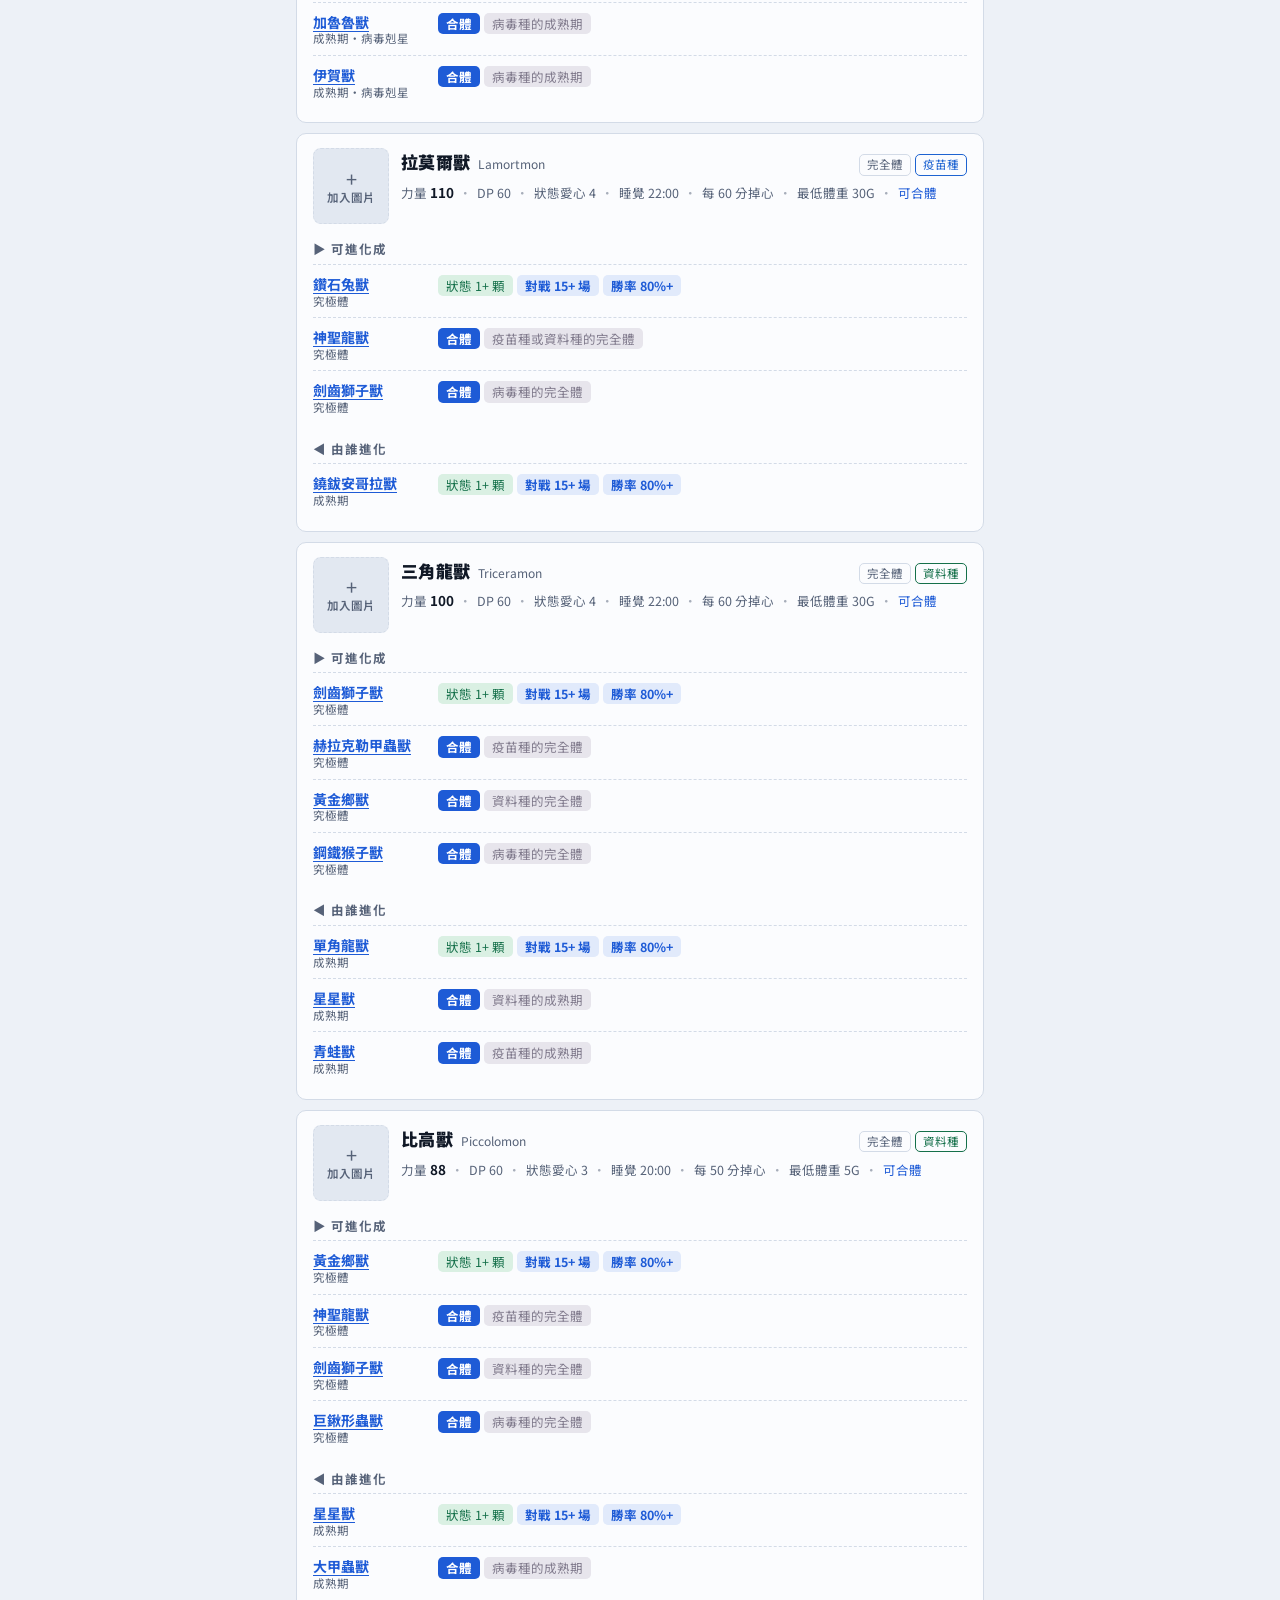
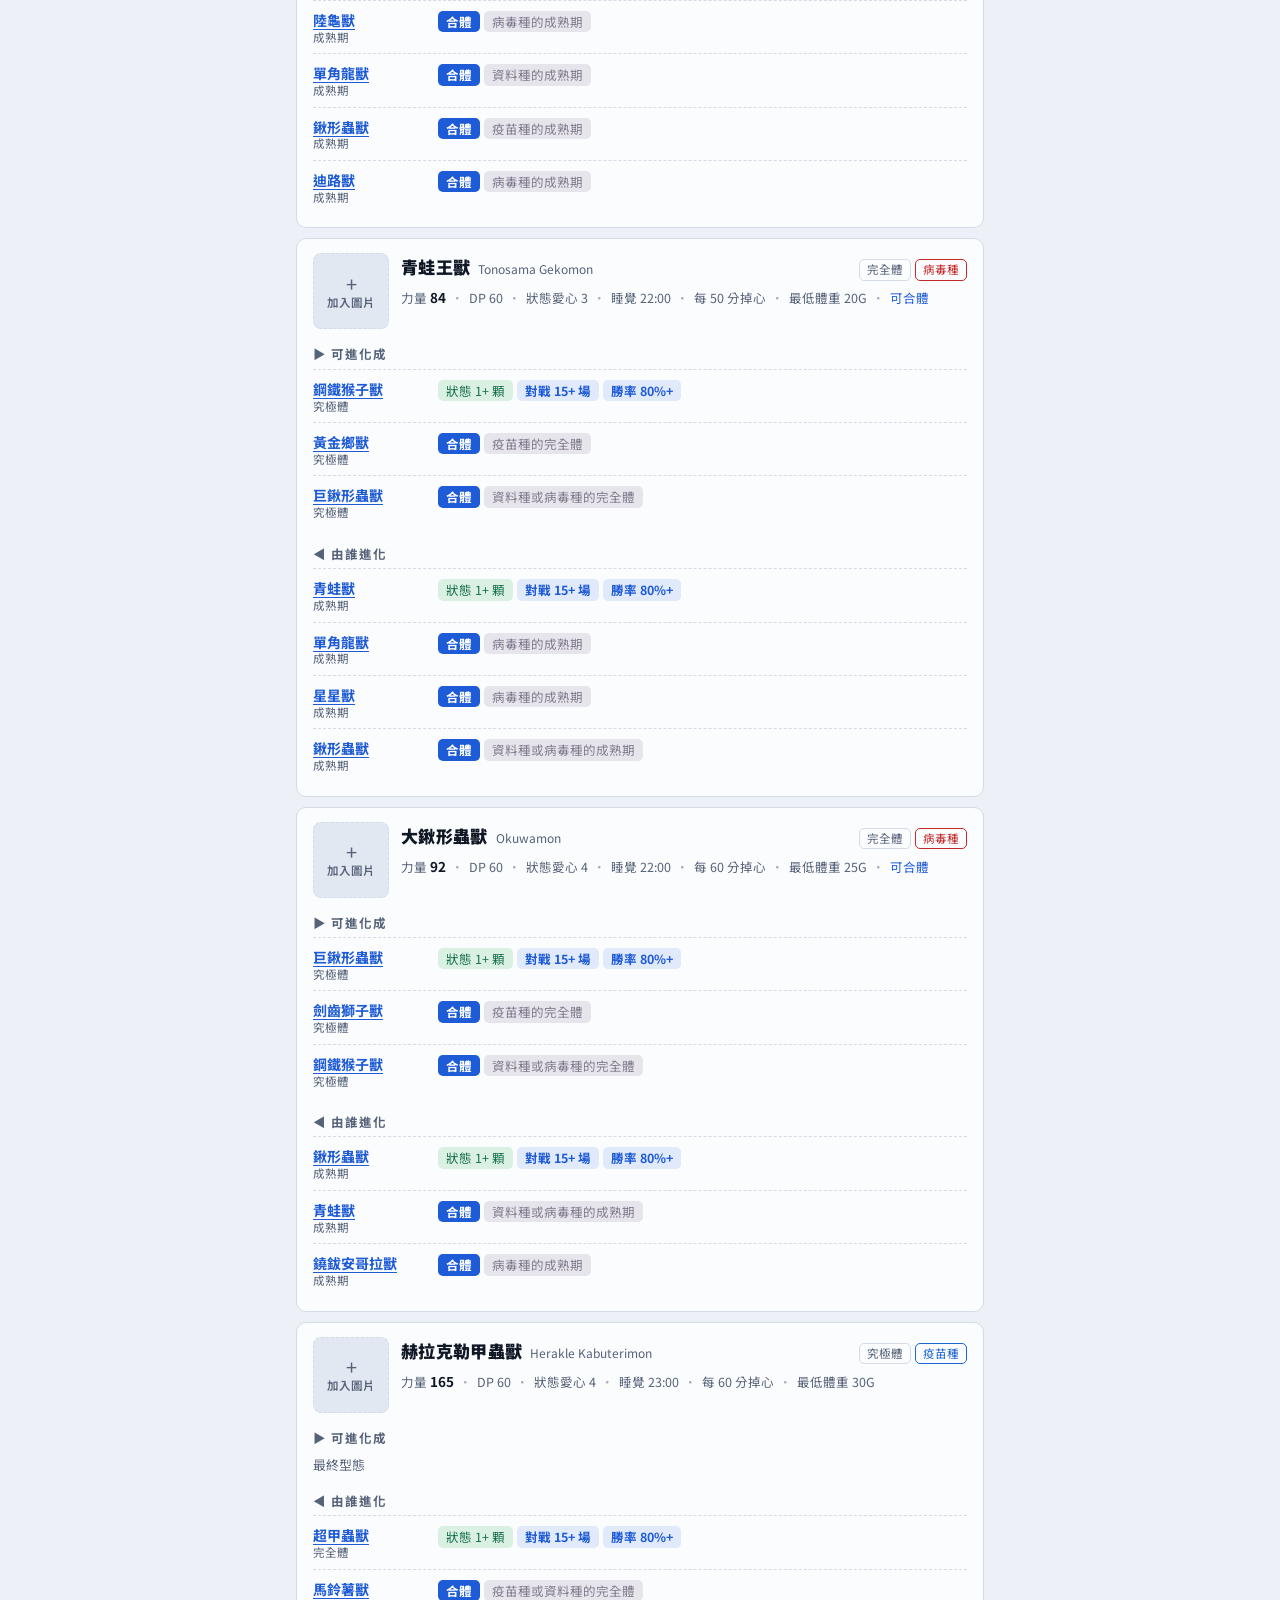
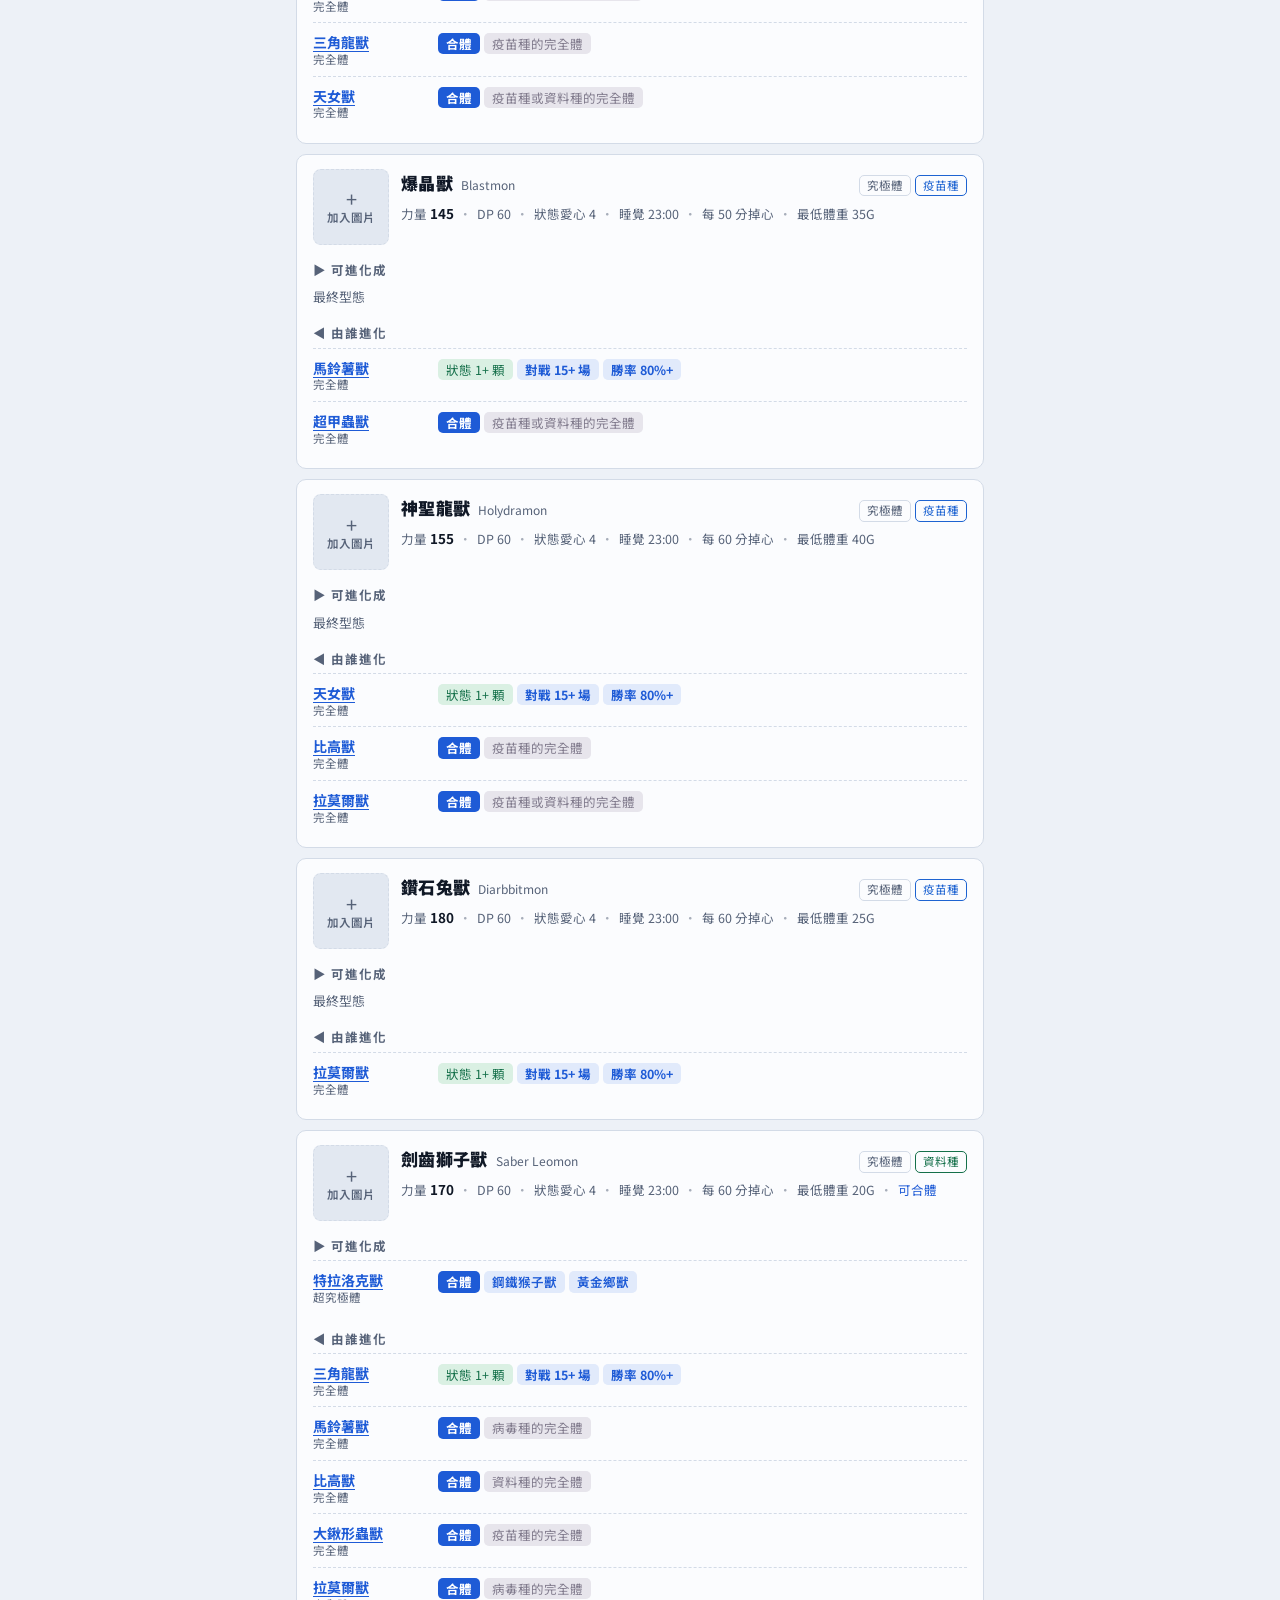
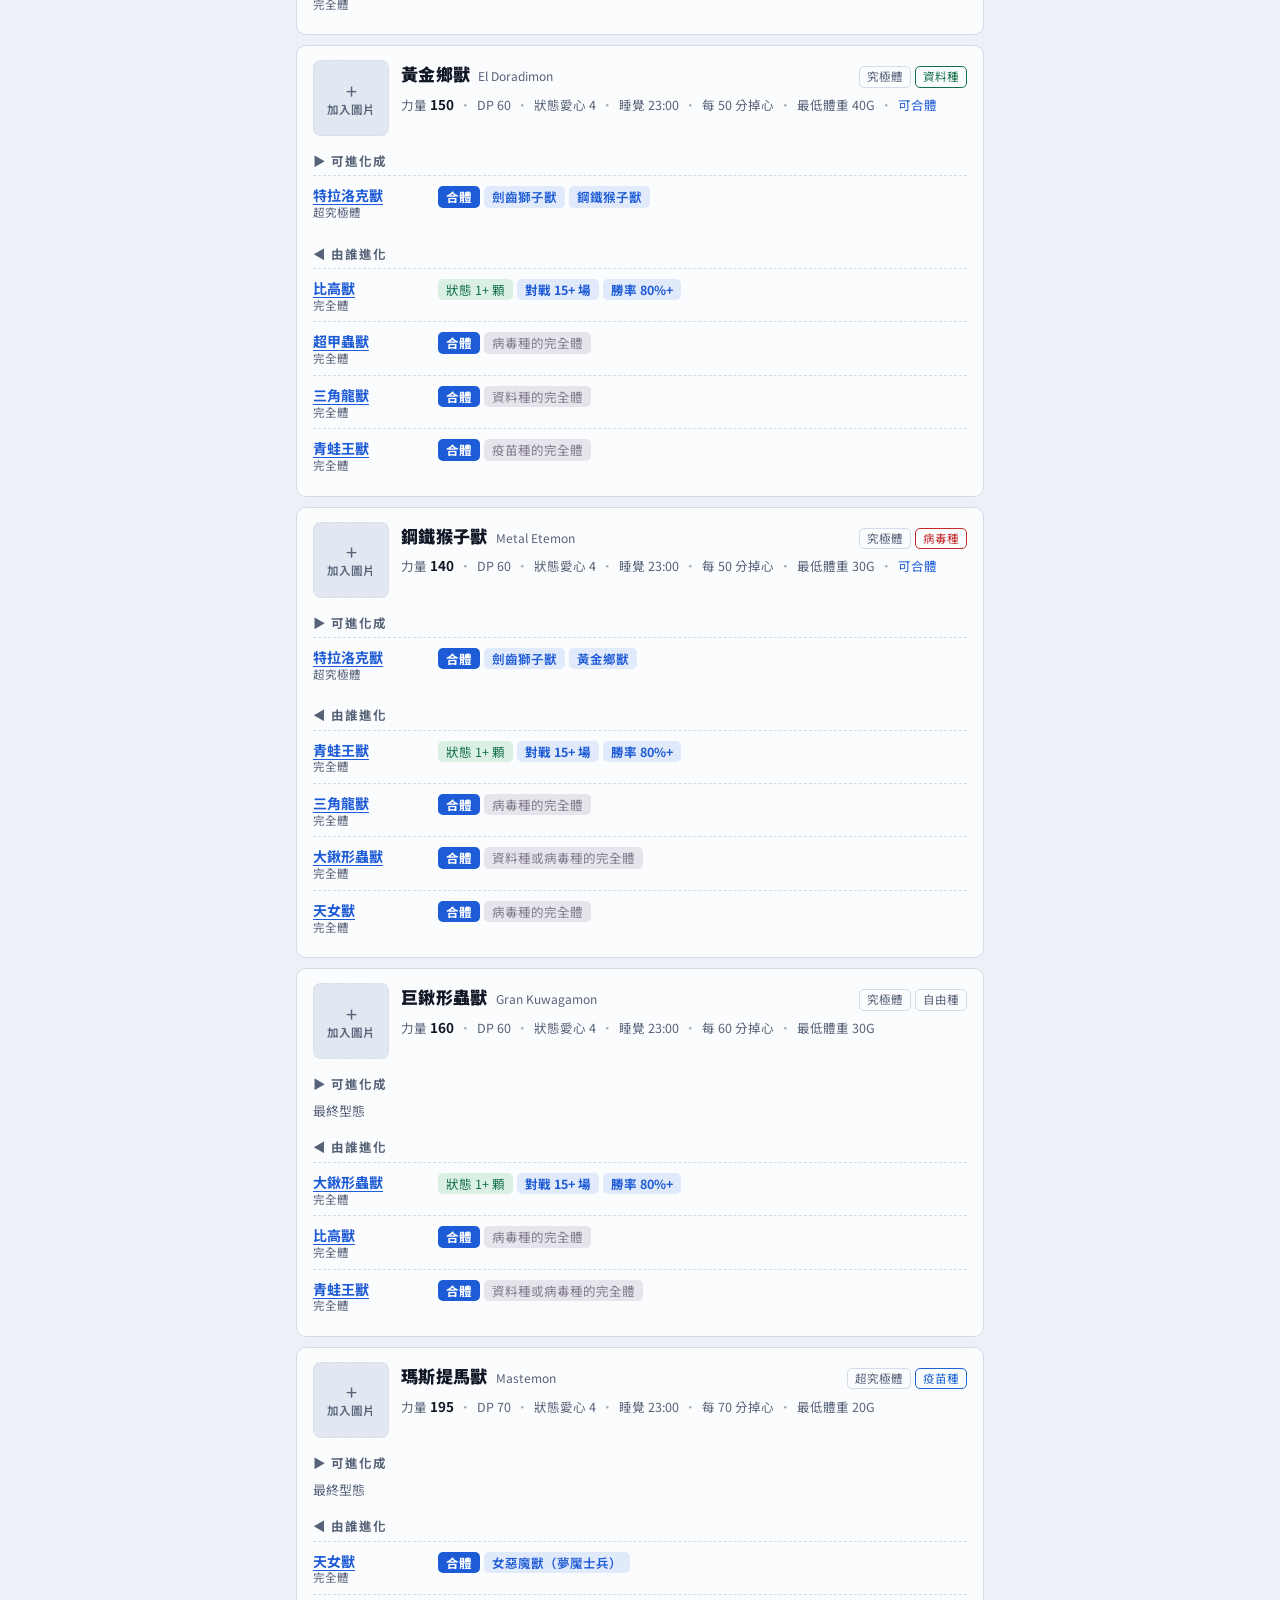
<file: docs/penc.html>
<!doctype html>
<html lang="zh-Hant">
<head>
<meta charset="utf-8">
<meta name="viewport" content="width=device-width,initial-scale=1,viewport-fit=cover">
<title>彩色超代 速查</title>
<meta name="description" content="Digimon Pendulum COLOR 中文攻略速查（可離線）">
<meta name="theme-color" content="#0E1F3D">
<link rel="manifest" href="manifest.webmanifest">
<link rel="icon" href="icon-192.png">
<link rel="apple-touch-icon" href="apple-touch-icon.png">
<meta name="apple-mobile-web-app-capable" content="yes">
<meta name="mobile-web-app-capable" content="yes">
<meta name="apple-mobile-web-app-title" content="Digivice">
<link rel="preconnect" href="https://fonts.googleapis.com">
<link rel="preconnect" href="https://fonts.gstatic.com" crossorigin>
<link rel="stylesheet" href="https://fonts.googleapis.com/css2?family=DotGothic16&family=Noto+Sans+TC:wght@400;700;900&display=swap">
<link rel="stylesheet" href="app.css">
</head>
<body>
<header class="band">
  <div class="wrap band-in">
    <nav class="devsw" aria-label="切換機型"><a href="dmgz.html">哥吉拉彩元祖</a><a href="pengz.html">哥吉拉彩色超代</a><a href="penc.html" aria-current="page">彩色超代</a><a href="dm20.html">元祖20th</a><a href="index.html">選機型</a></nav>
    <p class="mark">DIGIMON PENDULUM COLOR</p>
    <h1>彩色超代 速查</h1>
    <div class="gcap" aria-hidden="true"><span>10 個版本・努力／狀態愛心・合體</span></div>
  </div>
</header>
<div class="top">
  <div class="wrap">
    <div class="verbar"><label for="verSel">版本</label><select id="verSel" class="verSel"></select></div>
    <div class="search">
      <input id="q" type="search" placeholder="搜尋：怪獸名、合體、努力、欄位、第5關…" autocomplete="off" enterkeyhint="search">
      <button id="qclear" type="button" aria-label="清除" hidden>×</button>
    </div>
    <nav class="tabs" role="tablist">
      <button data-tab="t-evo" role="tab">進化條件</button>
      <button data-tab="t-jog" role="tab">合體速查</button>
      <button data-tab="t-op" role="tab">操作手順</button>
      <button data-tab="t-bg" role="tab">背景獲得</button>
      <button data-tab="t-quest" role="tab">關卡</button>
    </nav>
  </div>
</div>

<main class="wrap">
<div id="noresult" hidden>找不到符合的內容，換個關鍵字或切換版本試試</div>

<!-- ================= 進化條件 ================= -->
<section class="panel" id="t-evo">
  <h2 class="ptitle">進化條件</h2>

  <details class="card tool si" id="evoTool" open data-sonly data-alias="進化試算 模擬 計算 判斷 會進化成誰">
    <summary>進化試算 <span class="hint">輸入目前狀態，看時間到會進化成誰</span></summary>
    <div class="form">
      <label class="full">目前怪獸<select id="et-cur"></select></label>
      <label>狀態愛心剩下（顆）<input id="et-ch" type="number" min="0" max="4" inputmode="numeric" value="1"></label>
      <label>努力愛心（顆）<input id="et-ef" type="number" min="0" max="4" inputmode="numeric" value="0"></label>
      <label class="cm-f" hidden>本階段照顧失誤（次）<input id="et-cm" type="number" min="0" max="30" inputmode="numeric" value="0"></label>
      <label class="bt-f">本階段對戰場數<input id="et-bt" type="number" min="0" inputmode="numeric" value="0"></label>
      <label class="bt-f">勝率（%）<input id="et-win" type="number" min="0" max="100" inputmode="numeric" value="100"></label>
      <label class="chk full"><input type="checkbox" id="et-slot"> 已經跟其他版本通信對戰過（欄位已解鎖）</label>
    </div>
    <div id="et-out"></div>
  </details>

  <details class="card si" data-alias="狀態愛心 努力愛心 Condition Effort 欄位解鎖">
    <summary>進化基本規則</summary>
    <h4>進化時間（從上次進化起算，睡覺也算）</h4>
    <div class="tw"><table>
      <tr><th>目前階段</th><th>到下一階段</th></tr>
      <tr><td>蛋</td><td>約 1 分鐘</td></tr>
      <tr><td>幼年期Ⅰ</td><td>10 分鐘</td></tr>
      <tr><td>幼年期Ⅱ</td><td>12 小時</td></tr>
      <tr><td>成長期</td><td>24 小時</td></tr>
      <tr><td>成熟期</td><td>32 小時</td></tr>
      <tr><td>完全體</td><td>40 小時</td></tr>
    </table></div>
    <p class="small">究極體不會自然進化。超究極體只能靠合體，或西遊戰士、東方勇士用究極體通關最終關 F 取得。</p>

    <h4>狀態愛心（Condition）</h4>
    <ul class="small">
      <li>每次照顧失誤扣 1 顆，<b>不能回復</b>。</li>
      <li>每次進化會重新給固定數量（見卡片上的「狀態愛心」）。</li>
      <li>成長期、成熟期的路線看「還有沒有剩」。</li>
      <li>完全體、究極體要<b>自然進化</b>，一定要還有狀態愛心；扣光了只能靠合體。</li>
    </ul>

    <h4>努力愛心（Effort）</h4>
    <ul class="small">
      <li>每訓練 <b>4 次</b>得 1 顆，成功失敗都算。</li>
      <li>不會減少，進化後歸零。</li>
    </ul>

    <h4>勝率 → 進化機率（需本階段對戰 15 場以上）</h4>
    <div class="tw"><table>
      <tr><th>勝率</th><th>進化機率</th></tr>
      <tr><td>80% 以上</td><td>100%</td></tr>
      <tr><td>70–79%</td><td>70%</td></tr>
      <tr><td>40–69%</td><td>40%</td></tr>
      <tr><td>未滿 40%</td><td>不會自然進化（仍可合體）</td></tr>
    </table></div>

    <h4>欄位解鎖</h4>
    <p class="small">跟<b>其他版本</b>的 Pendulum COLOR 通信對戰一次，就會解鎖欄位 6（風之守護者是欄位 7），多出一條新的成長期路線。除非整台重置，否則會一直保持。</p>

    <h4>例外</h4>
    <p class="small">風之守護者的 Floramon、Mushmon 雖然只有 2 顆狀態愛心，卻要照顧失誤 <b>3 次</b>才會換路線。不確定時就多失誤一次。</p>

    <h4>進化後</h4>
    <p class="small">重置：狀態、努力、受傷與生病次數、體重、飢餓計數、本階段對戰場數。<br>保留：勝率、戰敗受傷率。</p>

    <h4>形態變化（西遊戰士、東方勇士）</h4>
    <p class="small">特定究極體在戰鬥中，力量愛心全滿、並在正確顏色停下搖晃，就會暫時變身。只換外觀，數值不變。</p>

    <h4>天界行者、星界哨兵</h4>
    <p class="small">攻略站目前只有名單，還沒整理進化條件。</p>
  </details>

  <details class="card si" id="dex" data-sonly data-alias="我的圖鑑 收集 圖片 照片 相簿">
    <summary>我的圖鑑 <span class="hint" id="dexCount">0 / 0</span></summary>
    <div class="dex-bar"><span id="dexBar" style="width:0%"></span></div>
    <p class="small sub">只顯示目前選的版本。點空格從相簿選圖；圖片只存在這支手機的瀏覽器裡，清除瀏覽器資料會一起刪掉。</p>
    <div class="dex-grid" id="dexGrid"></div>
  </details>

  <div class="filters" id="stageFilter">
    <button data-st="all" class="on">全部</button>
    <button data-st="baby">幼年期</button>
    <button data-st="III">成長期</button>
    <button data-st="IV">成熟期</button>
    <button data-st="V">完全體</button>
    <button data-st="VI">究極體</button>
  </div>
  <div class="filters" id="collFilter" style="margin-top:0">
    <button data-coll="all" class="on">不限</button>
    <button data-coll="have">已收集</button>
    <button data-coll="need">未收集</button>
  </div>
  <div id="monList"></div>
</section>

<!-- ================= 合體速查 ================= -->
<section class="panel" id="t-jog" hidden>
  <h2 class="ptitle">合體速查</h2>

  <div class="card tool si" data-sonly data-alias="查合體 合體結果 夥伴 屬性 ジョグレス jogress">
    <h3>查合體</h3>
    <div class="form">
      <label class="full">目前養的怪獸<select id="jq-me"></select></label>
      <label class="full">合體夥伴<select id="jq-partner"></select></label>
    </div>
    <div id="jq-out"></div>
  </div>

  <details class="card si" data-alias="合體規則 ジョグレス BACK UP CONNECT MIS MATCH 屬性">
    <summary>合體（ジョグレス）規則</summary>
    <ul>
      <li><b>成熟期、完全體</b>都能合體，部分究極體也可以。狀態畫面「J○」代表可以合體。</li>
      <li>結果看<b>夥伴的屬性</b>（疫苗種／資料種／病毒種），而且夥伴必須是<b>同一個階段</b>：成熟期配成熟期、完全體配完全體。</li>
      <li>究極體以上的合體要<b>指定怪獸</b>，常常要另一個版本的機器。</li>
      <li>D 對戰 → JOGRES → <b>BACK UP</b>（跟備份的怪獸合體，備份會消失）或 <b>CONNECT</b>（跟另一台連線，兩台各自依自己的組合進化）。</li>
      <li>組合不對會顯示「MIS MATCH」。</li>
      <li>不消耗 DP。夥伴不會影響進化後的數值，只決定變成誰。</li>
      <li>合體只能跟 Pendulum COLOR 系列連線。</li>
    </ul>
  </details>

  <div id="jogTables"></div>
</section>

<!-- ================= 操作手順 ================= -->
<section class="panel" id="t-op" hidden>
  <h2 class="ptitle">操作手順</h2>

  <details class="card si" open>
    <summary>按鍵速查</summary>
    <p>螢幕右側由上到下是 <span class="key">A</span> <span class="key">B</span> <span class="key">C</span>。</p>
    <div class="tw"><table>
      <tr><th>操作</th><th>效果</th></tr>
      <tr><td><span class="key">A</span></td><td class="wrap-cell">切換選擇圖示／選項；時鐘畫面切換 12／24 小時制</td></tr>
      <tr><td><span class="key">B</span></td><td class="wrap-cell">決定；主畫面（沒選圖示）按 B＝看時鐘</td></tr>
      <tr><td><span class="key">C</span></td><td class="wrap-cell">取消／返回</td></tr>
      <tr><td><span class="key">C</span> 長按 3 秒</td><td class="wrap-cell">開機</td></tr>
      <tr><td><span class="key">C</span> 長按 2 秒（主畫面）</td><td class="wrap-cell">設定畫面（BG・BRIGHT・SOUND・POWER）</td></tr>
      <tr><td><span class="key">C</span> 長按 10 秒</td><td class="wrap-cell">強制關機（5 秒會響警告音）。<b>不會存檔</b>，平常請用 POWER</td></tr>
      <tr><td><span class="key">A</span>+<span class="key">C</span>（主畫面）</td><td class="wrap-cell">聲音開／關</td></tr>
      <tr><td><span class="key">A</span>+<span class="key">C</span>（時鐘畫面）</td><td class="wrap-cell">修改時間（改時間不會加快成長）</td></tr>
      <tr><td><span class="key">A</span>+<span class="key">B</span>（死亡的電腦畫面）</td><td class="wrap-cell">選新蛋</td></tr>
      <tr><td>重置孔</td><td class="wrap-cell">當機時用細棒按；之後出現 LOAD／RESET</td></tr>
    </table></div>
  </details>

  <details class="card si" data-alias="ペンデュラム 搖 振 孵化">
    <summary>搖晃（ペンデュラム）與孵化</summary>
    <ul>
      <li>訓練、任務、和 Pendulum 通信對戰前都要搖。鏈子朝下<b>上下</b>搖，左右搖不算。</li>
      <li>「READY!」時記住背景顏色 → 「COUNT!」約 3 秒內搖到同樣顏色。顏色依序是 藍 → 黃 → 紅。</li>
      <li><b>孵化前多搖</b>：蛋在畫面上的約 1 分鐘內搖 100 下以上，孵出來的怪獸力量 <b>+10</b>。</li>
    </ul>
  </details>

  <details class="card si">
    <summary>開機・設定時間・充電</summary>
    <ol>
      <li>先用附的線充電。長按 <span class="key">C</span> 約 3 秒開機。</li>
      <li>出現商品 Logo → 按 A／B／C 任一鍵。</li>
      <li>設定時間：<span class="key">A</span> 調「時」、<span class="key">B</span> 調「分」、<span class="key">C</span> 確定。</li>
      <li>約 1 分鐘後怪獸誕生（這段時間記得搖）。</li>
    </ol>
    <ul class="small">
      <li>底部 USB-C。充電中黃色閃電、充飽綠色。主畫面長按 C 2 秒看電量。</li>
      <li>超過約 4 小時沒充完、發燙或有異味 → 立刻拔線。</li>
      <li>建議用 USB-C 轉 USB-A 線，避開 PD 快充。會自動存檔，沒電後選 LOAD 接續。</li>
    </ul>
  </details>

  <details class="card si">
    <summary>圖示選單（A～H）</summary>
    <h4>A. 狀態（STATUS／ALBUM）</h4>
    <ul class="small">
      <li>STATUS：年齡・體重 → Hungry → Strength → <b>Effort（努力）</b> → <b>Condition（狀態）</b> → DP → TYPE（屬性、B 對戰／J 合體可否）→ 勝率。</li>
      <li>ALBUM：養過的怪獸；沒養過的只顯示編號。</li>
      <li>體重到 99G 會生病。</li>
    </ul>
    <h4>B. 食物</h4>
    <ul class="small">
      <li><b>肉</b>：飢餓 +1、體重 +1G。滿心不能再餵；餵滿 4 心掉心暫停 60 分鐘。</li>
      <li><b>蛋白質</b>：力量 +1、體重 +2G。每 4 個：DP +1、戰敗受傷率 +2%。</li>
    </ul>
    <h4>C. 訓練</h4>
    <p class="small">怪獸連發 5 次攻擊，5 次都是 Super Hit＝MEGA HIT。<b>每次訓練都算努力（4 次＝1 顆）</b>，成功失敗都算。</p>
    <div class="tw"><table>
      <tr><th>Super Hit</th><th>力量</th><th>體重</th><th>戰敗受傷率</th></tr>
      <tr><td>5（MEGA HIT）</td><td>+4</td><td>−20G</td><td>−2%</td></tr>
      <tr><td>3–4</td><td>+2</td><td>−10G</td><td>−2%</td></tr>
      <tr><td>2</td><td>+1</td><td>−4G</td><td>−2%</td></tr>
      <tr><td>0–1</td><td>0</td><td>−2G</td><td>0</td></tr>
    </table></div>
    <h4>要搖到的顏色／次數（依屬性）</h4>
    <div class="tw"><table>
      <tr><th>屬性</th><th>MEGA HIT</th><th>3–4 次</th><th>2 次</th></tr>
      <tr><td>幼年期</td><td><span class="chip gr">紅</span>12 下</td><td><span class="chip gy">黃</span>7 下</td><td><span class="chip gb">藍</span>2 下</td></tr>
      <tr><td>疫苗種</td><td><span class="chip gr">紅</span>12 下</td><td><span class="chip gy">黃</span>7 下</td><td><span class="chip gb">藍</span>2 下</td></tr>
      <tr><td>資料種</td><td><span class="chip gy">黃</span>6 下</td><td><span class="chip gr">紅</span>11 下</td><td><span class="chip gb">藍</span>2 下</td></tr>
      <tr><td>病毒種</td><td><span class="chip gb">藍</span>2 下</td><td><span class="chip gy">黃</span>7 下</td><td><span class="chip gr">紅</span>12 下</td></tr>
      <tr><td>自由種</td><td><span class="chip gr">紅</span>11 下</td><td><span class="chip gy">黃</span>7 下</td><td><span class="chip gb">藍</span>2 下</td></tr>
    </table></div>
    <p class="small sub">搖不到 2 下只會有 0～1 次 Super Hit。</p>
    <h4>D. 對戰（BATTLE／JOGRES）</h4>
    <ul class="small">
      <li>BATTLE → QUEST（任務）／CONNECT → PENDULUM（跟 Pendulum COLOR，要搖）或 DIGIMON（跟 Digital Monster COLOR，不用搖）。</li>
      <li>JOGRES → 合體，見「合體速查」。</li>
      <li>DP 或飢餓為 0 不能對戰。每場體重 −4G。</li>
    </ul>
    <h4>E. 廁所</h4>
    <p class="small">累積 8 坨會生病。幼年期Ⅰ 每 3 分鐘、幼年期Ⅱ 每 60 分鐘、之後每 120 分鐘拉一次。</p>
    <h4>F. 電燈（LIGHT／COLD／CHANGE）</h4>
    <ul class="small">
      <li>LIGHT：開關燈。COLD：冷凍暫停（解凍後掉心、便便計時從頭算）。CHANGE：備份／替換（幼年期Ⅰ不能備份）。</li>
      <li class="warn" style="list-style:none;margin-left:-1.3em">冷凍中又備份、按重置孔或關機，飢餓與力量會變 0。</li>
    </ul>
    <h4>G. 治療</h4>
    <p class="small">對話框「…」＝生病、骷髏＝受傷，選對應的圖示治療。</p>
    <h4>H. 呼叫燈</h4>
    <p class="small">不能選。沒處理完燈就熄＝照顧失誤（扣 1 顆狀態愛心）。</p>
  </details>

  <details class="card si">
    <summary>睡覺・照顧失誤</summary>
    <ul class="small">
      <li>睡著後 <b>1 小時內關燈</b>，否則照顧失誤。早上 7:00 自動起床。</li>
      <li>連續睡 8 小時 DP 全滿。</li>
      <li>吵醒睡著的怪獸：約 15 分鐘後再睡，不算失誤，但戰敗受傷率 +2%。</li>
      <li>飢餓、力量空了要在 10 分鐘內補；兩個同時空＝2 次失誤。</li>
      <li>不算失誤：便便、受傷、生病、吵醒。</li>
    </ul>
  </details>

  <details class="card si" data-alias="戰敗受傷率 生病 性格蛋 瀕死 搖">
    <summary>受傷・生病・死亡・遺留的蛋</summary>
    <ul class="small">
      <li>戰敗受傷率起始 10%；每 4 個蛋白質 +2%、每吵醒一次 +2%；每次勝利或訓練 −2%，最高 50%。</li>
      <li>生病：便便 8 坨或體重 99G。生病時仍可對戰。</li>
    </ul>
    <h4>死亡條件（同一形態內）</h4>
    <ul class="small">
      <li>生病 12 次或受傷 12 次（分開計算）</li>
      <li>生病或受傷持續 6 小時</li>
      <li>飢餓空掉累計 20 次</li>
      <li>成熟期／完全體進化時間到沒達成條件，且失誤 ≥ 5</li>
      <li>究極體以上待滿 48 小時時失誤 ≥ 5</li>
    </ul>
    <p class="small">快死時會停住哀叫約 1 分鐘，<b>30 秒內搖 50 下以上</b>可能救回。死亡後出現電腦，按 A+B 選新蛋。</p>
    <h4>遺留的蛋（性格蛋）</h4>
    <p class="small">完全體以上＋（完全體進化失敗，或究極體以上待滿 48 小時）＋勝率 60% 以上，死亡時會留下蛋，孵出的怪獸力量有加成。</p>
  </details>

  <details class="card si">
    <summary>通信對戰・設定</summary>
    <ul class="small">
      <li>PENDULUM：搖晃 → 出現 BATTLE 時接上接頭，一台按 A 或 B → OK! 開始。雙方 3 HP，一般命中 −1、Super Hit −2。</li>
      <li>DIGIMON（Digital Monster COLOR）：不用搖，前 3 下必中，第 4 下決勝負。屬性相剋為 ±5。</li>
      <li>可連 Digital Monster COLOR、Pendulum COLOR、Digivice COLOR 系列（含聯名），不能連舊的非 COLOR 機種。</li>
      <li>設定：BG（背景）／BRIGHT（亮度 5 段）／SOUND（大・中・關）／POWER（存檔關機）。</li>
      <li>LOAD／RESET：RESET → OK 會全部刪除。</li>
    </ul>
    <p class="small">屬性相剋：疫苗種 ＞ 病毒種 ＞ 資料種 ＞ 疫苗種，Pendulum 對戰有利 +10、不利 −10。</p>
  </details>
</section>

<!-- ================= 背景獲得 ================= -->
<section class="panel" id="t-bg" hidden>
  <h2 class="ptitle">背景獲得</h2>
  <div class="card si">
    <h3>怎麼換背景</h3>
    <p>主畫面長按 <span class="key">C</span> 2 秒 → BG → <span class="key">A</span> 選 → <span class="key">B</span> 決定。</p>
    <p class="small">部分背景會隨時間變色：06:00 白天、16:00 黃昏、19:00 夜晚。以下是攻略站整理的前 8 個版本。</p>
  </div>
  <div class="bg-list">
    <div class="card si" data-alias="Lakeside"><b>湖畔</b><span class="chip ok">版本</span>
      <div class="cond">自然之靈預設；其他版本跟自然之靈通信對戰取得</div></div>
    <div class="card si" data-alias="Underwater"><b>水中</b><span class="chip ok">版本</span>
      <div class="cond">深海救兵預設；其他版本跟深海救兵對戰取得</div></div>
    <div class="card si" data-alias="Castle"><b>城堡</b><span class="chip ok">版本</span>
      <div class="cond">夢魘士兵預設；其他版本跟夢魘士兵對戰取得</div></div>
    <div class="card si" data-alias="Flower Field"><b>花田</b><span class="chip ok">版本</span>
      <div class="cond">風之守護者預設；其他版本跟風之守護者對戰取得</div></div>
    <div class="card si" data-alias="Factories"><b>工廠</b><span class="chip ok">版本</span>
      <div class="cond">金屬帝國預設；其他版本跟金屬帝國對戰取得</div></div>
    <div class="card si" data-alias="Sky"><b>天空</b><span class="chip ok">版本</span>
      <div class="cond">病毒剋星預設；其他版本跟病毒剋星對戰取得</div></div>
    <div class="card si" data-alias="Grasslands Desert Forest Mountains Beach"><b>草原／沙漠／森林／山岳／海灘</b><span class="chip gb">通信</span>
      <div class="cond">分別跟 Digital Monster COLOR Ver.1／2／3／4／5 對戰（西遊戰士、東方勇士沒有）</div></div>
    <div class="card si" data-alias="File Island"><b>檔案島</b><span class="chip gb">通信</span>
      <div class="cond">跟 Digital Monster COLOR 5 個版本全部連線過（西遊戰士、東方勇士沒有）</div></div>
    <div class="card si" data-alias="Folder Continent"><b>資料夾大陸</b><span class="chip gb">通信</span>
      <div class="cond">跟其他 5 個版本的 Pendulum COLOR 全部連線過（西遊戰士、東方勇士沒有）</div></div>
    <div class="card si" data-alias="Living Quarters"><b>生活區</b><span class="chip bt">任務</span>
      <div class="cond">一般版本預設；西遊戰士、東方勇士要通關任務第 5 關</div></div>
    <div class="card si" data-alias="The Net"><b>網路空間</b><span class="chip bt">任務</span>
      <div class="cond">通關任務第 1 關（西遊戰士、東方勇士沒有）</div></div>
    <div class="card si" data-alias="Box Art"><b>包裝盒圖</b><span class="chip bt">任務</span>
      <div class="cond">通關任務第 5 關（西遊戰士、東方勇士是第 1 關），圖依版本不同</div></div>
    <div class="card si" data-alias="Field Alt"><b>場景變化版</b><span class="chip bt">任務</span>
      <div class="cond">通關任務最終關 F，圖依版本不同</div></div>
    <div class="card si" data-alias="D-1 Grand Prix"><b>D-1 大獎賽</b><span class="chip gb">通信</span>
      <div class="cond">西遊戰士、東方勇士：通信對戰勝利 10 場</div></div>
    <div class="card si" data-alias="D-1 Grand Prix Gold Diamond"><b>D-1 大獎賽 金／鑽石</b><span class="chip gb">通信</span>
      <div class="cond">西遊戰士、東方勇士：通信對戰勝利 100 場</div></div>
    <div class="card si" data-alias="Pendulum Swimmers"><b>Pendulum Swimmers</b><span class="chip gy">圖鑑</span>
      <div class="cond">西遊戰士、東方勇士：相簿登錄 10 隻</div></div>
    <div class="card si" data-alias="Genshi Continent"><b>原始大陸</b><span class="chip ok">版本</span>
      <div class="cond">西遊戰士預設；東方勇士跟西遊戰士對戰取得</div></div>
    <div class="card si" data-alias="Ashino Island"><b>芦野島</b><span class="chip ok">版本</span>
      <div class="cond">東方勇士預設；西遊戰士跟東方勇士對戰取得</div></div>
    <div class="card si" data-alias="Shambala"><b>香巴拉</b><span class="chip ok">預設</span>
      <div class="cond">西遊戰士、東方勇士預設</div></div>
    <div class="card si" data-alias="Shambala Sky"><b>香巴拉天空</b><span class="chip gb">通信</span>
      <div class="cond">西遊戰士跟東方勇士互相對戰</div></div>
  </div>
</section>

<!-- ================= 關卡 ================= -->
<section class="panel" id="t-quest" hidden>
  <h2 class="ptitle">關卡</h2>

  <div class="card si" data-alias="任務模式 QUEST 規則 HP 攻擊模式 命中減">
    <h3>任務模式規則</h3>
    <ul>
      <li>每個版本 10 關（第 1～9 關、最終關 F），只顯示目前選的版本。</li>
      <li>每回合開打前要搖晃；雙方各 3 HP，一般命中 −1、Super Hit −2。</li>
      <li>輸一場＝整關失敗，要從頭再來。每一回合算 1 場對戰、消耗 1 DP。</li>
      <li><b>攻擊模式</b>：灰色＝1 發、<span style="color:var(--gr)">紅色</span>＝2 發。<b>命中減</b>直接扣你的命中率。</li>
      <li>西遊戰士、東方勇士：用<b>究極體</b>通關最終關 F，打完會立刻進化。</li>
    </ul>
  </div>

  <div id="questList"></div>

  <div class="card tool si" data-sonly data-alias="命中率 計算機 hitrate 力量 屬性 打得贏">
    <h3>命中率計算</h3>
    <div class="form">
      <label class="full">我的怪獸<select id="hc-mon"></select></label>
      <label class="chk"><input type="checkbox" id="hc-full" checked> 力量愛心全滿</label>
      <label class="chk"><input type="checkbox" id="hc-egg"> 性格蛋孵化</label>
      <label class="chk"><input type="checkbox" id="hc-shake"> 孵化前搖 100 下</label>
      <label class="full">對手<select id="hc-opp"></select></label>
      <label class="hc-c">對手力量<input id="hc-cp" type="number" min="0" inputmode="numeric" value="50"></label>
      <label class="hc-c">對手屬性<select id="hc-ca"><option value="Vaccine">疫苗種</option><option value="Data">資料種</option><option value="Virus">病毒種</option><option value="Free">自由種</option></select></label>
    </div>
    <div id="hc-out"></div>
  </div>

  <div class="card si" data-alias="力量加成 公式 性格蛋 搖蛋">
    <h3>力量加成・命中公式</h3>
    <div class="tw"><table>
      <tr><th>階段</th><th>力量滿心</th><th>性格蛋</th><th>搖蛋</th><th>三者</th></tr>
      <tr><td>成長期</td><td>+5</td><td>+5</td><td>+10</td><td>+20</td></tr>
      <tr><td>成熟期</td><td>+8</td><td>+8</td><td>+10</td><td>+26</td></tr>
      <tr><td>完全體</td><td>+15</td><td>+15</td><td>+10</td><td>+40</td></tr>
      <tr><td>究極體以上</td><td>+20</td><td>+20</td><td>+10</td><td>+50</td></tr>
    </table></div>
    <p class="small">命中率 ＝ 我方力量 × 100 ÷（我方力量＋對手力量）＋ 屬性修正（±10）－ 命中減。最高 99%。</p>
  </div>
</section>

<footer>
  非官方整理。資料來源：BANDAI 官方說明書、humulos.com 攻略站。<br>
  Digimon © 本鄉あきよし・東映動畫・BANDAI
</footer>
</main>

<input type="file" id="phFile" accept="image/*" hidden>
<dialog id="phView">
  <div class="pv-img"><img id="pvImg" alt=""></div>
  <div class="pv-body">
    <h3 id="pvName"></h3>
    <div class="pv-actions">
      <button type="button" class="btn pri" id="pvChange">換一張</button>
      <button type="button" class="btn" id="pvGo">看進化條件</button>
      <button type="button" class="btn danger" id="pvDel">刪除</button>
      <button type="button" class="btn" id="pvClose">關閉</button>
    </div>
  </div>
</dialog>
<div id="toast" role="status" hidden></div>

<script src="data/penc.js"></script>
<script src="app.js"></script>
</body>
</html>
</file>
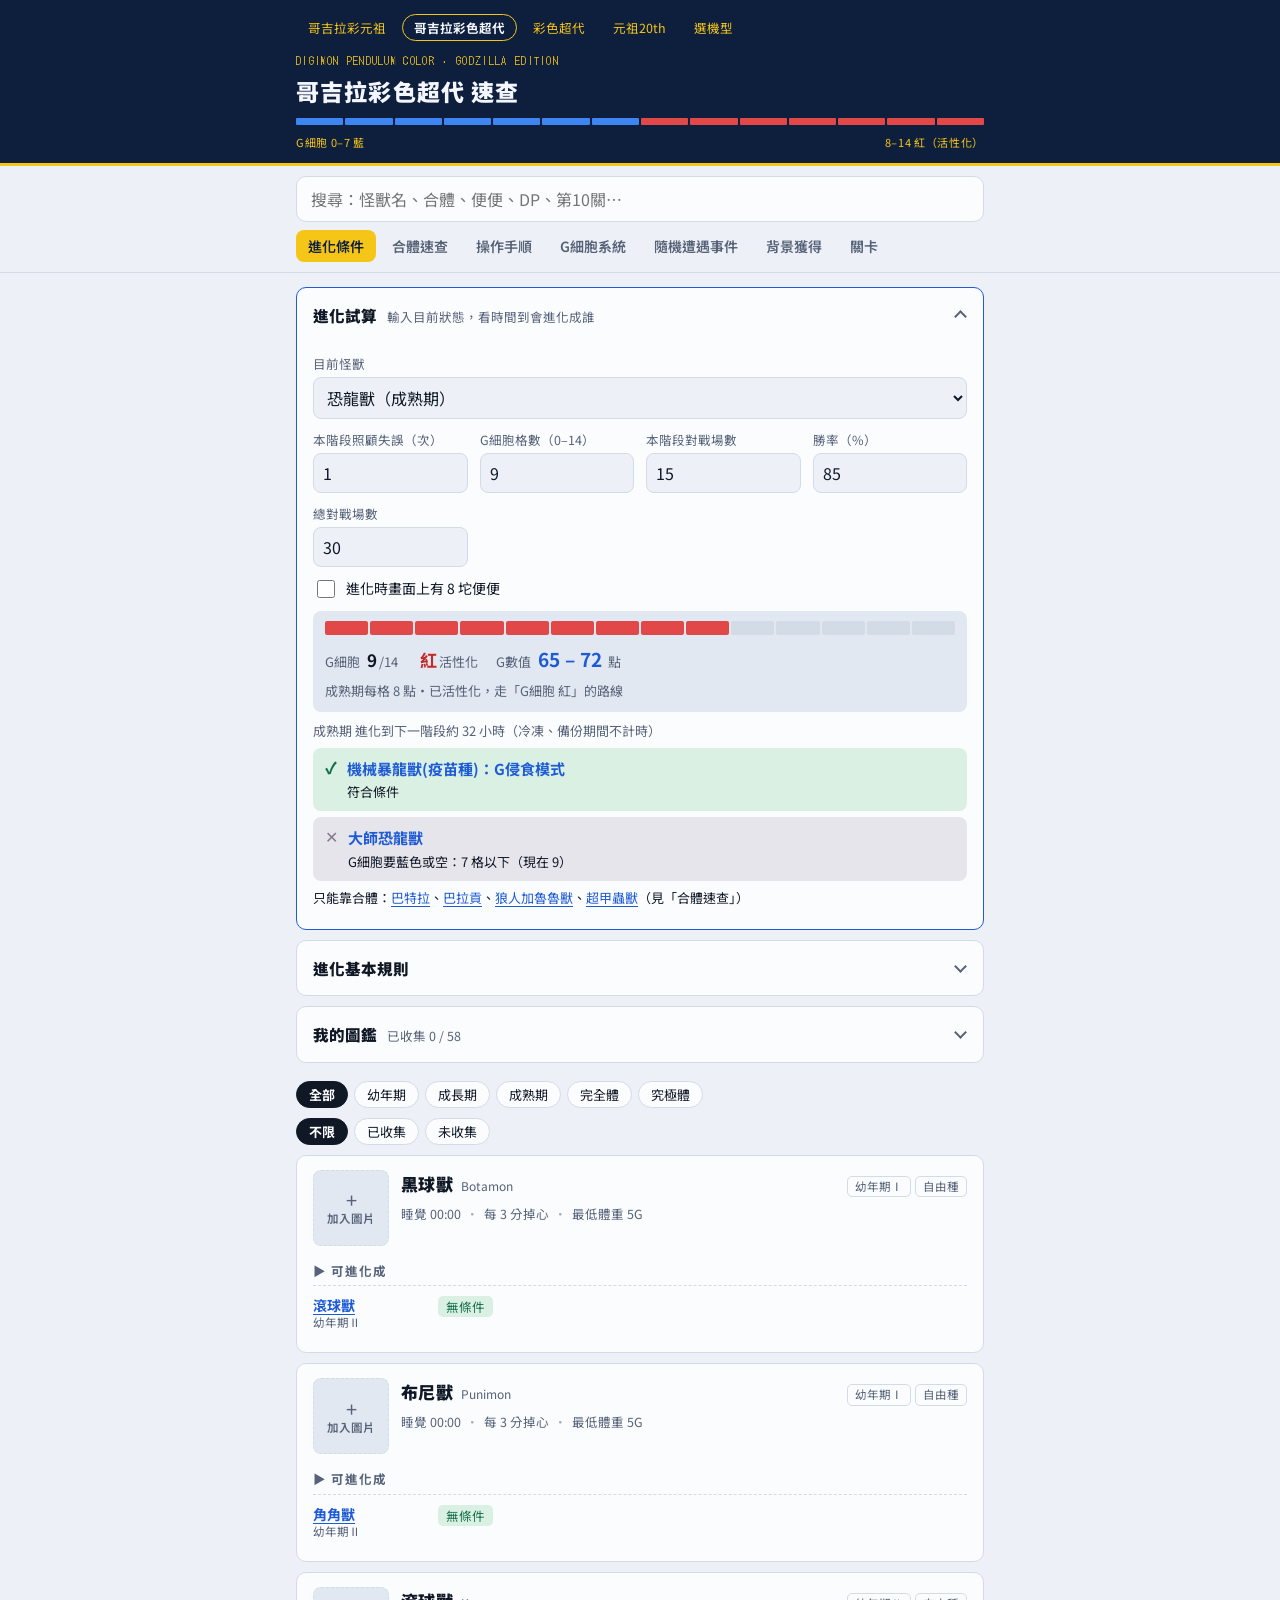
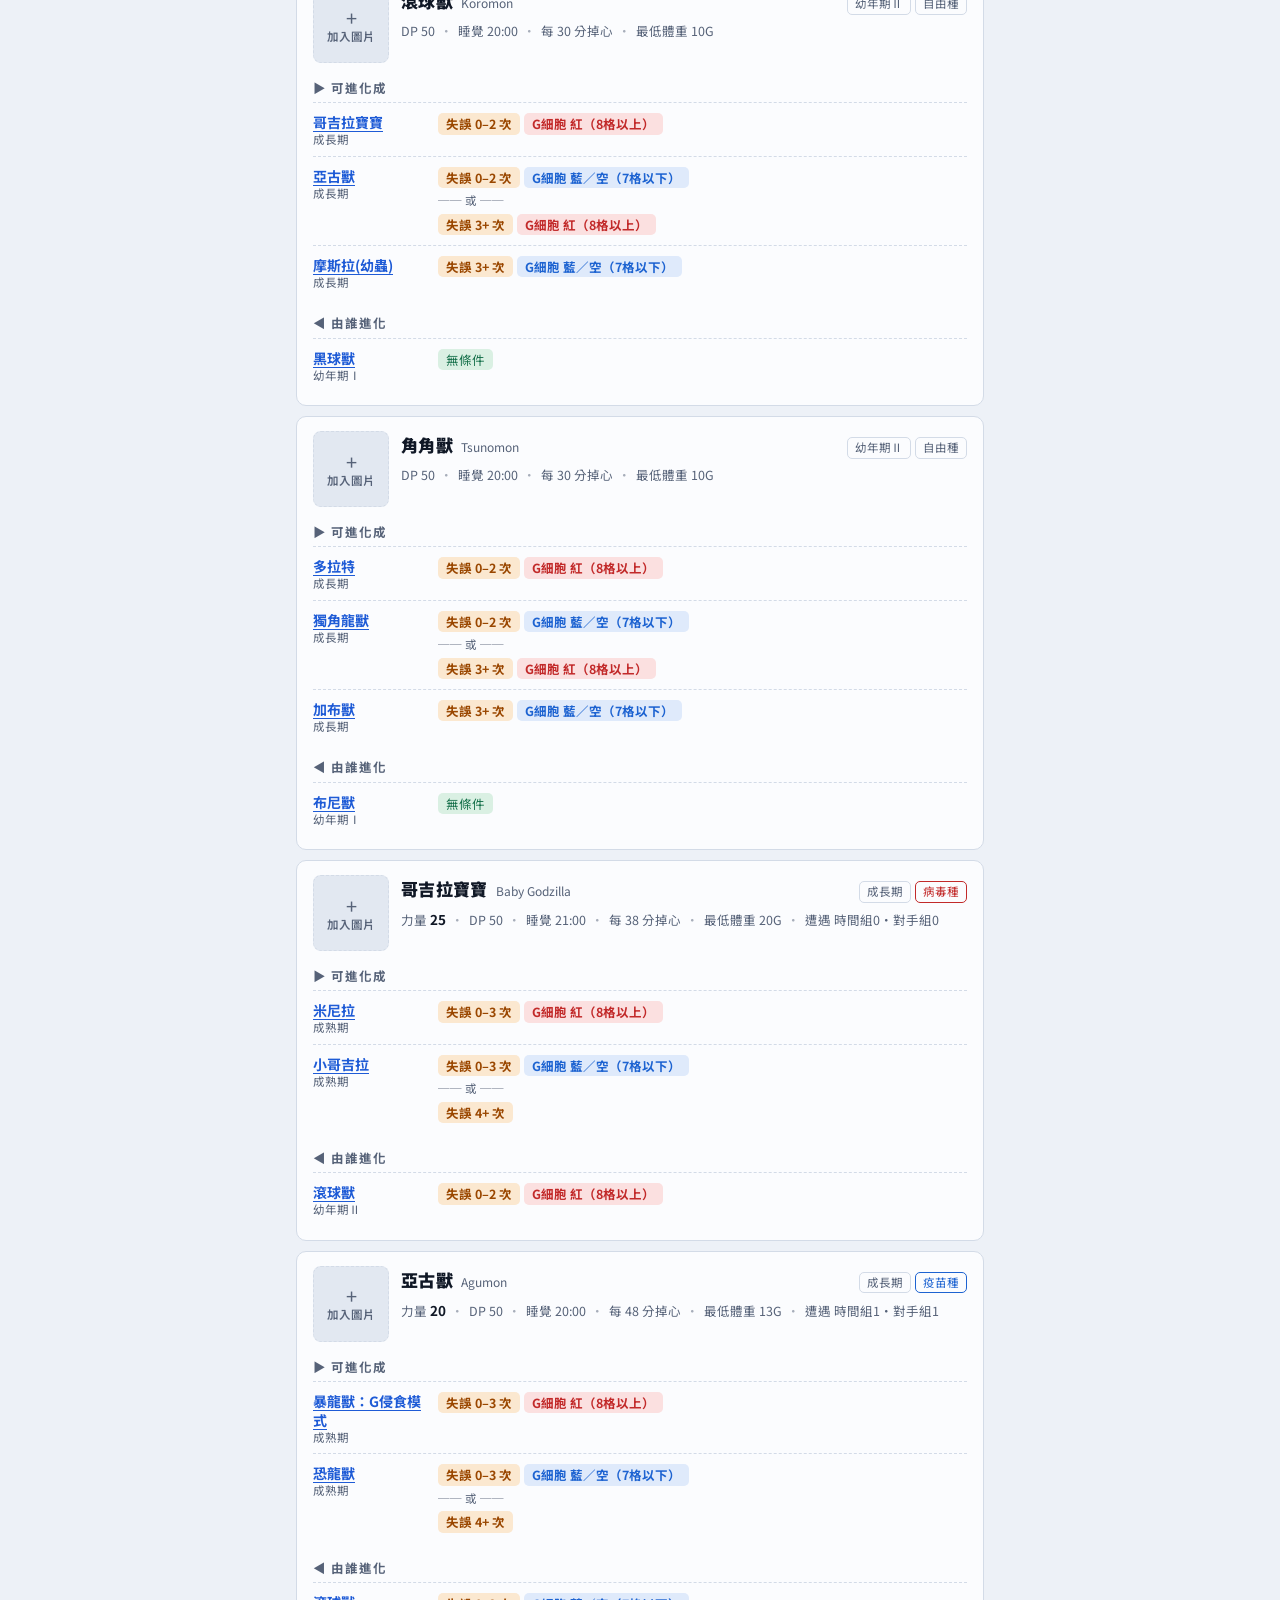
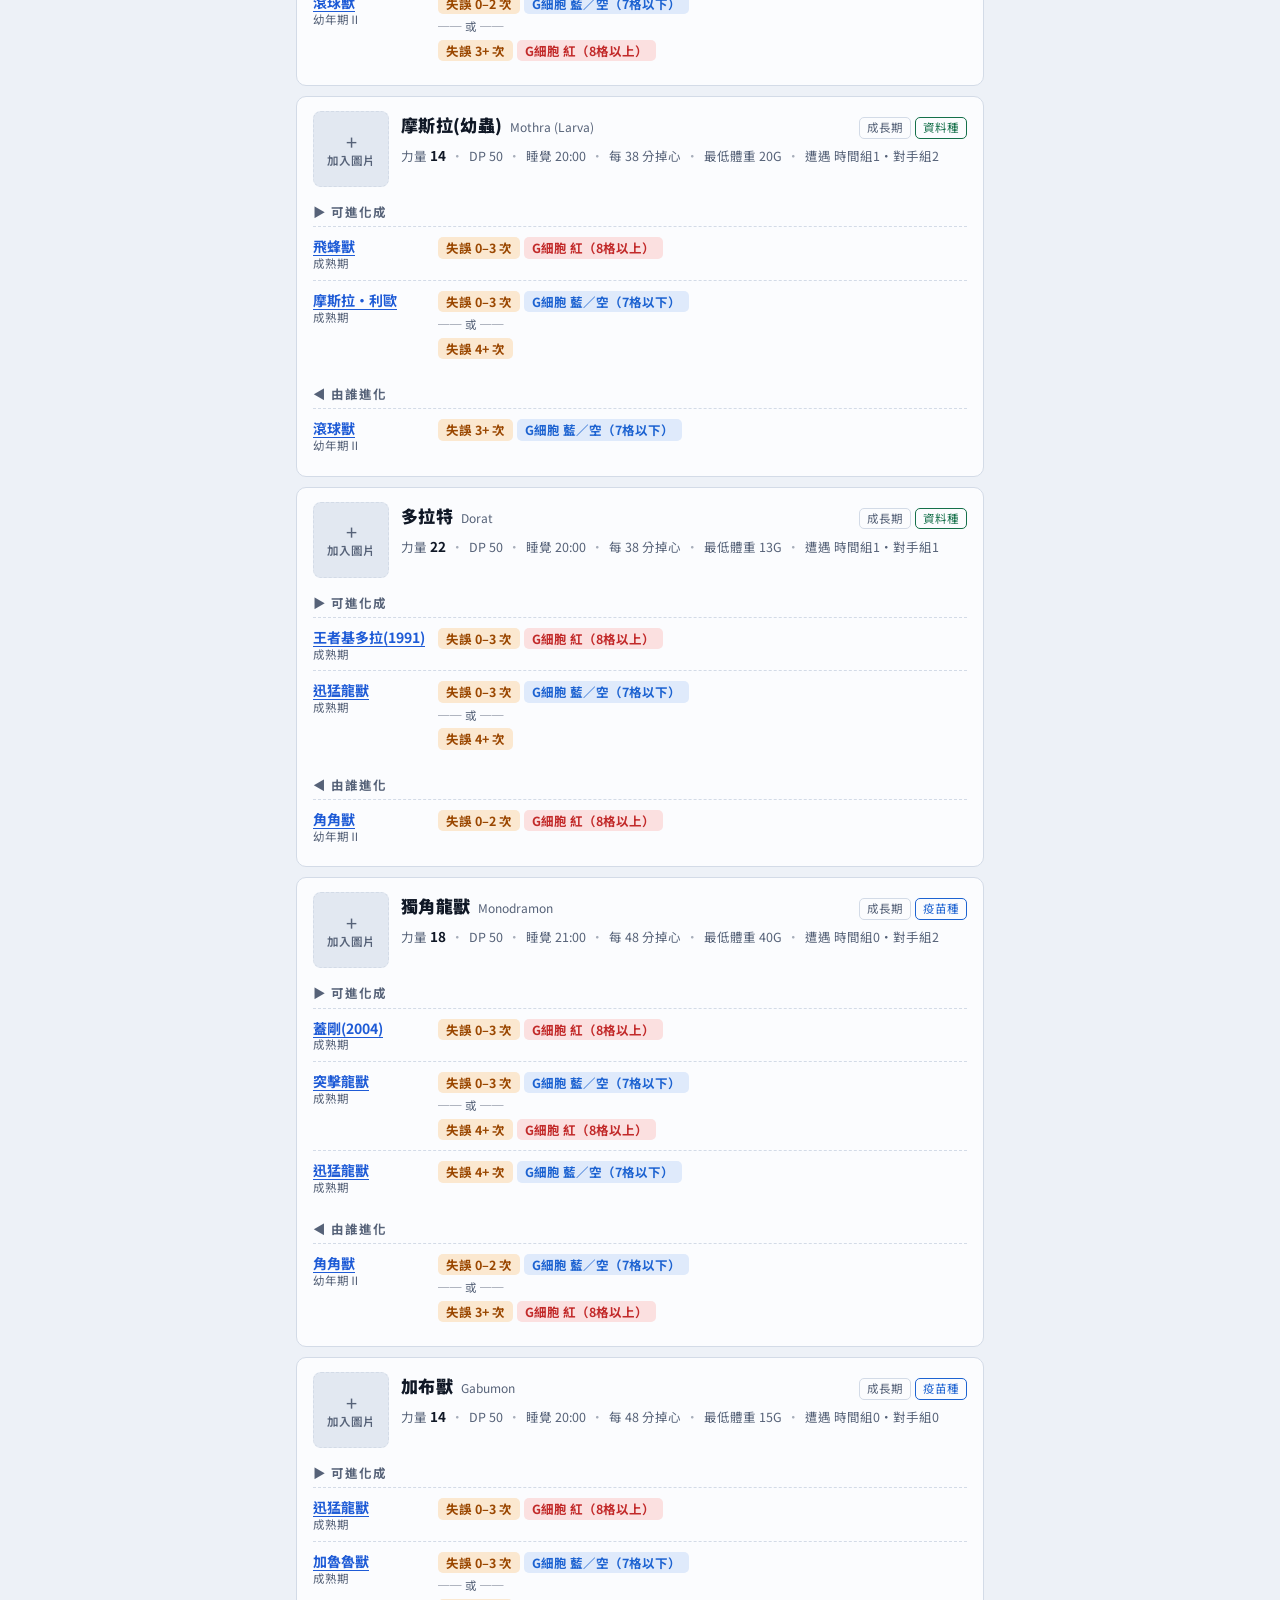
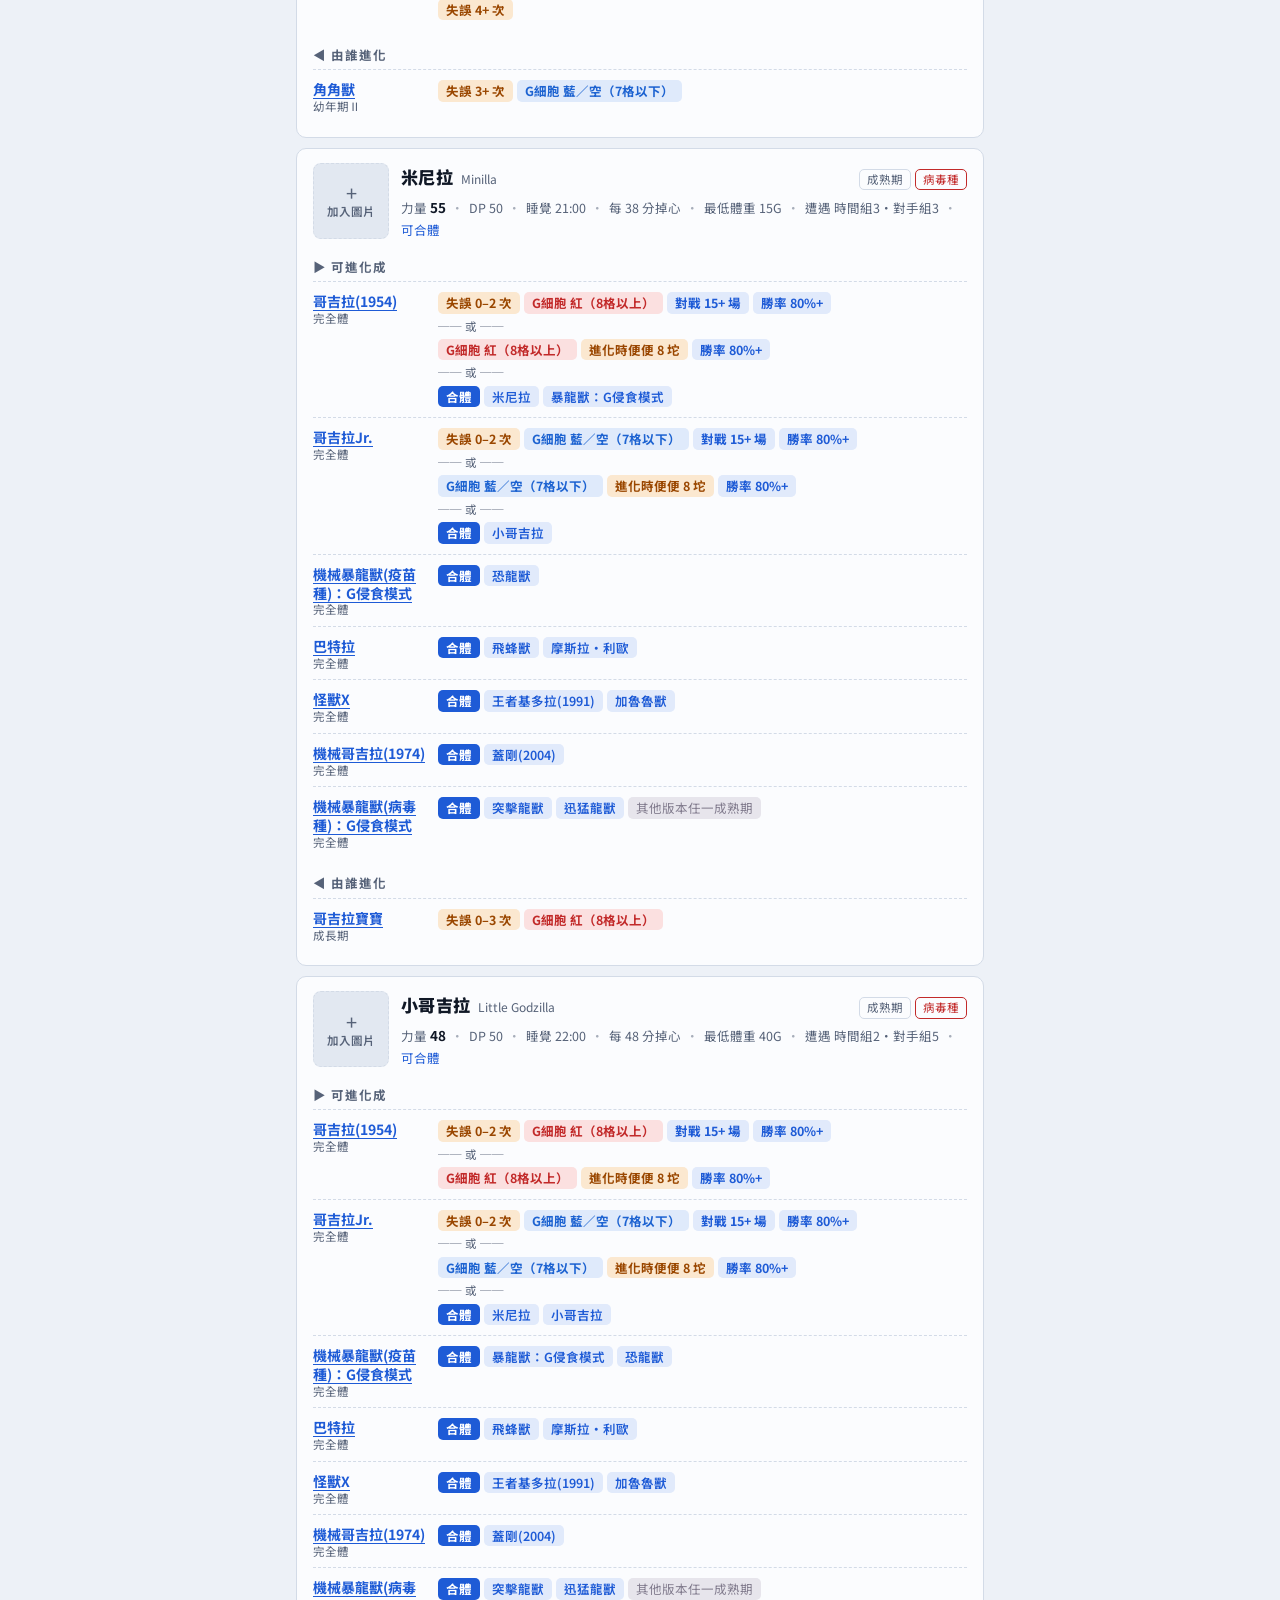
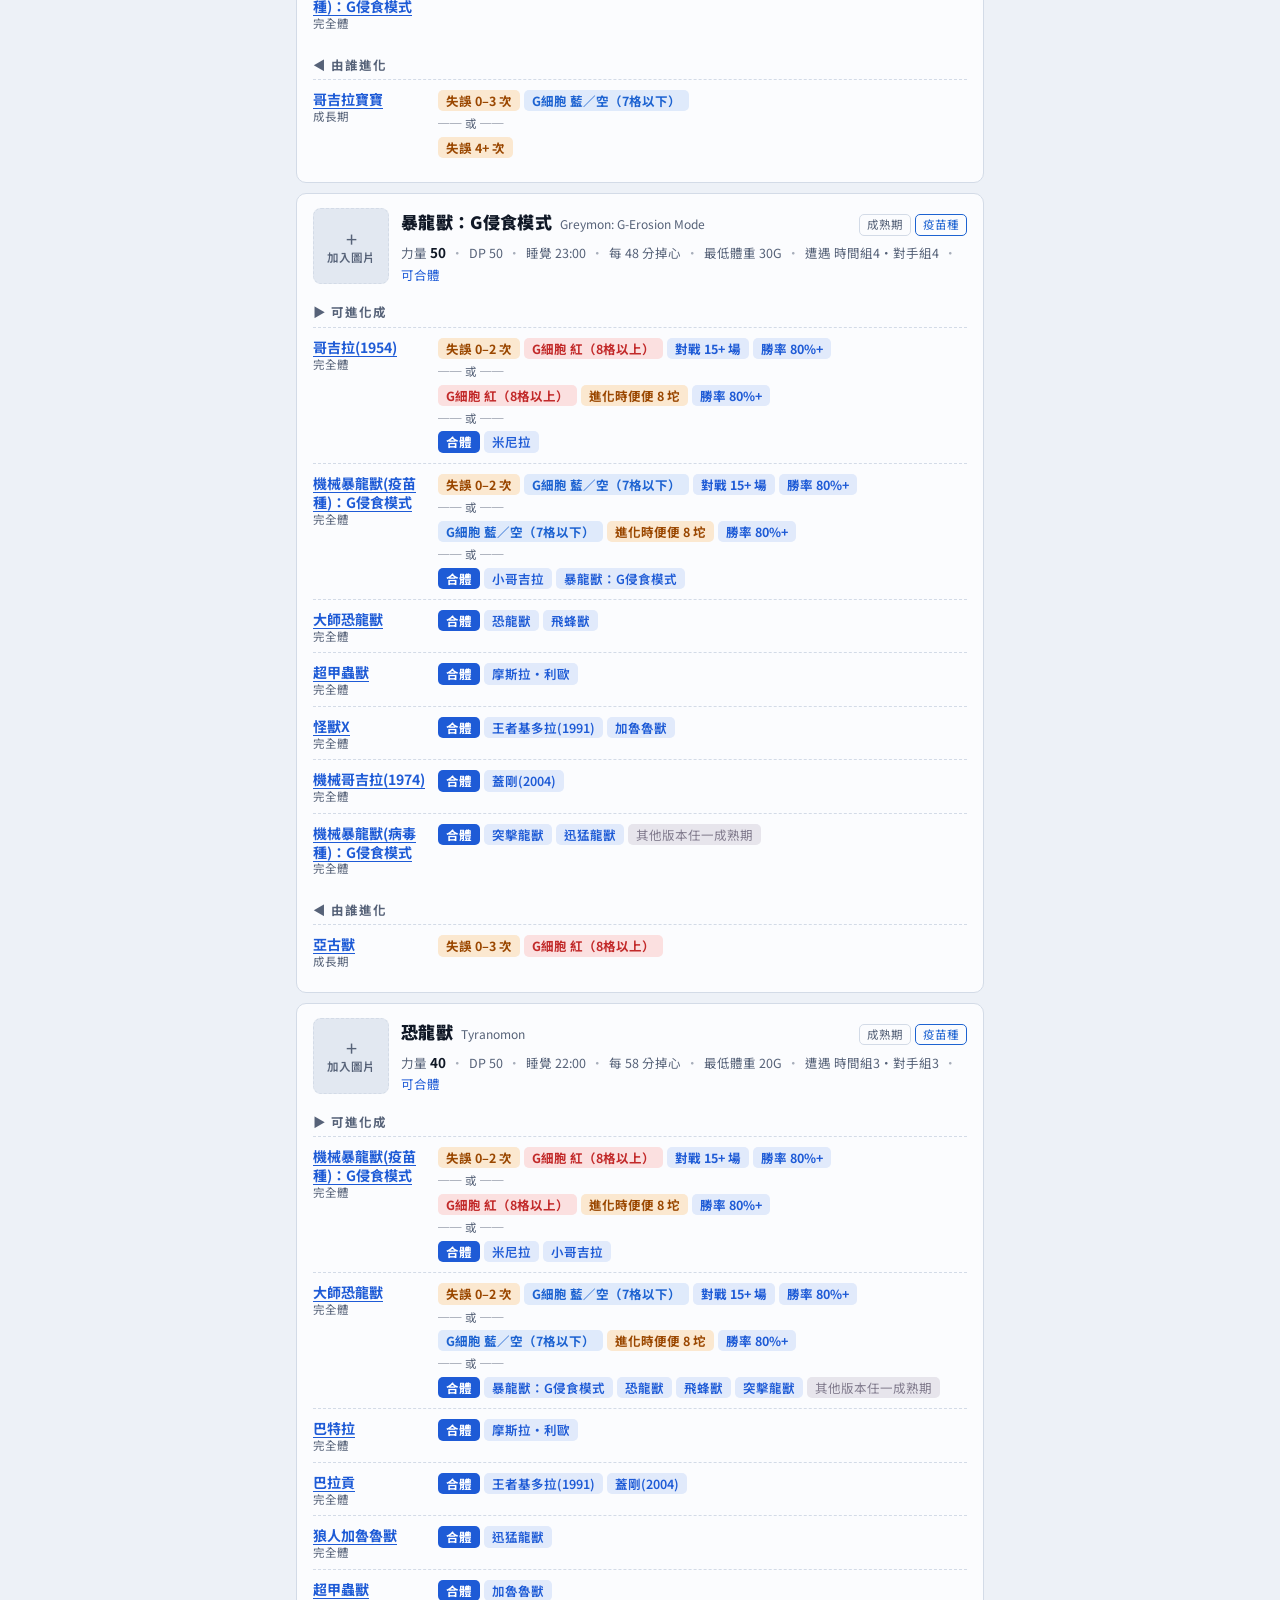
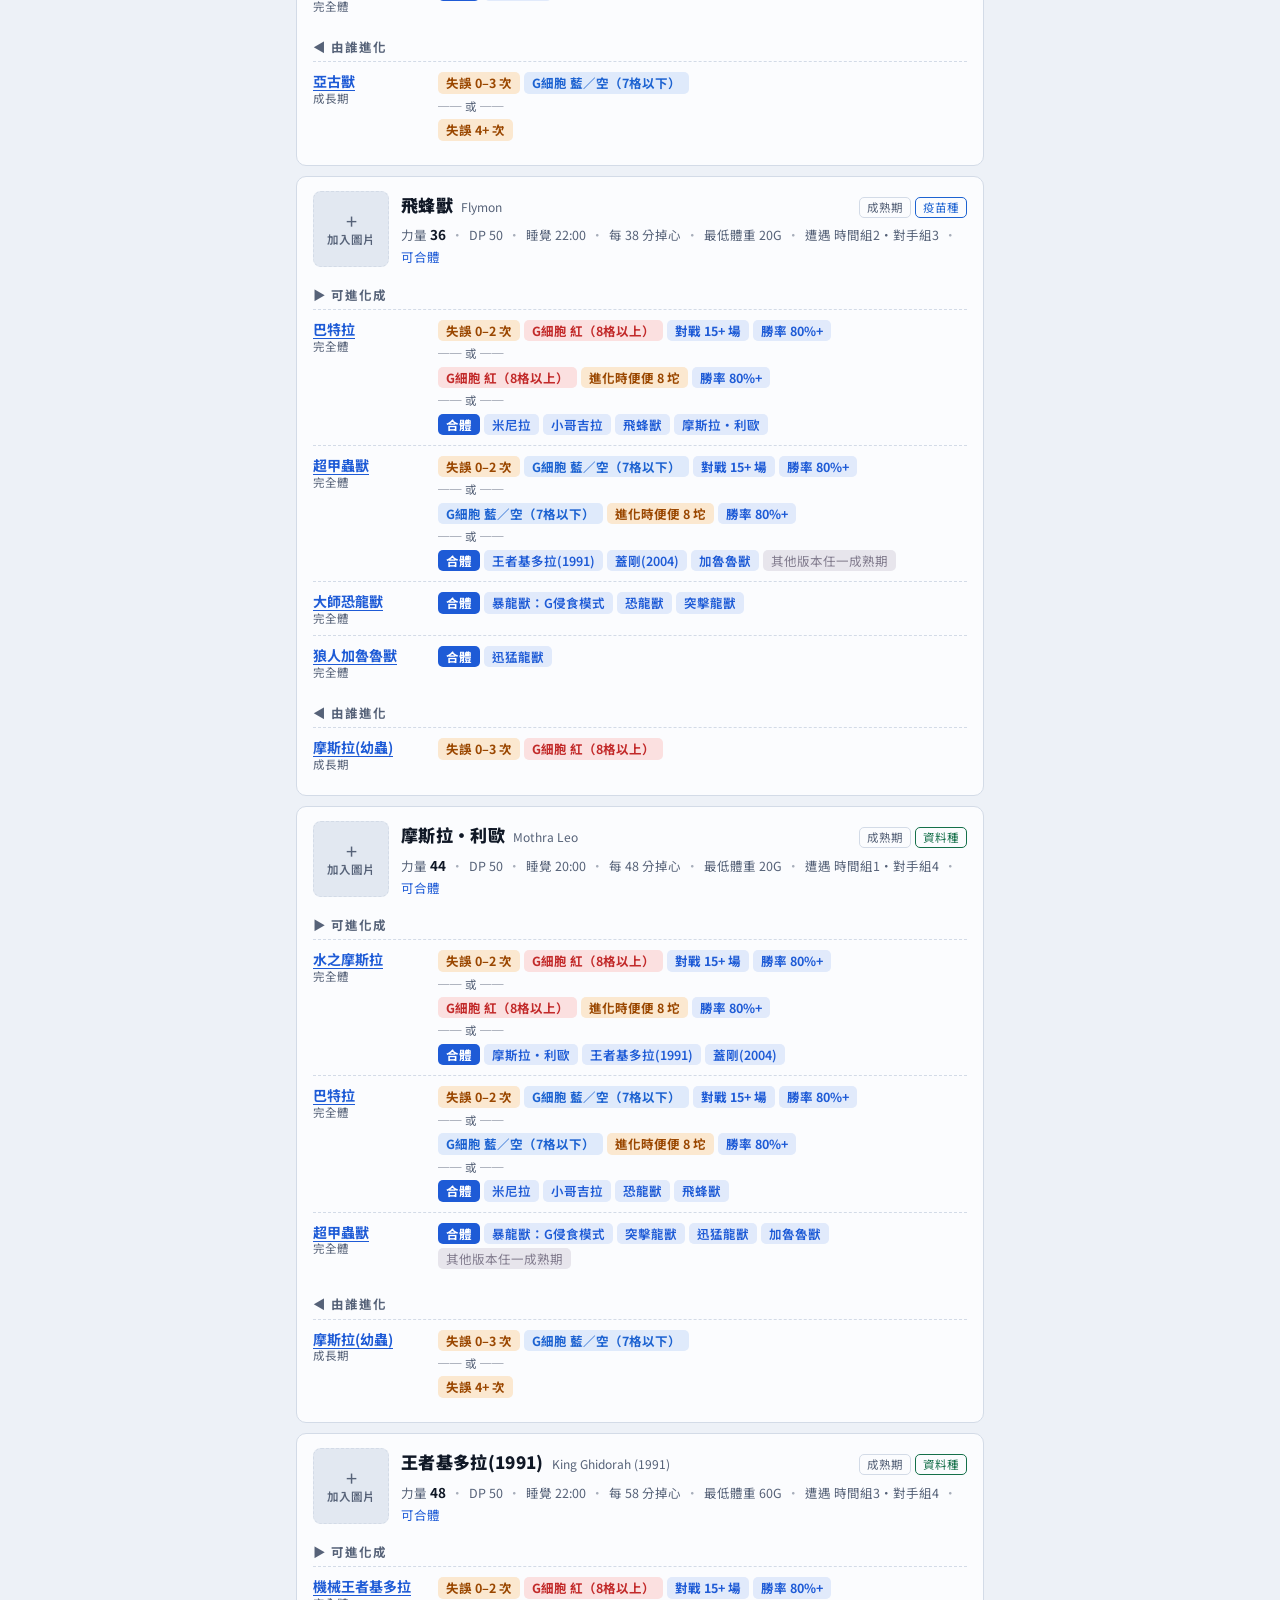
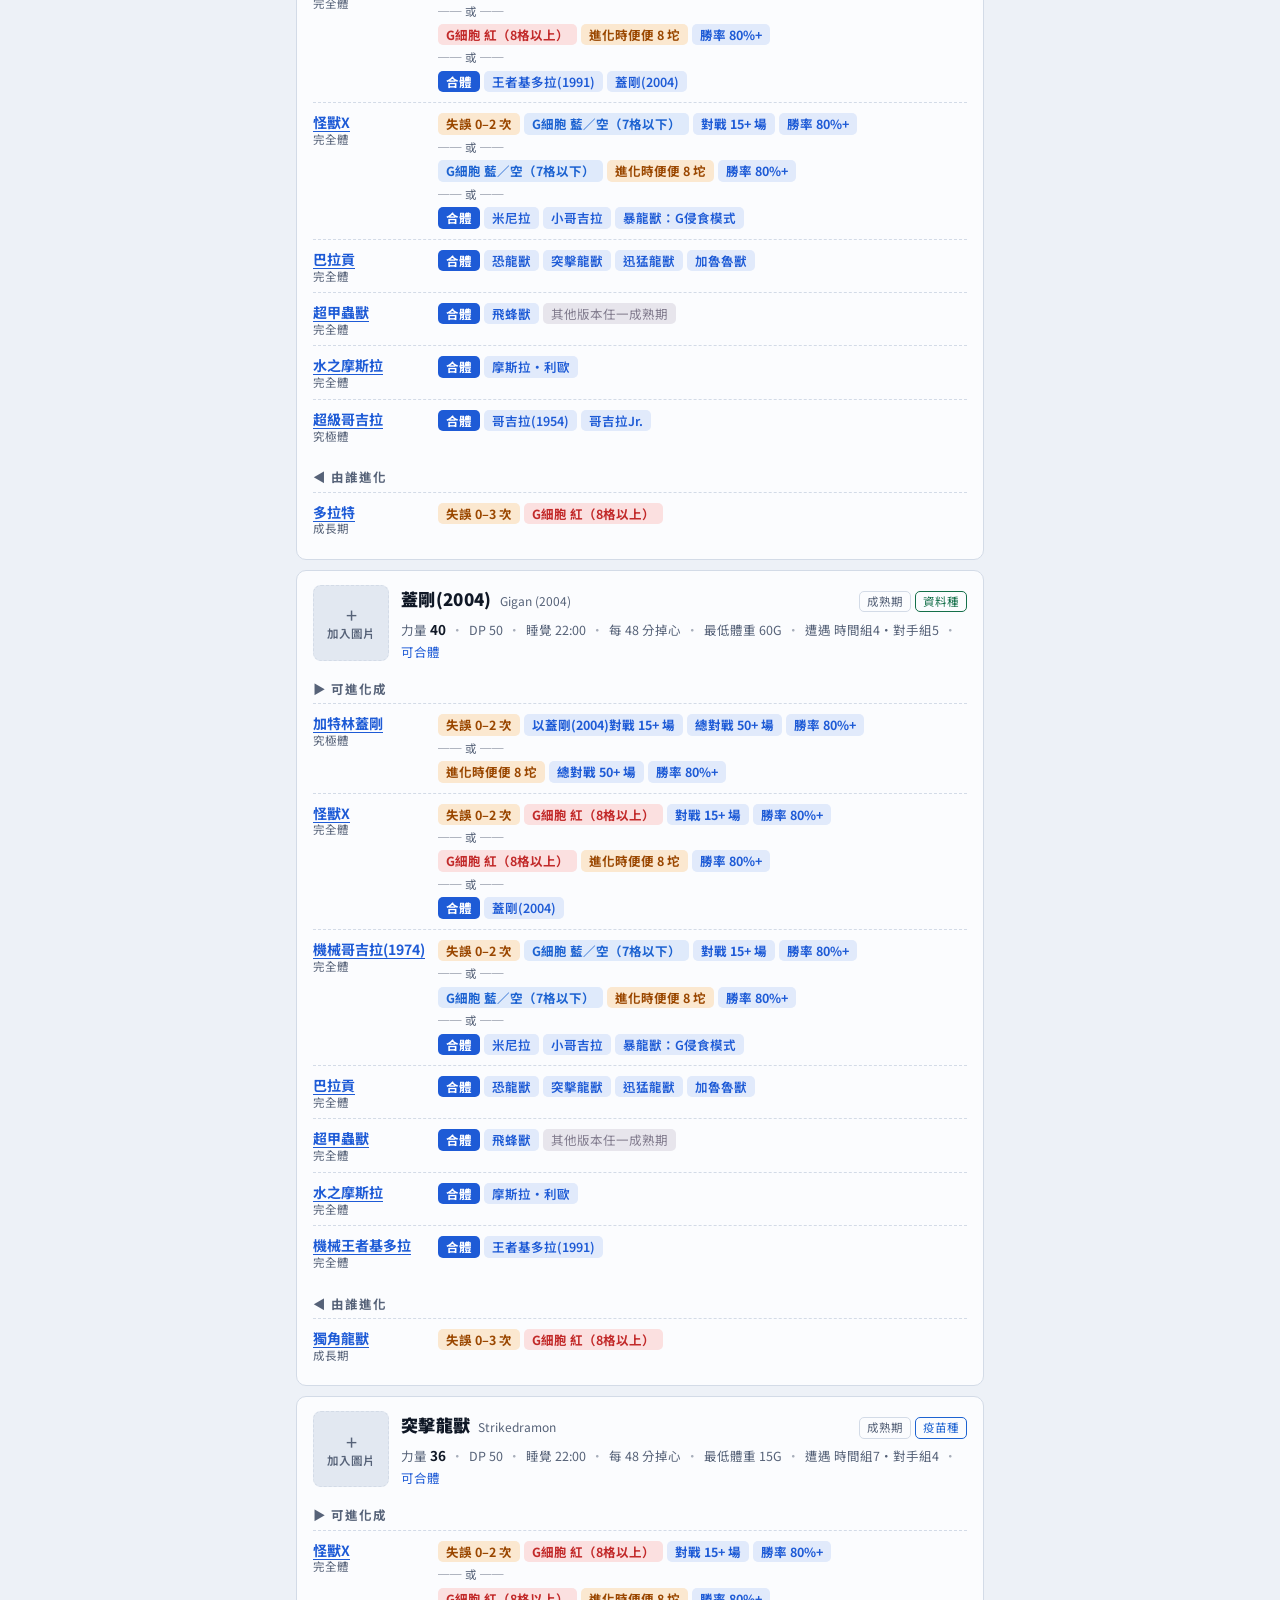
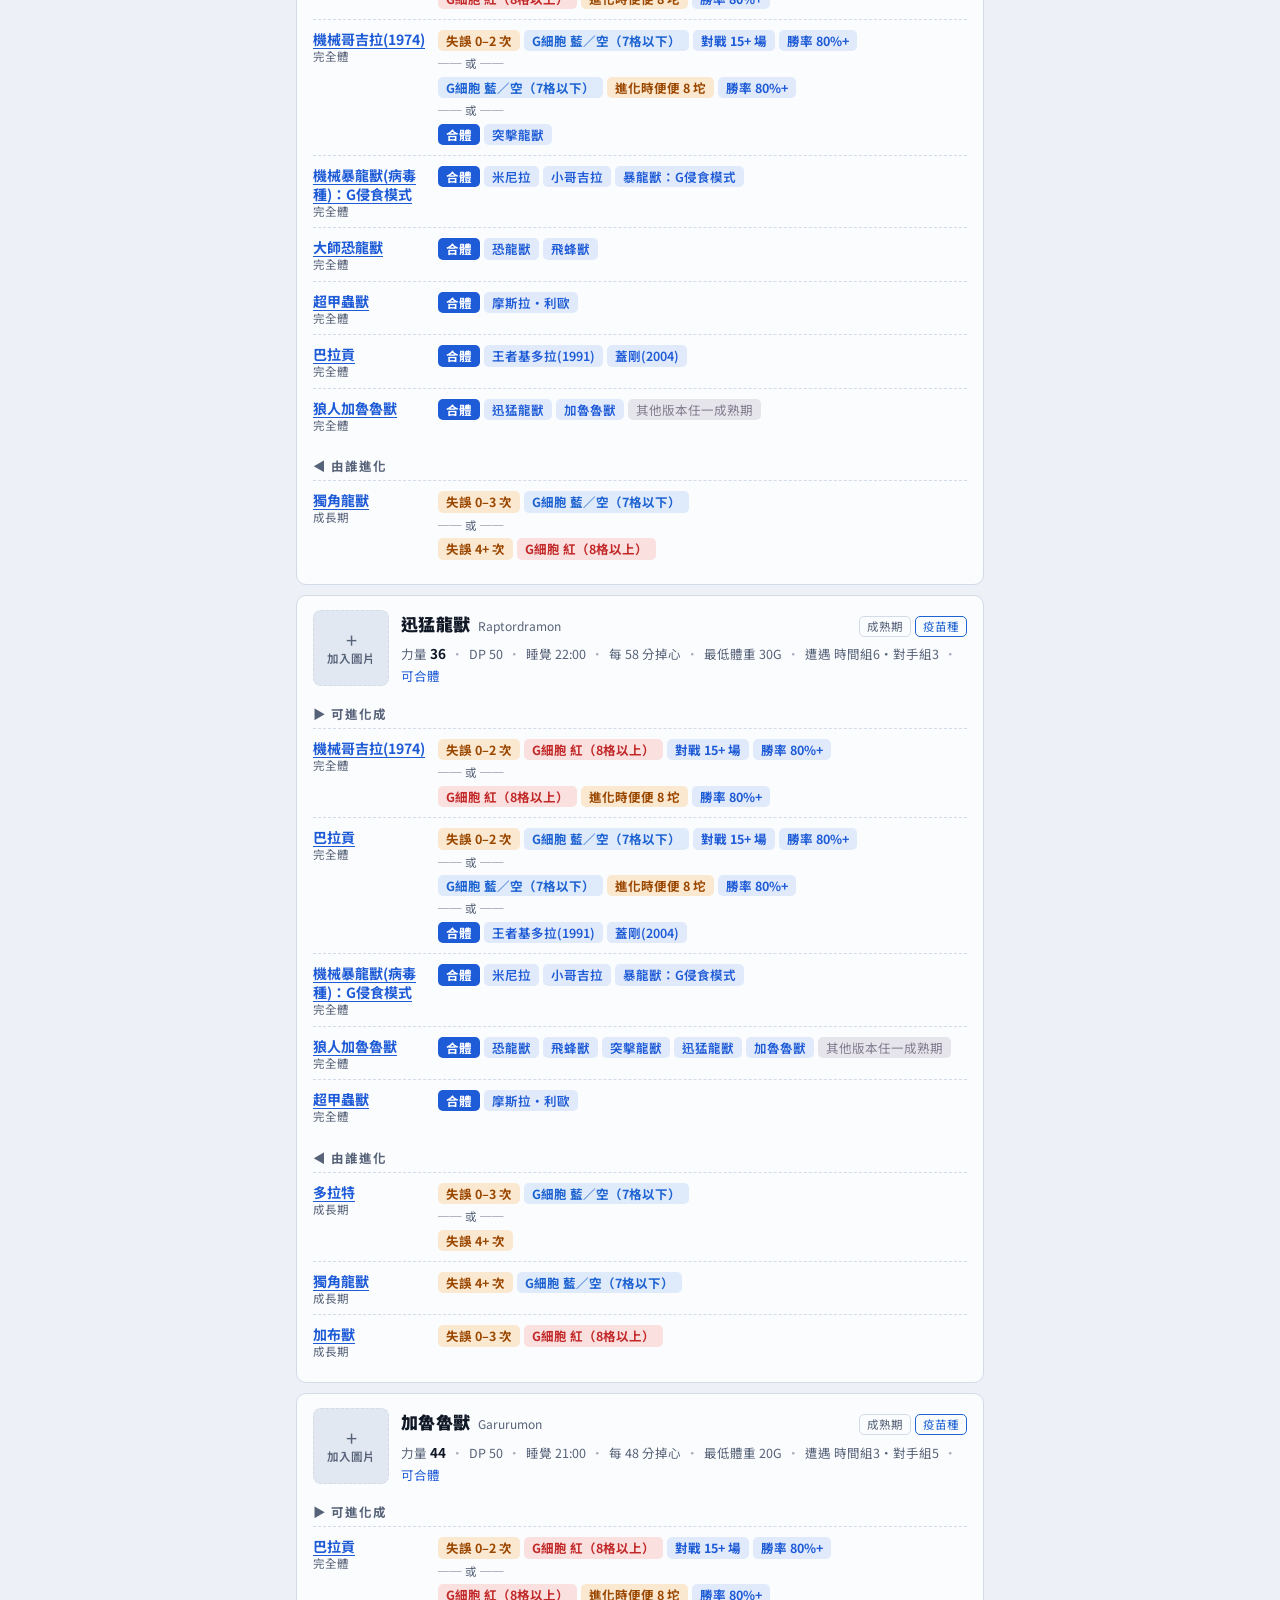
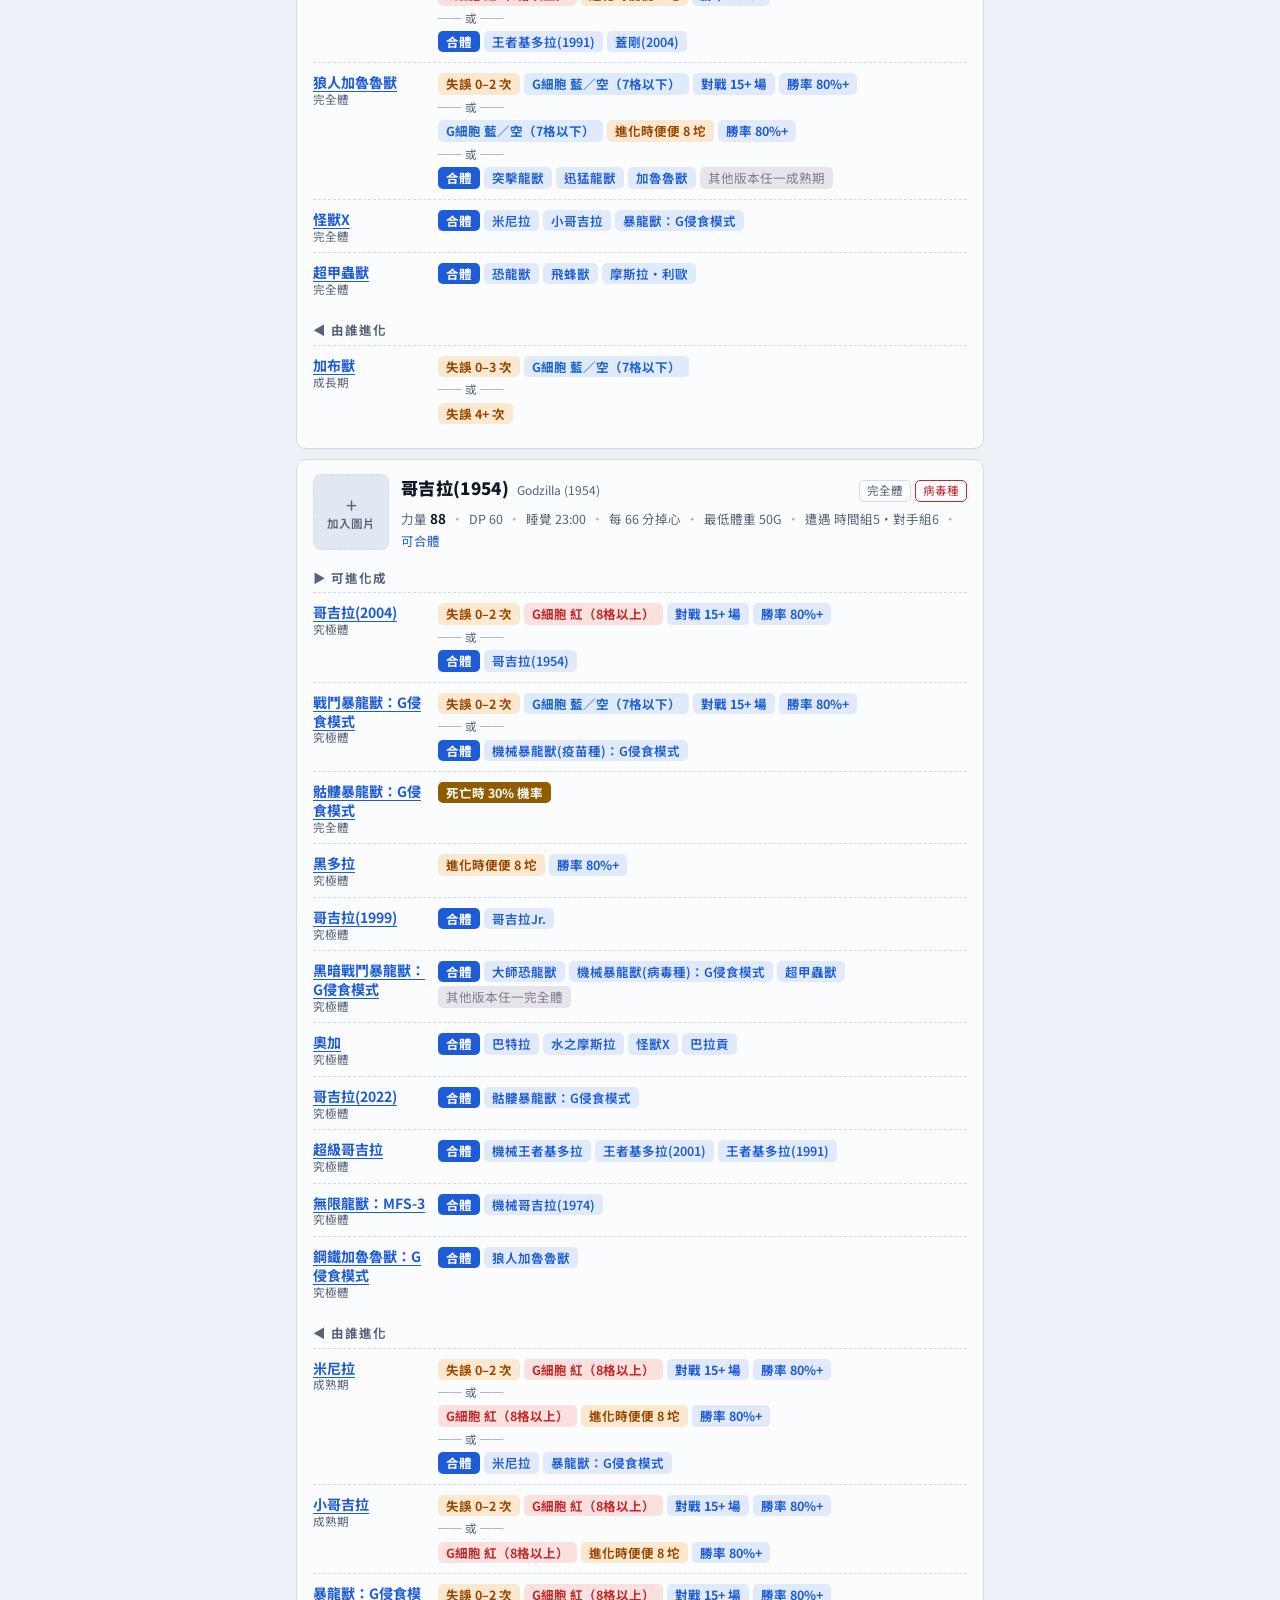
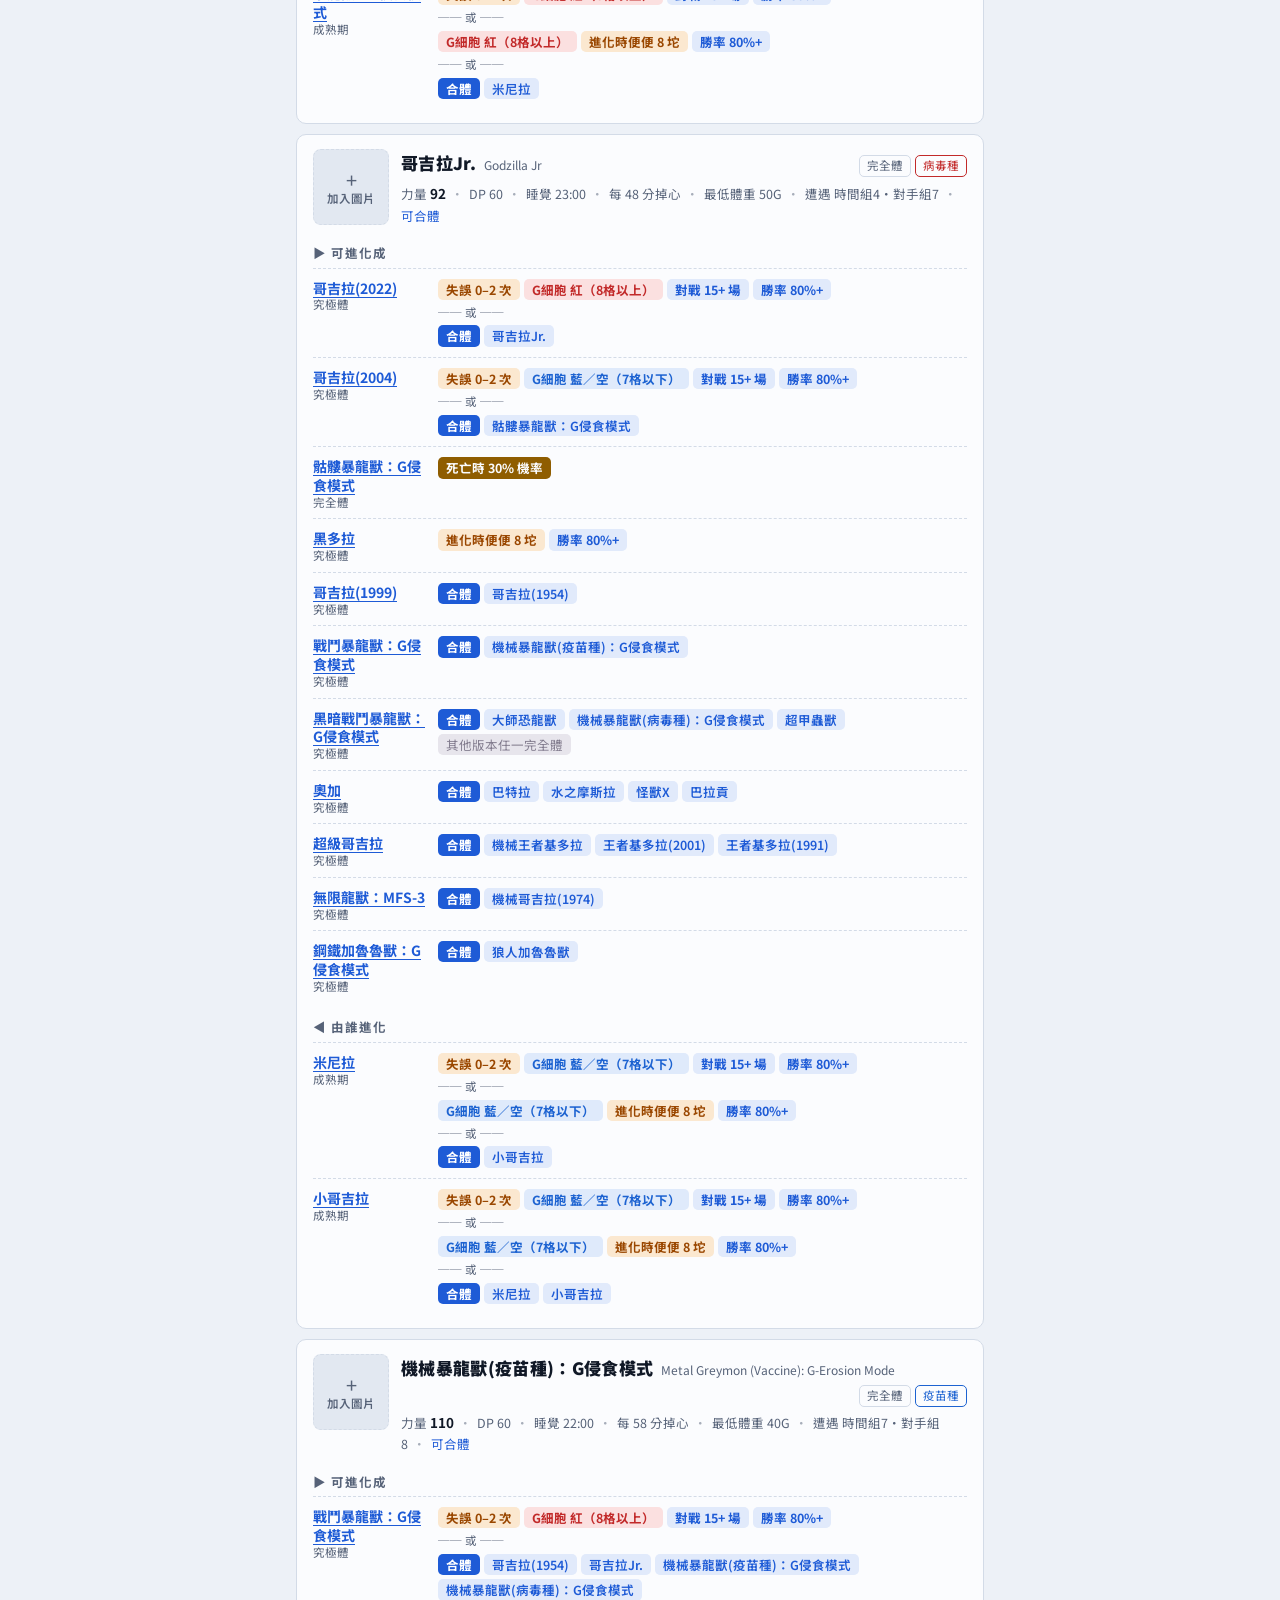
<file: docs/pengz.html>
<!doctype html>
<html lang="zh-Hant">
<head>
<meta charset="utf-8">
<meta name="viewport" content="width=device-width,initial-scale=1,viewport-fit=cover">
<title>哥吉拉彩色超代 速查</title>
<meta name="description" content="Digimon Pendulum COLOR 哥吉拉 Edition 中文攻略速查（可離線）">
<meta name="theme-color" content="#0E1F3D">
<link rel="manifest" href="manifest.webmanifest">
<link rel="icon" href="icon-192.png">
<link rel="apple-touch-icon" href="apple-touch-icon.png">
<meta name="apple-mobile-web-app-capable" content="yes">
<meta name="mobile-web-app-capable" content="yes">
<meta name="apple-mobile-web-app-title" content="Digivice">
<link rel="preconnect" href="https://fonts.googleapis.com">
<link rel="preconnect" href="https://fonts.gstatic.com" crossorigin>
<link rel="stylesheet" href="https://fonts.googleapis.com/css2?family=DotGothic16&family=Noto+Sans+TC:wght@400;700;900&display=swap">
<link rel="stylesheet" href="app.css">
</head>
<body>
<header class="band">
  <div class="wrap band-in">
    <nav class="devsw" aria-label="切換機型"><a href="dmgz.html">哥吉拉彩元祖</a><a href="pengz.html" aria-current="page">哥吉拉彩色超代</a><a href="penc.html">彩色超代</a><a href="dm20.html">元祖20th</a><a href="index.html">選機型</a></nav>
    <p class="mark">DIGIMON PENDULUM COLOR · GODZILLA EDITION</p>
    <h1>哥吉拉彩色超代 速查</h1>
    <div class="gmeter" aria-hidden="true"><i class="b"></i><i class="b"></i><i class="b"></i><i class="b"></i><i class="b"></i><i class="b"></i><i class="b"></i><i class="r"></i><i class="r"></i><i class="r"></i><i class="r"></i><i class="r"></i><i class="r"></i><i class="r"></i></div>
    <div class="gcap" aria-hidden="true"><span>G細胞 0–7 藍</span><span>8–14 紅（活性化）</span></div>
  </div>
</header>
<div class="top">
  <div class="wrap">
    <div class="search">
      <input id="q" type="search" placeholder="搜尋：怪獸名、合體、便便、DP、第10關…" autocomplete="off" enterkeyhint="search">
      <button id="qclear" type="button" aria-label="清除" hidden>×</button>
    </div>
    <nav class="tabs" role="tablist">
      <button data-tab="t-evo" role="tab">進化條件</button>
      <button data-tab="t-jog" role="tab">合體速查</button>
      <button data-tab="t-op" role="tab">操作手順</button>
      <button data-tab="t-gc" role="tab">G細胞系統</button>
      <button data-tab="t-enc" role="tab">隨機遭遇事件</button>
      <button data-tab="t-bg" role="tab">背景獲得</button>
      <button data-tab="t-quest" role="tab">關卡</button>
    </nav>
  </div>
</div>

<main class="wrap">
<div id="noresult" hidden>找不到符合的內容，換個關鍵字試試</div>

<!-- ================= 進化條件 ================= -->
<section class="panel" id="t-evo">
  <h2 class="ptitle">進化條件</h2>

  <details class="card tool si" id="evoTool" open data-sonly data-alias="進化試算 模擬 計算 判斷 會進化成誰">
    <summary>進化試算 <span class="hint">輸入目前狀態，看時間到會進化成誰</span></summary>
    <div class="form">
      <label class="full">目前怪獸<select id="et-cur"></select></label>
      <label>本階段照顧失誤（次）<input id="et-cm" type="number" min="0" max="30" inputmode="numeric" value="0"></label>
      <label>G細胞格數（0–14）<input id="et-gcn" type="number" min="0" max="14" inputmode="numeric" value="0"></label>
      <label class="bt-f">本階段對戰場數<input id="et-bt" type="number" min="0" inputmode="numeric" value="0"></label>
      <label class="bt-f">勝率（%）<input id="et-win" type="number" min="0" max="100" inputmode="numeric" value="100"></label>
      <label class="bt-f">總對戰場數<input id="et-life" type="number" min="0" inputmode="numeric" value="0"></label>
      <label class="chk full"><input type="checkbox" id="et-poop"> 進化時畫面上有 8 坨便便</label>
    </div>
    <div class="gview" id="et-cells"></div>
    <div id="et-out"></div>
  </details>

  <details class="card si">
    <summary>進化基本規則</summary>
    <h4>進化時間（從上次進化起算，睡覺也算）</h4>
    <div class="tw"><table>
      <tr><th>目前階段</th><th>到下一階段</th></tr>
      <tr><td>蛋</td><td>約 8 秒（設定時鐘後的第一顆約 1 分鐘）</td></tr>
      <tr><td>幼年期Ⅰ</td><td>10 分鐘</td></tr>
      <tr><td>幼年期Ⅱ</td><td>12 小時</td></tr>
      <tr><td>成長期</td><td>24 小時</td></tr>
      <tr><td>成熟期</td><td>32 小時</td></tr>
      <tr><td>完全體</td><td>40 小時</td></tr>
      <tr><td>究極體</td><td>48 小時（僅部分怪獸能到超究極體）</td></tr>
    </table></div>
    <p class="small">合體不看時間，執行當下立刻進化。</p>
    <h4>關鍵條件</h4>
    <p>照顧失誤次數、G細胞是紅還是藍、對戰場數與勝率。條件沒寫到的項目＝不影響。</p>
    <h4>勝率 → 進化機率（需本階段對戰 15 場以上）</h4>
    <div class="tw"><table>
      <tr><th>勝率</th><th>進化機率</th></tr>
      <tr><td>80% 以上</td><td>100%</td></tr>
      <tr><td>70–79%</td><td>70%</td></tr>
      <tr><td>40–69%</td><td>40%</td></tr>
      <tr><td>未滿 40%</td><td>不會進化</td></tr>
    </table></div>
    <p class="small">勝率是全部對戰累計。任務每一回合算 1 場，輸贏都算場數。</p>
    <h4>進化後</h4>
    <p class="small">重置：照顧失誤、<b>G細胞</b>、受傷與生病次數、體重、飢餓計數、本階段對戰場數。<br>保留：勝率、總對戰場數、戰敗受傷率。</p>
    <h4>特殊進化</h4>
    <ul class="small">
      <li><b>便便進化</b>：進化時間到時畫面上剛好有 8 坨便便。第 8 坨後會生病，記得治療，但不要清便便。完全體時也能用這招取代失誤與對戰場數條件。</li>
      <li><b>死亡進化</b>：<a href="#" data-go="godzilla_1954">哥吉拉(1954)</a>、<a href="#" data-go="godzillajr">哥吉拉Jr.</a>、<a href="#" data-go="metalgrey_g">機械暴龍獸(疫苗種)：G侵食模式</a> 死亡時有 30% 會變成 <a href="#" data-go="skullgrey_g">骷髏暴龍獸：G侵食模式</a>。瀕死時不要搖機器救牠。</li>
      <li><b>擊倒進化</b>：<a href="#" data-go="metalgaruru">鋼鐵加魯魯獸</a> 擊倒 10 隻名字含「哥吉拉／G侵食／G融合」的完全體以上怪獸（任務或和同機種通信，要打到 CLEAR 畫面），立刻變 G侵食模式。機械哥吉拉不算。</li>
      <li><b>總對戰場數</b>：看狀態畫面上的累計場數，例如加特林蓋剛、紅蓮哥吉拉(2025)。</li>
      <li><b>合體</b>：見「合體速查」分頁。</li>
    </ul>
    <h4>兩顆蛋</h4>
    <p class="small">哥吉拉蛋（預設，黑球獸路線）；基多拉蛋（通關任務第 10 關後可選，布尼獸路線）。</p>
    <h4>一定會進化嗎？</h4>
    <p class="small">只要沒養死，一定會長到成熟期。成熟期以上時間到沒達成條件就不會再進化，之後掉心和便便速度加倍。</p>
  </details>

  <details class="card si" id="dex" data-sonly data-alias="我的圖鑑 收集 圖片 照片 相簿">
    <summary>我的圖鑑 <span class="hint" id="dexCount">0 / 58</span></summary>
    <div class="dex-bar"><span id="dexBar" style="width:0%"></span></div>
    <p class="small sub">點空格從相簿選圖（例如自己拍的機器畫面）。圖片只存在這支手機的瀏覽器裡；清除瀏覽器資料會一起刪掉。合體表也會顯示你加的圖。</p>
    <div class="dex-grid" id="dexGrid"></div>
  </details>

  <div class="filters" id="stageFilter">
    <button data-st="all" class="on">全部</button>
    <button data-st="baby">幼年期</button>
    <button data-st="III">成長期</button>
    <button data-st="IV">成熟期</button>
    <button data-st="V">完全體</button>
    <button data-st="VI">究極體</button>
  </div>
  <div class="filters" id="collFilter" style="margin-top:0">
    <button data-coll="all" class="on">不限</button>
    <button data-coll="have">已收集</button>
    <button data-coll="need">未收集</button>
  </div>
  <div id="monList"></div>
</section>

<!-- ================= 合體速查 ================= -->
<section class="panel" id="t-jog" hidden>
  <h2 class="ptitle">合體速查</h2>

  <div class="card tool si" data-sonly data-alias="查合體 合體結果 夥伴 ジョグレス jogress">
    <h3>查合體</h3>
    <div class="form">
      <label class="full">目前養的怪獸<select id="jq-me"></select></label>
      <label class="full">合體夥伴<select id="jq-partner"></select></label>
    </div>
    <div id="jq-out"></div>
  </div>

  <details class="card si" data-alias="合體規則 ジョグレス BACK UP CONNECT MIS MATCH">
    <summary>合體（ジョグレス）規則</summary>
    <ul>
      <li>所有<b>成熟期、完全體</b>，以及部分究極體可以合體。狀態畫面 info 的「J○」代表可以合體。</li>
      <li>D 對戰 → JOGRES → 選 <b>BACK UP</b> 或 <b>CONNECT</b>。</li>
      <li><b>BACK UP</b>：跟備份中的怪獸合體。成功後<b>備份的怪獸會消失</b>。</li>
      <li><b>CONNECT</b>：跟另一台 Digimon Pendulum COLOR 連線合體，兩台會各自依自己的組合進化。「JOGRES」顯示時接上接頭，其中一台按 A 或 B，出現「OK!」就成功。</li>
      <li>組合不對會顯示「MIS MATCH」。</li>
      <li>不消耗 DP，也不需要 DP 滿。合體夥伴不會影響進化後的數值，只決定變成誰。</li>
      <li>合體只能跟 Pendulum COLOR 系列連線；Digital Monster COLOR 只能通信對戰。</li>
      <li>表中「其他版本」＝和非哥吉拉版的 Pendulum COLOR 合體時的結果。</li>
    </ul>
  </details>

  <div id="jogTables"></div>
</section>

<!-- ================= 操作手順 ================= -->
<section class="panel" id="t-op" hidden>
  <h2 class="ptitle">操作手順</h2>

  <details class="card si" open>
    <summary>按鍵速查</summary>
    <p>螢幕右側由上到下是 <span class="key">A</span> <span class="key">B</span> <span class="key">C</span>。</p>
    <div class="tw"><table>
      <tr><th>操作</th><th>效果</th></tr>
      <tr><td><span class="key">A</span></td><td class="wrap-cell">切換選擇圖示／選項</td></tr>
      <tr><td><span class="key">B</span></td><td class="wrap-cell">決定；主畫面（沒選圖示）按 B＝看時鐘</td></tr>
      <tr><td><span class="key">C</span></td><td class="wrap-cell">取消／返回</td></tr>
      <tr><td><span class="key">C</span> 長按 3 秒</td><td class="wrap-cell">開機</td></tr>
      <tr><td><span class="key">C</span> 長按 2 秒（主畫面）</td><td class="wrap-cell">設定畫面（BG・BRIGHT・SOUND・POWER）</td></tr>
      <tr><td><span class="key">C</span> 長按 10 秒</td><td class="wrap-cell">強制關機（5 秒會響警告音）。<b>不會存檔</b>，平常請用設定裡的 POWER</td></tr>
      <tr><td><span class="key">A</span>+<span class="key">C</span>（主畫面）</td><td class="wrap-cell">聲音開／關</td></tr>
      <tr><td><span class="key">A</span>+<span class="key">C</span>（時鐘畫面）</td><td class="wrap-cell">修改時間（改時間不會加快成長）</td></tr>
      <tr><td><span class="key">A</span>+<span class="key">B</span>（死亡的電腦畫面）</td><td class="wrap-cell">進入選蛋，約 8 秒後孵化（進入後不能回到死亡畫面）</td></tr>
      <tr><td>重置孔</td><td class="wrap-cell">當機時用細棒按；之後會出現 LOAD／RESET</td></tr>
    </table></div>
  </details>

  <details class="card si" data-alias="ペンデュラム 搖 振">
    <summary>搖晃（ペンデュラム）的方法</summary>
    <ul>
      <li>訓練、任務對戰、和 Pendulum 通信對戰前都要搖。</li>
      <li>手握機器、鏈子朝下，<b>上下</b>搖。左右搖不會計數。</li>
      <li>「READY!」時記住背景顏色 → 出現「COUNT!」後約 3 秒內搖，讓畫面顏色變成和 READY! 一樣。</li>
      <li>顏色只是提示，真正決定結果的是<b>搖晃次數</b>（見訓練表）。</li>
    </ul>
  </details>

  <details class="card si">
    <summary>開機・設定時間・充電</summary>
    <ol>
      <li>先用附的線充電。長按 <span class="key">C</span> 約 3 秒開機。</li>
      <li>哥吉拉 Logo 與 Pendulum Logo 交替出現 → 按 A／B／C 任一鍵。</li>
      <li>設定時間：<span class="key">A</span> 調「時」、<span class="key">B</span> 調「分」、<span class="key">C</span> 確定（按住可連續跳）。</li>
      <li>約 1 分鐘後怪獸誕生。</li>
    </ol>
    <h4>充電</h4>
    <ul class="small">
      <li>底部 USB-C（掀開 USB 蓋）。接電腦 USB 或官方確認過的 USB 變壓器。</li>
      <li>充電中：黃色閃電；充飽：綠色、沒有閃電。主畫面長按 C 2 秒看電量。</li>
      <li>超過約 4 小時還沒充完、或發燙、有異味 → 立刻拔線停止使用。</li>
      <li>建議用 USB-C 轉 USB-A 線，避開 PD 快充。</li>
      <li>會自動存檔；沒電充好後選 LOAD 接續。</li>
    </ul>
  </details>

  <details class="card si">
    <summary>圖示選單（A～H）</summary>
    <p class="small">主畫面按 <span class="key">A</span> 依序點亮圖示，<span class="key">B</span> 決定。16 秒沒操作會取消選擇並關閉螢幕。</p>

    <h4>A. 狀態（STATUS／ALBUM）</h4>
    <ul class="small">
      <li><b>STATUS</b>：A／B 翻頁看 年齡・體重 → Hungry（飢餓）→ Strength（力量）→ G-Cell → DP（活動力，對戰用）→ info → 勝率。</li>
      <li><b>info</b>：B○＝可以對戰、J○＝可以合體。</li>
      <li><b>ALBUM</b>：養過的怪獸（B 看特寫）。沒養過的只顯示編號，部分要解鎖才出現。</li>
      <li>體重到 99G 會生病；幼年期Ⅰ 體重不會變。</li>
    </ul>

    <h4>B. 食物</h4>
    <ul class="small">
      <li><b>肉（エサ）</b>：飢餓 +1 心、體重 +1G。滿心就不能再餵。餵到 4 心全滿，掉心計時暫停 60 分鐘。</li>
      <li><b>蛋白質（プロテイン）</b>：力量 +1 心、體重 +2G、<b>G細胞 −2 點</b>。每 4 個：DP +1、戰敗受傷率 +2%。</li>
      <li>飢餓 0 時不能對戰。</li>
    </ul>

    <h4>C. 訓練</h4>
    <p class="small">READY! → COUNT! 時搖晃，怪獸連發 5 次攻擊破壞大樓。打出 5 次 Super Hit＝「MEGA HIT」大成功。至少破壞 1 棟才算成功。途中取消不會增加力量與 G細胞。每第 5 次訓練會有<b>安吉拉斯</b>亂入，G細胞效果更大。</p>
    <div class="tw"><table>
      <tr><th>Super Hit</th><th>力量</th><th>體重</th><th>戰敗受傷率</th><th>G細胞點</th><th>安吉拉斯時</th></tr>
      <tr><td>5（MEGA HIT）</td><td>+2</td><td>−10G</td><td>−2%</td><td>+2</td><td>+8</td></tr>
      <tr><td>3–4</td><td>+1</td><td>−5G</td><td>−2%</td><td>+1</td><td>+4</td></tr>
      <tr><td>1–2</td><td>0</td><td>−2G</td><td>−2%</td><td>0</td><td>0</td></tr>
      <tr><td>0</td><td>0</td><td>−2G</td><td>0</td><td>−1</td><td>−2</td></tr>
    </table></div>
    <h4>MEGA HIT 需要的顏色／搖晃次數（依屬性與目前 G細胞格數）</h4>
    <div class="tw"><table>
      <tr><th>屬性</th><th>0–3 格</th><th>4–7 格</th><th>8–10 格</th><th>11–14 格</th></tr>
      <tr><td>自由／疫苗種</td><td><span class="chip gb">藍</span>5–6</td><td><span class="chip gy">黃</span>7–8</td><td><span class="chip gb">藍</span>5–6</td><td><span class="chip gr">紅</span>11–12</td></tr>
      <tr><td>資料種</td><td><span class="chip gb">藍</span>5–6</td><td><span class="chip gr">紅</span>11–12</td><td><span class="chip gy">黃</span>9–10</td><td><span class="chip gb">藍</span>5–6</td></tr>
      <tr><td>病毒種</td><td><span class="chip gy">黃</span>9–10</td><td><span class="chip gb">藍</span>5–6</td><td><span class="chip gr">紅</span>11–12</td><td><span class="chip gy">黃</span>7–8</td></tr>
    </table></div>
    <p class="small sub">顏色對了但次數沒中，通常還是有 4 次 Super Hit。</p>

    <h4>D. 對戰（BATTLE／JOGRES）</h4>
    <ul class="small">
      <li><b>BATTLE → QUEST</b>：任務模式，見「關卡」分頁。</li>
      <li><b>BATTLE → CONNECT → PENDULUM</b>：和 Pendulum COLOR 對戰，要先搖晃。</li>
      <li><b>BATTLE → CONNECT → DIGIMON</b>：和 Digital Monster COLOR／Digivice COLOR 對戰，不用搖。</li>
      <li><b>JOGRES</b>：合體，見「合體速查」。</li>
      <li>每場消耗 1 DP；DP 或飢餓為 0 時不能對戰。每場對戰體重 −4G。</li>
      <li>幼年期不能對戰。</li>
    </ul>

    <h4>E. 廁所</h4>
    <p class="small">清便便。累積 8 坨會<b>生病</b>。幼年期Ⅰ 每 3 分鐘、幼年期Ⅱ 每 60 分鐘、成長期～完全體每 90 分鐘、之後每 120 分鐘拉一次。</p>

    <h4>F. 電燈（LIGHT／COLD／CHANGE）</h4>
    <ul class="small">
      <li><b>LIGHT</b>：開關燈。關燈時只能操作狀態和電燈圖示。</li>
      <li><b>COLD</b>：冷凍暫停，不老化、不進化、不掉心、不呼叫。再做一次解除；解除後掉心、便便計時從頭算。</li>
      <li><b>CHANGE</b>：備份／替換。幼年期Ⅰ不能備份。換回來的怪獸飢餓、力量都是 0。</li>
      <li class="warn" style="list-style:none;margin-left:-1.3em">冷凍中又做備份、按重置孔或關機，飢餓與力量會變成 0。</li>
    </ul>

    <h4>G. 治療</h4>
    <p class="small">怪獸旁邊有<b>對話框「…」</b>＝生病、有<b>骷髏</b>＝受傷。進治療後選對應的圖示。</p>

    <h4>H. 呼叫燈</h4>
    <p class="small">不能選。亮燈表示需要照顧，沒處理完燈就熄＝照顧失誤。</p>
  </details>

  <details class="card si">
    <summary>睡覺</summary>
    <ul class="small">
      <li>到睡覺時間要在 <b>1 小時內關燈</b>，否則算照顧失誤。</li>
      <li>早上 7:00 自動起床並開燈。</li>
      <li>說明書寫連續睡 4 小時 DP 全滿（攻略站實測是 8 小時）。</li>
      <li>睡著時開燈、餵食、訓練、對戰會叫醒牠約 15 分鐘：<b>不算失誤</b>，但戰敗受傷率 +2%。</li>
    </ul>
  </details>

  <details class="card si">
    <summary>照顧失誤（お世話ミス）</summary>
    <div class="tw"><table>
      <tr><th>呼叫原因</th><th>時限</th></tr>
      <tr><td>飢餓愛心空了</td><td>10 分鐘</td></tr>
      <tr><td>力量愛心空了</td><td>10 分鐘</td></tr>
      <tr><td>睡著了要關燈</td><td>1 小時</td></tr>
    </table></div>
    <ul class="small">
      <li>飢餓和力量同時空＝算 2 次失誤。</li>
      <li>沒補滿的話，下一次掉心計時到還會再呼叫。</li>
      <li>不算失誤：便便、受傷、生病、吵醒。</li>
      <li>靜音時一樣會呼叫，只是沒聲音。</li>
      <li>失誤和「力量空了的呼叫」都會扣 G細胞（依階段，見 G細胞系統）。</li>
    </ul>
  </details>

  <details class="card si" data-alias="戰敗受傷率 生病 性格蛋 瀕死 搖">
    <summary>受傷・生病・死亡・遺留的蛋</summary>
    <h4>戰敗受傷率</h4>
    <ul class="small">
      <li>只有<b>輸</b>才可能受傷，起始 10%。</li>
      <li>每餵 4 個蛋白質 +2%、每吵醒一次 +2%；每次勝利或訓練成功 −2%，最高 50%。</li>
    </ul>
    <h4>生病</h4>
    <p class="small">便便累積 8 坨、或體重到 99G。生病時仍然可以對戰。</p>
    <h4>死亡條件（同一形態內）</h4>
    <ul class="small">
      <li>生病 12 次，或受傷 12 次（兩者分開計算）</li>
      <li>生病或受傷持續 6 小時</li>
      <li>飢餓空掉累計 20 次都沒補</li>
      <li>成熟期／完全體：進化時間到沒達成條件，且失誤 ≥ 5</li>
      <li>究極體以上：待滿 48 小時時失誤 ≥ 5</li>
    </ul>
    <h4>瀕死急救</h4>
    <p class="small">快死時怪獸會停住並哀叫約 1 分鐘。這時在 <b>30 秒內搖 50 下以上</b>可能救回來。想拿死亡進化時不要搖。</p>
    <p class="small">死亡後畫面出現電腦，按 <span class="key">A</span>+<span class="key">B</span> 選新蛋。</p>
    <h4>遺留的蛋（性格蛋）</h4>
    <p class="small">以下全部符合，死亡時會留下蛋，孵出的怪獸力量有加成：</p>
    <ul class="small">
      <li>完全體以上</li>
      <li>完全體進化失敗，或究極體以上已待滿 48 小時</li>
      <li>勝率 60% 以上（場數不限）</li>
    </ul>
  </details>

  <details class="card si">
    <summary>通信對戰</summary>
    <h4>和 Pendulum COLOR（PENDULUM）</h4>
    <ol class="small">
      <li>BATTLE → CONNECT → PENDULUM → 搖晃（COUNT!）。</li>
      <li>出現「BATTLE」時接上接頭，其中一台按 A 或 B。</li>
      <li>「OK!」＝成功；「ERROR」＝重來。</li>
    </ol>
    <p class="small">雙方各有 3 HP，一般命中 −1、Super Hit −2，先歸零的輸。</p>
    <h4>和 Digital Monster COLOR（DIGIMON）</h4>
    <p class="small">不用搖。前 3 下雙方必中，第 4 下決勝負。屬性相剋改為 ±5。</p>
    <h4>可連線機種</h4>
    <ul class="small">
      <li>Digimon Pendulum COLOR ゴジラ Edition（2026～）</li>
      <li>Digital Monster COLOR ゴジラ 70th Edition（2025～）</li>
      <li>Digital Monster COLOR（2023～）、Digimon Pendulum COLOR（2024～）</li>
    </ul>
    <p class="small sub">兩台同時按 A／B 會失敗；「OK!」前不要分開；電量低容易失敗。</p>
  </details>

  <details class="card si">
    <summary>設定畫面・讀取與重置</summary>
    <ul class="small">
      <li><b>BG</b>：換背景。</li>
      <li><b>BRIGHT</b>：亮度 5 段。</li>
      <li><b>SOUND</b>：大／中／關（重置或關機後回到大）。</li>
      <li><b>POWER</b>：存檔後關機。</li>
    </ul>
    <h4>LOAD／RESET</h4>
    <p class="small">開機或按重置孔後出現。LOAD＝接續；RESET → OK 會<b>全部刪除</b>，NG 或 C 返回。</p>
  </details>

  <details class="card si">
    <summary>屬性相剋</summary>
    <p>疫苗種 ＞ 病毒種 ＞ 資料種 ＞ 疫苗種；自由種沒有相剋。</p>
    <p class="small">和 Pendulum COLOR 對戰有利 +10、不利 −10；和 Digital Monster COLOR 對戰為 ±5。這台大多數怪獸是疫苗種。</p>
  </details>
</section>

<!-- ================= G細胞系統 ================= -->
<section class="panel" id="t-gc" hidden>
  <h2 class="ptitle">G細胞系統</h2>

  <div class="card si">
    <h3>G細胞怎麼看</h3>
    <ul>
      <li>狀態畫面「G-Cell」量表共 <b>14 格</b>。</li>
      <li><b>0–7 格是藍色</b>（未活性化），<b>8 格以上變紅</b>（活性化）。進化路線大多看紅或藍。</li>
      <li>空的也算藍色。</li>
      <li><b>每次進化都會歸零。</b></li>
      <li>用 G細胞背景時，變紅後背景會變成侵食版。</li>
      <li>紅色時力量有加成（見「關卡」的力量加成表）。</li>
    </ul>
  </div>

  <div class="card si">
    <h3>每格點數（依階段）</h3>
    <div class="tw"><table>
      <tr><th>階段</th><th>每格點數</th><th>14 格全滿</th><th>變紅（第 8 格）</th></tr>
      <tr><td>幼年期Ⅰ・Ⅱ</td><td>2</td><td>28</td><td>15 點</td></tr>
      <tr><td>成長期</td><td>4</td><td>56</td><td>29 點</td></tr>
      <tr><td>成熟期</td><td>8</td><td>112</td><td>57 點</td></tr>
      <tr><td>完全體以上</td><td>16</td><td>224</td><td>113 點</td></tr>
    </table></div>
    <p class="small">有零頭也算一格。例如成長期有 13 點＝4 格。</p>
  </div>

  <div class="card tool si" data-sonly data-alias="G細胞換算 格數 計算 G數值 點數 紅 藍">
    <h3>G細胞換算</h3>
    <div class="form">
      <label>目前階段<select id="gc-st">
        <option value="II">幼年期</option>
        <option value="III">成長期</option>
        <option value="IV">成熟期</option>
        <option value="V">完全體以上</option>
      </select></label>
      <label>G細胞格數（0–14）<input id="gc-n" type="number" min="0" max="14" inputmode="numeric" value="0"></label>
    </div>
    <div class="gview" id="gc-out"></div>
  </div>

  <div class="card si">
    <h3>增減點數（各階段相同）</h3>
    <div class="tw"><table>
      <tr><th>動作</th><th>G細胞點數</th></tr>
      <tr><td>安吉拉斯訓練 MEGA HIT</td><td style="color:var(--ok)"><b>+8</b></td></tr>
      <tr><td>和其他機種通信對戰 勝</td><td style="color:var(--ok)">+6</td></tr>
      <tr><td>安吉拉斯訓練 3–4</td><td style="color:var(--ok)">+4</td></tr>
      <tr><td>一般訓練 MEGA HIT</td><td style="color:var(--ok)">+2</td></tr>
      <tr><td>一般訓練 3–4</td><td style="color:var(--ok)">+1</td></tr>
      <tr><td>訓練 1–2</td><td>0</td></tr>
      <tr><td>一般訓練 0</td><td style="color:var(--gr)">−1</td></tr>
      <tr><td>安吉拉斯訓練 0</td><td style="color:var(--gr)">−2</td></tr>
      <tr><td>餵蛋白質（每個）</td><td style="color:var(--gr)">−2</td></tr>
      <tr><td>和其他機種通信對戰 輸</td><td style="color:var(--gr)">−4</td></tr>
    </table></div>
  </div>

  <div class="card si">
    <h3>增減點數（依階段）</h3>
    <p class="small sub">「本機對戰」＝任務模式，或和另一台彩色超代通信對戰。</p>
    <div class="tw"><table>
      <tr><th>動作</th><th>幼年期</th><th>成長期</th><th>成熟期</th><th>完全體</th><th>究極體</th><th>超究極</th></tr>
      <tr><td>照顧失誤</td><td>−1</td><td>−1</td><td>−2</td><td>−4</td><td>−4</td><td>−4</td></tr>
      <tr><td>力量空了（呼叫時）</td><td>−1</td><td>−1</td><td>−2</td><td>−4</td><td>−4</td><td>−4</td></tr>
      <tr><td>本機對戰 勝</td><td>0</td><td style="color:var(--ok)">+4</td><td style="color:var(--ok)">+6</td><td style="color:var(--ok)">+8</td><td style="color:var(--ok)">+10</td><td>0</td></tr>
      <tr><td>本機對戰 輸</td><td>0</td><td style="color:var(--gr)">−3</td><td style="color:var(--gr)">−4</td><td style="color:var(--gr)">−6</td><td style="color:var(--gr)">−8</td><td>0</td></tr>
      <tr><td>隨機遭遇 勝</td><td>0</td><td style="color:var(--ok)">+6</td><td style="color:var(--ok)">+12</td><td style="color:var(--ok)"><b>+24</b></td><td style="color:var(--ok)"><b>+32</b></td><td>0</td></tr>
      <tr><td>隨機遭遇 輸</td><td>0</td><td style="color:var(--gr)">−4</td><td style="color:var(--gr)">−8</td><td style="color:var(--gr)">−16</td><td style="color:var(--gr)">−24</td><td>0</td></tr>
    </table></div>
    <p class="small">想變紅 → 打贏隨機遭遇與對戰最快；想保持藍 → 餵蛋白質或少打。</p>
  </div>
</section>

<!-- ================= 隨機遭遇事件 ================= -->
<section class="panel" id="t-enc" hidden>
  <h2 class="ptitle">隨機遭遇事件</h2>

  <div class="card si">
    <h3>怪獸襲來</h3>
    <ul>
      <li>白天在主畫面時，哥吉拉主題曲響起＝怪獸襲來。</li>
      <li>按 <span class="key">A</span> 或 <span class="key">B</span> 應戰；按 <span class="key">C</span> 或放著一段時間＝迴避。</li>
      <li>打法同任務模式。勝利 G細胞大增（完全體 +24、究極體 +32 點）。</li>
      <li>襲來時呼叫燈不會亮；DP 為 0 時就算應戰也不會開打。</li>
    </ul>
  </div>

  <div class="card si">
    <h3>其實不是隨機</h3>
    <ul>
      <li>每隻怪獸有「時間組」和「對手組」。</li>
      <li><b>時間組</b>決定每天幾點發生。</li>
      <li><b>對手組</b>決定順序。<b>每發生一次遭遇、或每進入一次訓練</b>就換下一個。</li>
      <li>輪到「無」＝那個時間不會發生；清單跑完從頭開始。</li>
      <li>冷凍、備份、關機會讓清單回到第 1 個。</li>
    </ul>
    <p class="note">把時鐘調到遭遇時間前 1 分鐘，等它自己跳到那一分鐘就會觸發。輪到「無」時可以先進訓練再取消來跳過。</p>
  </div>

  <div class="card tool si" data-sonly data-alias="遭遇查詢 下一次 幾點 時間 對手 我的怪獸">
    <h3>我的怪獸何時遭遇？</h3>
    <div class="form"><label class="full">目前怪獸<select id="en-mon"></select></label></div>
    <div id="en-out"></div>
  </div>

  <div class="card si" data-alias="時間組 遭遇時間表">
    <h3>時間組一覽</h3>
    <div class="tw"><table id="encTimeTable"></table></div>
  </div>

  <div id="encOppCards"></div>
</section>

<!-- ================= 背景獲得 ================= -->
<section class="panel" id="t-bg" hidden>
  <h2 class="ptitle">背景獲得</h2>
  <div class="card si">
    <h3>怎麼換背景</h3>
    <p>主畫面長按 <span class="key">C</span> 2 秒 → BG → <span class="key">A</span> 選 → <span class="key">B</span> 決定。</p>
    <p class="small">部分背景會隨時間變色：06:00 白天、16:00 黃昏、19:00 夜晚。</p>
  </div>

  <div class="bg-list">
    <div class="card si"><b>G細胞背景 1（通常／侵食）</b><span class="chip ok">預設</span>
      <div class="cond">G細胞藍或空時顯示通常版，紅色時顯示侵食版</div></div>
    <div class="card si"><b>G細胞背景 2（通常／侵食）</b><span class="chip bt">任務</span>
      <div class="cond">通關任務<b>第 10 關</b></div></div>
    <div class="card si" data-alias="Corrupted Grid"><b>故障網格</b><span class="chip bt">任務</span>
      <div class="cond">通關任務<b>第 1 關</b></div></div>
    <div class="card si"><b>哥吉拉 Logo</b><span class="chip bt">任務</span>
      <div class="cond">通關任務<b>第 5 關</b></div></div>
    <div class="card si" data-alias="Title Screen"><b>標題畫面</b><span class="chip bt">任務</span>
      <div class="cond">通關任務<b>第 15 關</b></div></div>
    <div class="card si" data-alias="Godzilla Skin"><b>哥吉拉皮膚</b><span class="chip bt">任務</span>
      <div class="cond">通關任務<b>最終關 F</b></div></div>
    <div class="card si" data-alias="Omegamon"><b>奧米加獸：G融合模式</b><span class="chip bt">任務</span>
      <div class="cond">通關任務<b>隱藏關 Ω</b></div></div>
    <div class="card si" data-alias="Wilderness"><b>荒野</b><span class="chip gy">圖鑑</span>
      <div class="cond">養過 <b>5</b> 種不同的怪獸</div></div>
    <div class="card si" data-alias="Ocean"><b>海洋</b><span class="chip gy">圖鑑</span>
      <div class="cond">養過 <b>10</b> 種</div></div>
    <div class="card si" data-alias="City Seaside"><b>海邊城市</b><span class="chip gy">圖鑑</span>
      <div class="cond">養過 <b>20</b> 種</div></div>
    <div class="card si" data-alias="Inside City"><b>城市內部</b><span class="chip gy">圖鑑</span>
      <div class="cond">養過 <b>30</b> 種</div></div>
    <div class="card si" data-alias="Kachidoki Bridge"><b>勝鬨橋</b><span class="chip gy">圖鑑</span>
      <div class="cond">養過<b>全部 57 種</b></div></div>
    <div class="card si" data-alias="Shinjuku Burning 紅蓮"><b>新宿燃燒</b><span class="chip gr">進化</span>
      <div class="cond">養出 <a href="#" data-go="burninggodzilla_2025">紅蓮哥吉拉(2025)</a></div></div>
    <div class="card si" data-alias="Shobijin 通信"><b>小美人</b><span class="chip gb">通信</span>
      <div class="cond">通信對戰<b>勝利 50 場</b></div></div>
    <div class="card si" data-alias="Lakeside 通信"><b>湖畔</b><span class="chip gb">通信</span>
      <div class="cond">和其他 Pendulum COLOR（Iliad 除外）通信對戰 <b>3 次</b></div></div>
    <div class="card si" data-alias="Underwater 通信"><b>水中</b><span class="chip gb">通信</span>
      <div class="cond">同上 <b>5 次</b></div></div>
    <div class="card si" data-alias="Castle 通信"><b>城堡</b><span class="chip gb">通信</span>
      <div class="cond">同上 <b>8 次</b></div></div>
    <div class="card si" data-alias="Flower Field 通信"><b>花田</b><span class="chip gb">通信</span>
      <div class="cond">同上 <b>10 次</b></div></div>
    <div class="card si" data-alias="Factories 通信"><b>工廠</b><span class="chip gb">通信</span>
      <div class="cond">同上 <b>12 次</b></div></div>
    <div class="card si" data-alias="Sky 通信"><b>天空</b><span class="chip gb">通信</span>
      <div class="cond">同上 <b>15 次</b></div></div>
    <div class="card si" data-alias="Genshi Continent 通信"><b>原始大陸</b><span class="chip gb">通信</span>
      <div class="cond">同上 <b>18 次</b></div></div>
    <div class="card si" data-alias="Ashino Island 通信"><b>芦野島</b><span class="chip gb">通信</span>
      <div class="cond">同上 <b>20 次</b></div></div>
  </div>
  <p class="warn si">注意：通信次數的背景只認 Pendulum COLOR Ver.0～7 與哥吉拉版。若剛好在解鎖那一次改跟其他新版本對戰，那張背景會永久拿不到（只能整台重置）。</p>
</section>

<!-- ================= 關卡 ================= -->
<section class="panel" id="t-quest" hidden>
  <h2 class="ptitle">關卡</h2>

  <div class="card si" data-alias="任務模式 QUEST 規則 HP 攻擊模式 命中減">
    <h3>任務模式規則</h3>
    <ul>
      <li>D 對戰 → BATTLE → QUEST → 選關卡。沒打倒上一關 BOSS，下一關不會出現。</li>
      <li>每回合開打前要<b>搖晃</b>（同訓練）。</li>
      <li>雙方各 3 HP：一般命中 −1、Super Hit −2，先歸零的輸。</li>
      <li>輸一場＝整關失敗，要從第一回合重來。</li>
      <li>每一回合算 1 場對戰，並消耗 1 DP。</li>
      <li><b>攻擊模式</b>：對手 5 次攻擊，灰色＝1 發、<span style="color:var(--gr)">紅色</span>＝2 發（Super Hit）。</li>
      <li><b>命中減</b>：直接扣你的命中率。</li>
    </ul>
  </div>

  <div id="questList"></div>

  <div class="card tool si" data-sonly data-alias="命中率 計算機 hitrate 力量 屬性 打得贏">
    <h3>命中率計算</h3>
    <div class="form">
      <label class="full">我的怪獸<select id="hc-mon"></select></label>
      <label class="chk"><input type="checkbox" id="hc-full" checked> 力量愛心全滿</label>
      <label class="chk"><input type="checkbox" id="hc-egg"> 性格蛋孵化</label>
      <label class="chk"><input type="checkbox" id="hc-red"> G細胞紅色</label>
      <label class="full">對手<select id="hc-opp"></select></label>
      <label class="hc-c">對手力量<input id="hc-cp" type="number" min="0" inputmode="numeric" value="50"></label>
      <label class="hc-c">對手屬性<select id="hc-ca"><option value="Vaccine">疫苗種</option><option value="Data">資料種</option><option value="Virus">病毒種</option><option value="Free">自由種</option></select></label>
    </div>
    <div id="hc-out"></div>
  </div>

  <div class="card si" data-alias="力量加成 公式 性格蛋 G細胞紅">
    <h3>力量加成・命中公式</h3>
    <div class="tw"><table>
      <tr><th>階段</th><th>力量滿心</th><th>性格蛋</th><th>G細胞紅</th><th>三者</th></tr>
      <tr><td>成長期</td><td>+5</td><td>+5</td><td>+5</td><td>+15</td></tr>
      <tr><td>成熟期</td><td>+8</td><td>+8</td><td>+8</td><td>+24</td></tr>
      <tr><td>完全體</td><td>+15</td><td>+15</td><td>+15</td><td>+45</td></tr>
      <tr><td>究極體／超究極體</td><td>+20</td><td>+15</td><td>+20</td><td>+55</td></tr>
    </table></div>
    <p class="small">命中率 ＝ 我方力量 × 100 ÷（我方力量＋對手力量）＋ 屬性修正（±10）－ 命中減</p>
    <p class="small sub">最高 99%。有屬性優勢時最低 5%。</p>
  </div>
</section>

<footer>
  非官方整理。資料來源：BANDAI 官方說明書、humulos.com 攻略站。<br>
  Digimon © 本鄉あきよし・東映動畫・BANDAI／Godzilla TM &amp; © TOHO CO., LTD.
</footer>
</main>

<input type="file" id="phFile" accept="image/*" hidden>
<dialog id="phView">
  <div class="pv-img"><img id="pvImg" alt=""></div>
  <div class="pv-body">
    <h3 id="pvName"></h3>
    <div class="pv-actions">
      <button type="button" class="btn pri" id="pvChange">換一張</button>
      <button type="button" class="btn" id="pvGo">看進化條件</button>
      <button type="button" class="btn danger" id="pvDel">刪除</button>
      <button type="button" class="btn" id="pvClose">關閉</button>
    </div>
  </div>
</dialog>
<div id="toast" role="status" hidden></div>

<script src="data/pengz.js"></script>
<script src="app.js"></script>
</body>
</html>
</file>
<file: docs/app.css>
/* 哥吉拉怪獸對打機速查：共用樣式 */
:root{
  --ground:#EDF1F7;--surface:#FBFCFE;--sunken:#E2E8F1;--ink:#101826;--sub:#566278;--line:#D3DBE7;
  --accent:#1E5BD6;--accent-ink:#FFFFFF;--accent-soft:#E1EAFB;
  --hi:#F5C518;--hi-ink:#0E1F3D;
  --lcd:#0E1F3D;--lcd-ink:#F3F6FC;--lcd-sub:#F5C518;
  --gb:#1D63D1;--gb-soft:#DFEAFB;--gy:#8F5D00;--gy-soft:#FAEDCC;--gr:#C22A2A;--gr-soft:#FBE0E0;
  --ok:#15704A;--ok-soft:#DAF0E3;--warn:#9A4700;--warn-soft:#FBE8D0;--dim:#817B8D;--dim-soft:#E7E5EC;
  --m-b:#3D86F2;--m-y:#E8AE2C;--m-r:#E24848;
  --f-body:"Noto Sans TC",system-ui,-apple-system,"PingFang TC","Microsoft JhengHei",sans-serif;
  --f-dot:"DotGothic16","Noto Sans TC",ui-monospace,monospace;
  color-scheme:light;
}
@media (prefers-color-scheme:dark){:root:not([data-theme="light"]){
  --ground:#0B111C;--surface:#131B2A;--sunken:#080C14;--ink:#E8EEF8;--sub:#98A4B8;--line:#243148;
  --accent:#6EA2FF;--accent-ink:#0B111C;--accent-soft:#16264A;
  --hi:#F5C518;--hi-ink:#0B111C;
  --lcd:#060B16;--lcd-ink:#F3F6FC;--lcd-sub:#F5C518;
  --gb:#7AB0FF;--gb-soft:#14233A;--gy:#F0B640;--gy-soft:#30260E;--gr:#FF7E7E;--gr-soft:#371A1D;
  --ok:#63D39A;--ok-soft:#13301F;--warn:#F4A650;--warn-soft:#33220F;--dim:#8F889B;--dim-soft:#25212C;
  color-scheme:dark;
}}
:root[data-theme="dark"]{
  --ground:#0B111C;--surface:#131B2A;--sunken:#080C14;--ink:#E8EEF8;--sub:#98A4B8;--line:#243148;
  --accent:#6EA2FF;--accent-ink:#0B111C;--accent-soft:#16264A;
  --hi:#F5C518;--hi-ink:#0B111C;
  --lcd:#060B16;--lcd-ink:#F3F6FC;--lcd-sub:#F5C518;
  --gb:#7AB0FF;--gb-soft:#14233A;--gy:#F0B640;--gy-soft:#30260E;--gr:#FF7E7E;--gr-soft:#371A1D;
  --ok:#63D39A;--ok-soft:#13301F;--warn:#F4A650;--warn-soft:#33220F;--dim:#8F889B;--dim-soft:#25212C;
  color-scheme:dark;
}
*{box-sizing:border-box}
[hidden]{display:none!important}
html{-webkit-text-size-adjust:100%}
body{margin:0;background:var(--ground);color:var(--ink);font:15px/1.7 var(--f-body)}
a{color:var(--accent);text-underline-offset:3px}
:focus-visible{outline:2px solid var(--accent);outline-offset:2px}
.wrap{max-width:720px;margin:0 auto;padding-inline:16px}

/* 液晶橫條 */
.band{background:var(--lcd);color:var(--lcd-ink);padding-block:calc(14px + env(safe-area-inset-top)) 12px;border-bottom:3px solid var(--hi)}
.band-in{display:flex;flex-direction:column;gap:8px}
.mark{margin:0;font-family:var(--f-dot);font-size:11px;letter-spacing:.12em;color:var(--lcd-sub)}
.band h1{margin:0;font-size:23px;font-weight:900;letter-spacing:.05em;line-height:1.2;text-wrap:balance}
.gmeter{display:flex;gap:2px;height:7px;margin-top:4px}
.gmeter i{flex:1;border-radius:1px}
.gmeter i.b{background:var(--m-b)}.gmeter i.y{background:var(--m-y)}.gmeter i.r{background:var(--m-r)}
.gcap{display:flex;justify-content:space-between;font-size:11px;color:var(--lcd-sub);letter-spacing:.06em}

/* 搜尋與分頁 */
.top{position:sticky;top:0;z-index:20;background:var(--ground);border-bottom:1px solid var(--line);padding-top:10px}
.search{position:relative;margin:0 0 8px}
.search input{width:100%;font:16px var(--f-body);padding:10px 42px 10px 14px;border:1px solid var(--line);border-radius:10px;background:var(--surface);color:var(--ink);outline:none;-webkit-appearance:none}
.search input:focus{border-color:var(--accent)}
.search button{position:absolute;right:2px;top:50%;transform:translateY(-50%);border:0;background:none;color:var(--sub);font-size:22px;padding:4px 12px;line-height:1;cursor:pointer}
.tabs{display:flex;gap:4px;overflow-x:auto;padding-bottom:10px;scrollbar-width:none}
.tabs::-webkit-scrollbar{display:none}
.tabs button{flex:none;border:0;background:transparent;color:var(--sub);border-radius:8px;padding:6px 12px;font:600 14px var(--f-body);cursor:pointer}
.tabs button[aria-selected=true]{background:var(--hi);color:var(--hi-ink)}
body.searching .tabs button[aria-selected=true]{background:var(--sunken);color:var(--sub)}
main{padding-block:14px calc(48px + env(safe-area-inset-bottom))}
.ptitle{display:none;font-size:12.5px;color:var(--sub);margin:20px 0 8px;font-weight:700;letter-spacing:.1em}
body.searching .ptitle{display:block}

/* 區塊 */
.card{background:var(--surface);border:1px solid var(--line);border-radius:10px;padding:14px 16px;margin:0 0 10px}
details.card>summary{list-style:none;cursor:pointer;display:flex;align-items:baseline;flex-wrap:wrap;gap:2px 10px;font-weight:900;font-size:15.5px;margin:-14px -16px;padding:14px 40px 14px 16px;position:relative}
details.card>summary::-webkit-details-marker{display:none}
details.card>summary::after{content:"";position:absolute;right:18px;top:21px;width:7px;height:7px;border-right:2px solid var(--sub);border-bottom:2px solid var(--sub);transform:rotate(45deg);transition:transform .15s}
details.card[open]>summary::after{transform:rotate(-135deg);top:24px}
details.card[open]>summary{margin-bottom:6px}
.card h3{font-size:16px;font-weight:900;margin:0 0 8px;letter-spacing:.02em}
.card h4{font-size:12.5px;color:var(--sub);margin:14px 0 4px;font-weight:700;letter-spacing:.08em}
.card p{margin:6px 0}
.card ul,.card ol{margin:6px 0;padding-left:1.3em}
.card li{margin:3px 0}
.tool{border:1.5px solid var(--accent)}
.small{font-size:13px}
.sub{color:var(--sub)}
.hint{font-weight:400;font-size:12.5px;color:var(--sub)}
.key{display:inline-grid;place-items:center;min-width:1.8em;height:1.8em;padding:0 .4em;border-radius:999px;background:var(--lcd);color:var(--lcd-ink);font:12px/1 var(--f-dot);vertical-align:.08em}
.tw{overflow-x:auto;margin:6px 0}
table{border-collapse:collapse;font-size:13.5px;width:100%;font-variant-numeric:tabular-nums}
th,td{border-bottom:1px solid var(--line);padding:6px 6px;text-align:left;vertical-align:top;white-space:nowrap}
th{color:var(--sub);font-weight:700;font-size:12px;letter-spacing:.04em}
td.wrap-cell{white-space:normal}
.chip{display:inline-block;font-size:12.5px;line-height:1.55;padding:1px 8px;border-radius:5px;background:var(--accent-soft);color:var(--ink);margin:2px 4px 2px 0;white-space:nowrap}
.chip.gb{background:var(--gb-soft);color:var(--gb);font-weight:700}
.chip.gy{background:var(--gy-soft);color:var(--gy);font-weight:700}
.chip.gr{background:var(--gr-soft);color:var(--gr);font-weight:700}
.chip.cm{background:var(--warn-soft);color:var(--warn);font-weight:700}
.chip.frag{background:var(--gr);color:var(--surface);font-weight:700}
.chip.area{background:var(--ok-soft);color:var(--ok);font-weight:700}
.chip.dim{background:var(--dim-soft);color:var(--dim)}
.chip.bt{background:var(--accent-soft);color:var(--accent);font-weight:700}
.chip.rand{background:var(--gy);color:var(--surface);font-weight:700}
.chip.ok{background:var(--ok-soft);color:var(--ok)}

/* 怪獸 */
.filters{display:flex;gap:6px;flex-wrap:wrap;margin:18px 0 10px}
.filters button{border:1px solid var(--line);background:var(--surface);color:var(--ink);border-radius:999px;padding:3px 12px;font:13px var(--f-body);cursor:pointer}
.filters button.on{background:var(--ink);border-color:var(--ink);color:var(--surface);font-weight:700}
body.searching .filters{display:none}
body:not(.searching) .mon.off,body:not(.searching) .mon.off2,body:not(.searching) .mon.off3{display:none}
.mon header{display:flex;flex-wrap:wrap;align-items:baseline;gap:2px 8px}
.mon h3{margin:0;font-size:17px}
.mon .en{font-size:12px;color:var(--sub)}
.badges{margin-left:auto;display:flex;gap:4px}
.badge{font-size:11.5px;padding:0 7px;border-radius:5px;border:1px solid var(--line);color:var(--sub);white-space:nowrap}
.a-Vaccine{color:var(--gb);border-color:currentColor}
.a-Virus{color:var(--gr);border-color:currentColor}
.a-Data{color:var(--ok);border-color:currentColor}
.stats{font-size:12.5px;color:var(--sub);margin:4px 0 2px}
.stats b{font-weight:700;font-size:13.5px;color:var(--ink);font-variant-numeric:tabular-nums}
.stats i{font-style:normal;margin:0 5px;opacity:.5}
.route{display:grid;grid-template-columns:minmax(0,7.5em) 1fr;gap:2px 12px;padding:8px 0;border-top:1px dashed var(--line)}
.route:first-of-type{border-top:0}
.route .who{font-weight:700;font-size:14px;line-height:1.35;padding-top:2px}
.route .who small{display:block;font-weight:400;font-size:11.5px;color:var(--sub)}
.or{font-size:11.5px;color:var(--sub);margin:1px 0}
.opt{line-height:1.3}
.flash{animation:flash 1.4s ease-out}
@keyframes flash{0%,40%{box-shadow:0 0 0 3px var(--accent)}100%{box-shadow:0 0 0 0 transparent}}
@media (prefers-reduced-motion:reduce){.flash{animation:none;box-shadow:0 0 0 2px var(--accent)}details.card>summary::after{transition:none}}

/* 工具 */
.form{display:grid;grid-template-columns:repeat(auto-fit,minmax(140px,1fr));gap:10px 12px;margin:10px 0}
.form label{display:flex;flex-direction:column;font-size:12.5px;color:var(--sub);gap:3px}
.form label.chk{flex-direction:row;align-items:center;gap:8px;font-size:14px;color:var(--ink)}
.form label.full{grid-column:1/-1}
select,input[type=number]{font:16px var(--f-body);padding:7px 9px;border:1px solid var(--line);border-radius:8px;background:var(--ground);color:var(--ink);width:100%}
input[type=checkbox]{width:18px;height:18px;accent-color:var(--accent)}
.res{display:flex;gap:10px;align-items:flex-start;padding:8px 12px;border-radius:8px;margin:6px 0}
.res.yes{background:var(--ok-soft)}
.res.no{background:var(--dim-soft)}
.res .mk{font-weight:900;font-size:16px;line-height:1.45}
.res.yes .mk{color:var(--ok)}
.res.no .mk{color:var(--dim)}
.res a{font-weight:700;text-decoration:none}
.warn{background:var(--warn-soft);color:var(--warn);border-radius:8px;padding:8px 12px;font-size:13.5px}
.note{background:var(--sunken);border-radius:8px;padding:8px 12px;font-size:13px;color:var(--sub)}
.times{display:flex;flex-wrap:wrap;gap:6px;margin:4px 0}
.time{font-weight:600;font-variant-numeric:tabular-nums;letter-spacing:.03em;border:1px solid var(--line);border-radius:6px;padding:2px 10px;font-size:14.5px}
.time.next{border-color:var(--accent);background:var(--accent-soft);color:var(--accent)}
.time.past{opacity:.45}
ol.opp{columns:2;column-gap:18px;font-size:13.5px}
ol.opp li.none{color:var(--dim)}
.big{font-size:26px;font-weight:700;line-height:1.25;letter-spacing:.01em;font-variant-numeric:tabular-nums}
.kpis{display:grid;grid-template-columns:repeat(auto-fit,minmax(120px,1fr));gap:8px;margin:8px 0}
.kpi{background:var(--sunken);border-radius:8px;padding:8px 12px}
.kpi span{font-size:12px;color:var(--sub)}
.bg-list .card{display:grid;grid-template-columns:1fr auto;gap:2px 10px;align-items:baseline}
.bg-list .card b{font-size:15px}
.bg-list .card .cond{grid-column:1/-1;font-size:13.5px;color:var(--sub)}
.gview{background:var(--sunken);border-radius:8px;padding:10px 12px;margin:8px 0}
.gbar{display:flex;gap:2px;height:14px;margin:0 0 8px}
.gbar i{flex:1;border-radius:2px;background:var(--line)}
.gbar i.b{background:var(--m-b)}.gbar i.y{background:var(--m-y)}.gbar i.r{background:var(--m-r)}
.gnums{display:flex;flex-wrap:wrap;gap:4px 18px;font-size:13px;color:var(--sub);align-items:baseline}
.gnums b{font-weight:700;font-size:17px;color:var(--ink);font-variant-numeric:tabular-nums;margin:0 2px 0 4px}
.gnums .gpts b{color:var(--accent);font-size:19px;letter-spacing:.02em}
/* 圖鑑圖片 */
.mhead{display:grid;grid-template-columns:76px minmax(0,1fr);gap:12px;align-items:start}
.ph{display:grid;place-items:center;width:76px;height:76px;max-width:100%;padding:0;border-radius:8px;border:1.5px dashed var(--line);background:var(--sunken);color:var(--sub);font:600 11.5px/1.3 var(--f-body);cursor:pointer;overflow:hidden;text-align:center}
.ph:hover{border-color:var(--accent);color:var(--accent)}
.ph .plus{display:block;font-size:20px;line-height:1.1;font-weight:400}
.ph.has{border:1px solid var(--line);background:var(--lcd)}
.ph img{display:block;width:100%;height:100%;object-fit:contain}
.dex-bar{height:8px;border-radius:4px;background:var(--sunken);overflow:hidden;margin:6px 0 10px}
.dex-bar span{display:block;height:100%;background:var(--accent);transition:width .3s}
.dex-grid{display:grid;grid-template-columns:repeat(auto-fill,minmax(70px,1fr));gap:12px 8px;margin-top:10px}
.dex-tile{display:flex;flex-direction:column;align-items:center;gap:2px;min-width:0}
.dex-tile .ph{width:100%;height:auto;aspect-ratio:1}
.dex-tile .ph .lbl{display:none}
.dex-tile .no{font-size:10.5px;color:var(--dim);font-variant-numeric:tabular-nums;margin-top:2px}
.dex-tile .nm{font-size:11.5px;line-height:1.3;text-align:center;overflow-wrap:anywhere}
.dex-tile .nm a{color:var(--ink);text-decoration:none}
dialog#phView{border:0;border-radius:12px;padding:0;background:var(--surface);color:var(--ink);width:min(92vw,420px);max-width:calc(100% - 32px)}
dialog#phView::backdrop{background:rgba(10,8,14,.72)}
.pv-img{background:var(--lcd);display:grid;place-items:center;aspect-ratio:1;max-width:100%}
.pv-img img{max-width:100%;max-height:100%;object-fit:contain}
.pv-body{padding:12px 16px 16px}
.pv-body h3{margin:0 0 10px;font-size:17px;font-weight:900}
.pv-actions{display:flex;flex-wrap:wrap;gap:8px}
.btn{border:1px solid var(--line);background:var(--surface);color:var(--ink);border-radius:8px;padding:7px 14px;font:600 14px var(--f-body);cursor:pointer}
.btn.pri{background:var(--accent);border-color:var(--accent);color:var(--accent-ink)}
.btn.danger{color:var(--gr);border-color:var(--gr)}
#toast{position:fixed;left:50%;bottom:calc(20px + env(safe-area-inset-bottom));transform:translateX(-50%);background:var(--ink);color:var(--surface);padding:8px 14px;border-radius:8px;font-size:13.5px;z-index:50;max-width:calc(100% - 32px)}
#noresult{text-align:center;color:var(--sub);padding:30px 0}
footer{font-size:12px;color:var(--sub);text-align:center;margin-top:28px;line-height:1.7}
@media (max-width:420px){ol.opp{columns:1}.route{grid-template-columns:1fr}}

/* 機型切換 */
.devsw{display:flex;gap:4px;flex-wrap:wrap;margin:0 0 2px}
.devsw a{font-size:12.5px;padding:2px 11px;border-radius:999px;color:var(--lcd-sub);text-decoration:none;border:1px solid transparent}
.devsw a:hover{color:var(--lcd-ink)}
.devsw a[aria-current=page]{color:var(--lcd-ink);border-color:var(--lcd-sub);font-weight:700}

/* 合體 */
.chip.jog{background:var(--accent);color:var(--accent-ink);font-weight:700}
a.chip.jogp{background:var(--accent-soft);color:var(--accent);text-decoration:none;font-weight:600}
.jtw{max-height:72vh;overflow:auto;border:1px solid var(--line);border-radius:8px}
table.jt{border-collapse:separate;border-spacing:0;width:max-content;font-size:11px}
table.jt th,table.jt td{white-space:normal;padding:4px 3px;border-bottom:1px solid var(--line);border-right:1px solid var(--line);vertical-align:middle;text-align:center;width:70px;min-width:70px;max-width:70px}
table.jt thead th{position:sticky;top:0;background:var(--surface);z-index:2;font-weight:400;color:var(--ink)}
table.jt tbody th{position:sticky;left:0;background:var(--surface);z-index:1;font-weight:400}
table.jt th.corner{left:0;z-index:3;font-size:10.5px;color:var(--sub);font-weight:700}
table.jt td a{display:block;text-decoration:none;border-radius:4px}
table.jt td a:hover{background:var(--accent-soft)}
.jc{display:flex;flex-direction:column;align-items:center;gap:2px;line-height:1.25;color:var(--ink);overflow-wrap:anywhere}
.jc img{width:40px;height:40px;object-fit:contain;background:var(--lcd);border-radius:4px}
.jany{font-size:10.5px;color:var(--sub)}
.jq-res{display:flex;gap:14px;align-items:center;background:var(--ok-soft);border-radius:8px;padding:10px 14px;margin:8px 0}
.jq-res .jc img{width:60px;height:60px}
.jq-res .jc .jn{display:none}
.jq-name{font-size:19px;font-weight:900;text-decoration:none}
ul.jq-all{columns:2;column-gap:18px;font-size:13px;padding-left:1.1em}
ul.jq-all li:empty{display:none}
@media (max-width:420px){ul.jq-all{columns:1}}

/* 關卡攻擊模式 */
.pat{display:inline-flex;gap:2px;align-items:center}
.pat i{display:inline-block;width:7px;height:11px;border-radius:1px;background:var(--sub)}
.pat i.p2{width:14px;background:var(--gr)}

table.vtab th,table.vtab td{text-align:center}

/* 回到頂端 */
#toTop{position:fixed;right:calc(16px + env(safe-area-inset-right));bottom:calc(20px + env(safe-area-inset-bottom));z-index:40;width:48px;height:48px;border-radius:50%;border:0;background:var(--hi);color:var(--hi-ink);box-shadow:0 4px 14px rgba(0,0,0,.28);cursor:pointer;display:grid;place-items:center;opacity:0;transform:translateY(12px);pointer-events:none;transition:opacity .2s,transform .2s}
#toTop.show{opacity:1;transform:none;pointer-events:auto}
#toTop svg{width:22px;height:22px}
#toast{bottom:calc(84px + env(safe-area-inset-bottom))}
@media (prefers-reduced-motion:reduce){#toTop{transition:none}}

/* 彩色超代：版本 */
.offv{display:none!important}
.verbar{display:flex;align-items:center;gap:10px;margin:0 0 8px}
.verbar label{font-size:12.5px;color:var(--sub);font-weight:700;white-space:nowrap}
.verbar select{flex:1;min-width:0;font-size:15px;padding:6px 8px;background:var(--surface);font-weight:700}
table.jt3 th,table.jt3 td{width:auto;min-width:88px;max-width:none}
table.jt3 td a{margin:2px 0}
.jattr{display:inline-block;margin-top:2px;font-size:10px;padding:0 5px;border:1px solid currentColor;border-radius:4px}
</file>
